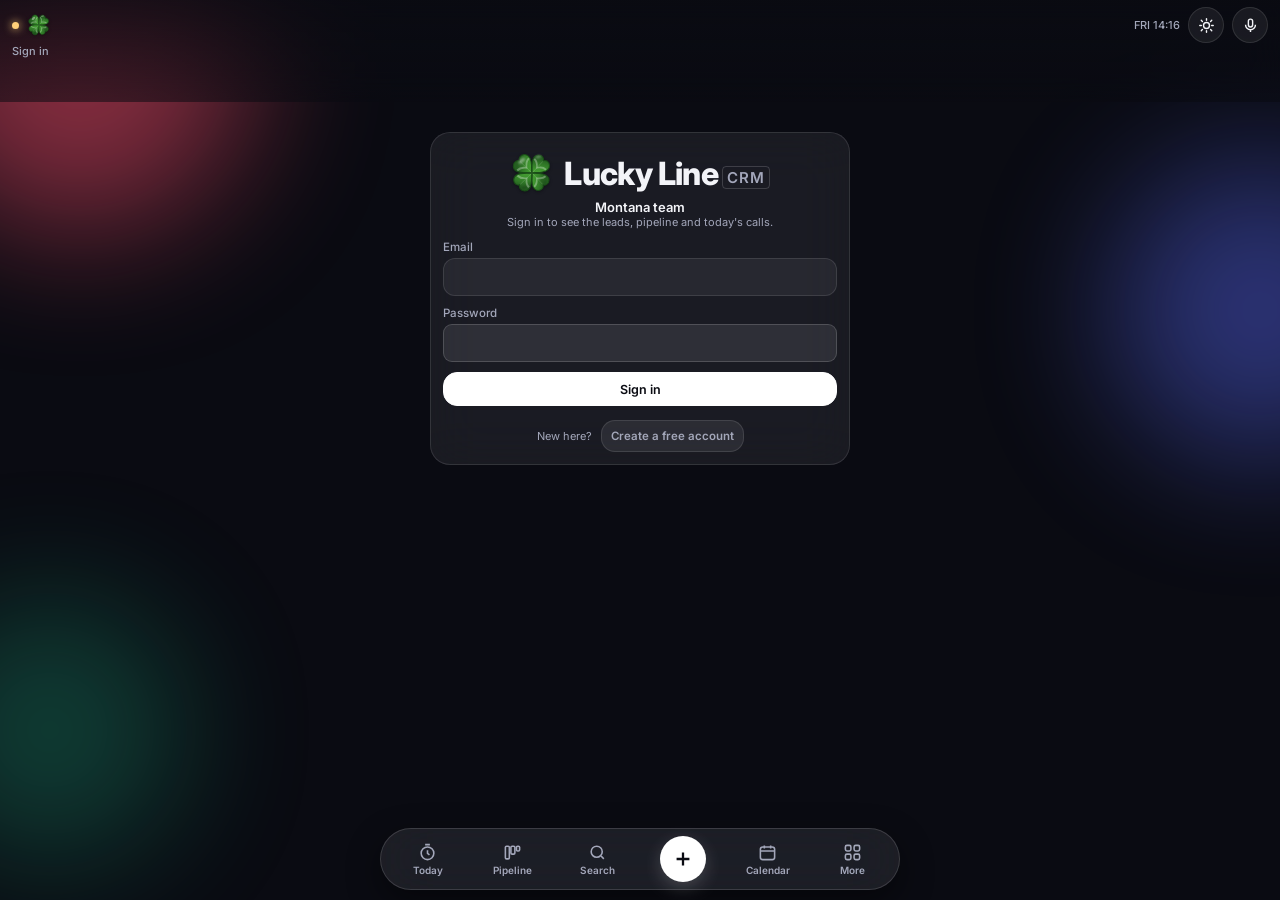
<file: index.html>
<!DOCTYPE html>
<html lang="en">
<head>
<meta charset="utf-8">
<meta name="robots" content="noindex,nofollow">
<meta name="viewport" content="width=device-width,initial-scale=1,viewport-fit=cover">
<title>Lucky Line CRM</title>
<meta name="theme-color" content="#0a0b12">
<link rel="manifest" href="manifest.webmanifest">
<meta name="apple-mobile-web-app-capable" content="yes">
<meta name="mobile-web-app-capable" content="yes">
<meta name="apple-mobile-web-app-status-bar-style" content="black-translucent">
<meta name="apple-mobile-web-app-title" content="Lucky Line">
<link rel="apple-touch-icon" href="icons/icon-180.png">
<link rel="icon" href="icons/icon-192.png">
<script>try{const m=localStorage.getItem('llcrm.theme')||'night';if(m==='day'||(m==='auto'&&matchMedia('(prefers-color-scheme: light)').matches))document.documentElement.classList.add('daymode')}catch(e){}</script>
<script>window.BRAND=/(^|\.)clvrcrm\.com$/.test(location.hostname)?'CLVR':'Lucky Line';if(BRAND==='CLVR'){document.title='CLVR CRM';document.querySelector('meta[name=apple-mobile-web-app-title]')?.setAttribute('content','CLVR')}</script>
<link rel="stylesheet" href="x.css?v=20261106a">
<link rel="preconnect" href="https://fonts.googleapis.com">
<link href="https://fonts.googleapis.com/css2?family=Inter:wght@400;500;600&family=JetBrains+Mono:wght@500&display=swap" rel="stylesheet">
<style>
/* App shell: top bar, scrolling content and the floating menu are stacked flex rows, so nothing ever sits on top of content. */
:root{--bg:#06080c;--panel:#0e1219;--panel2:#141a23;--border:#1b2230;--border2:#263042;--text:#e9eef6;--muted:#7c879a;--faint:#556073;--accent:#3ee0a1;--accent-bg:#0f2a20;--red:#ff4d4d;--red-bg:#2a1013;--amber:#ffc53d;--amber-bg:#2a2210;--green:#3ee0a1;--green-bg:#0f2a20;--blue:#6aa8ff}
*{box-sizing:border-box;-webkit-tap-highlight-color:transparent}
html,body{margin:0;height:100%;overflow:hidden;background:var(--bg);color:var(--text);font:13px/1.4 Inter,system-ui,-apple-system,sans-serif;-webkit-font-smoothing:antialiased}
body{display:flex;flex-direction:column;height:100dvh}
button,input,select,textarea{font:inherit;color:inherit}
a{color:inherit;text-decoration:none}
.mono{font-family:'JetBrains Mono',ui-monospace,monospace}
.top{flex:none;position:relative;z-index:30;background:var(--bg);padding:calc(env(safe-area-inset-top) + 6px) 12px 0}
.toprow{display:flex;align-items:center;gap:8px;min-height:38px}
.brand{flex:1;min-width:0;display:flex;align-items:center;gap:8px;font:600 12.5px 'JetBrains Mono',monospace;letter-spacing:.12em;color:var(--accent);text-transform:uppercase}
.dot{width:7px;height:7px;border-radius:50%;background:var(--green);box-shadow:0 0 8px var(--green);flex:none}
.dot.off{background:var(--amber);box-shadow:0 0 8px var(--amber)}
.status{font:500 10.5px 'JetBrains Mono',monospace;color:var(--muted);letter-spacing:.04em;white-space:nowrap;overflow:hidden;text-overflow:ellipsis;padding:0 0 6px;text-transform:uppercase}
.ib{width:36px;height:36px;border-radius:10px;border:1px solid var(--border);background:var(--panel);display:grid;place-items:center;cursor:pointer;flex:none}
.ib svg{width:17px;height:17px}
/* urgency orbs: glow grows green → yellow → red → hot red */
.orbs{display:flex;gap:10px;overflow-x:auto;padding:8px 2px 12px;scrollbar-width:none;border-bottom:1px solid var(--border)}
.orbs::-webkit-scrollbar{display:none}
.orb{flex:none;width:60px;text-align:center;font:600 9.5px 'JetBrains Mono',monospace;letter-spacing:.04em;color:var(--muted);text-transform:uppercase;cursor:pointer;background:none;border:0;padding:6px 0 0}
.orb i{display:grid;place-items:center;width:50px;height:50px;border-radius:50%;margin:0 auto 6px;font:700 12px 'JetBrains Mono',monospace;font-style:normal;color:#fff;background:#0b0f15}
.orb span{display:block;white-space:nowrap;overflow:hidden;text-overflow:ellipsis}
.og i{border:2px solid var(--green);box-shadow:0 0 6px rgba(62,224,161,.45)}
.oy i{border:2px solid var(--amber);box-shadow:0 0 10px rgba(255,197,61,.7),0 0 18px rgba(255,197,61,.3)}
.or i{border:2.5px solid var(--red);box-shadow:0 0 12px rgba(255,77,77,.85),0 0 24px rgba(255,77,77,.45)}
.orr i{border:3px solid #ff2d55;box-shadow:0 0 14px #ff2d55,0 0 30px rgba(255,45,85,.7),0 0 50px rgba(255,45,85,.35);animation:throb 1.4s ease-in-out infinite}
@keyframes throb{50%{box-shadow:0 0 20px #ff2d55,0 0 44px rgba(255,45,85,.85),0 0 70px rgba(255,45,85,.45)}}
@media (prefers-reduced-motion:reduce){.orr i,.late3{animation:none}}
#scroll{flex:1;min-height:0;overflow-y:auto;-webkit-overflow-scrolling:touch;overscroll-behavior:contain}
main{max-width:820px;margin:0 auto;padding:12px 12px 20px}
h2{font:600 10.5px 'JetBrains Mono',monospace;letter-spacing:.1em;text-transform:uppercase;color:var(--muted);margin:16px 2px 8px;display:flex;justify-content:space-between;align-items:center}
h2 .n{color:var(--faint)}
.card{background:var(--panel);border:1px solid var(--border);border-radius:14px;padding:11px}
.stack>*+*{margin-top:8px}
.grid{display:grid;grid-template-columns:repeat(2,minmax(0,1fr));gap:8px}
.w2{grid-column:1/-1}
.grid2{display:grid;grid-template-columns:repeat(2,minmax(0,1fr));gap:8px}
@media (min-width:700px){.grid{grid-template-columns:repeat(3,minmax(0,1fr))}}
.row{display:flex;align-items:center;gap:8px}
.grow{flex:1;min-width:0}
.t{font-weight:600;font-size:13px;line-height:1.25;overflow-wrap:anywhere}
.s{font-size:11px;color:var(--muted);overflow-wrap:anywhere;line-height:1.35}
.k{font:600 9.5px 'JetBrains Mono',monospace;letter-spacing:.1em;text-transform:uppercase;color:var(--muted)}
.v{font:700 22px 'JetBrains Mono',monospace;letter-spacing:-.02em;margin-top:2px}
.tag{font:700 10px 'JetBrains Mono',monospace;letter-spacing:.06em;text-transform:uppercase;margin-top:6px;display:block}
.pill{display:inline-flex;align-items:center;gap:4px;font:600 10px 'JetBrains Mono',monospace;letter-spacing:.05em;text-transform:uppercase;padding:2px 7px;border-radius:6px;background:var(--panel2);color:var(--muted);white-space:nowrap}
.pill.red{background:var(--red-bg);color:var(--red)}.pill.amber{background:var(--amber-bg);color:var(--amber)}.pill.green{background:var(--green-bg);color:var(--green)}.pill.acc{background:var(--accent-bg);color:var(--accent)}
.clock{font:700 26px 'JetBrains Mono',monospace;letter-spacing:-.02em;margin:6px 0 6px;color:var(--amber)}
.clock.late{color:var(--red);text-shadow:0 0 14px rgba(255,77,77,.55)}
.bar{height:3px;border-radius:2px;background:var(--panel2);overflow:hidden}.bar>i{display:block;height:3px;background:var(--amber)}
.bar.late>i{background:var(--red);box-shadow:0 0 8px var(--red)}
.btns{display:flex;gap:6px;flex-wrap:wrap;margin-top:10px}
.b{min-height:34px;padding:0 11px;border-radius:9px;border:1px solid var(--border2);background:var(--panel2);display:inline-flex;align-items:center;justify-content:center;gap:5px;cursor:pointer;font-weight:600;font-size:12px;text-align:center}
.b.p{background:var(--accent);border-color:var(--accent);color:#03140d;box-shadow:0 0 14px rgba(62,224,161,.35)}
.b.sm{min-height:32px;padding:0 9px;font-size:11.5px}
.b.ic{width:34px;padding:0}
.b svg{width:14px;height:14px}
.b.f{flex:1 1 110px}
.stat .v{font-size:24px}
.task{display:flex;gap:8px;align-items:flex-start;padding:10px 0;border-top:1px solid var(--border)}
.task:first-child{border-top:0;padding-top:0}
.chk{width:22px;height:22px;border-radius:7px;border:1.5px solid var(--faint);background:transparent;flex:none;cursor:pointer;display:grid;place-items:center;padding:0}
.chk svg{width:13px;height:13px;opacity:0}.chk.on{background:var(--accent);border-color:var(--accent);color:#03140d}.chk.on svg{opacity:1}
.acts{display:flex;gap:5px;margin-top:8px;flex-wrap:wrap}
/* floating frosted menu (in its own row, so it never covers content) */
.nav{flex:none;position:relative;z-index:20;padding:6px 14px calc(env(safe-area-inset-bottom) + 10px);background:var(--bg)}
.nav>div{max-width:520px;margin:0 auto;height:62px;border-radius:31px;background:rgba(22,28,38,.72);backdrop-filter:blur(22px) saturate(1.4);-webkit-backdrop-filter:blur(22px) saturate(1.4);border:1px solid rgba(255,255,255,.08);box-shadow:0 10px 30px rgba(0,0,0,.55);display:grid;grid-template-columns:repeat(6,1fr);align-items:center;padding:0 4px}
.nav a{display:flex;flex-direction:column;align-items:center;justify-content:center;gap:2px;font:600 9px 'JetBrains Mono',monospace;letter-spacing:.08em;text-transform:uppercase;color:var(--muted);height:52px;border-radius:26px}
.nav a.on{color:var(--accent);text-shadow:0 0 10px rgba(62,224,161,.7)}
.nav a.on svg{filter:drop-shadow(0 0 6px rgba(62,224,161,.8))}
.nav svg{width:19px;height:19px}
.nav a.plus{width:46px;height:46px;margin:0 auto;border-radius:50%;background:var(--accent);color:#03140d;box-shadow:0 0 18px rgba(62,224,161,.6)}
.nav a.plus svg{width:22px;height:22px}
.chips{display:flex;gap:6px;overflow-x:auto;padding-bottom:4px;scrollbar-width:none}.chips::-webkit-scrollbar{display:none}
.chip{flex:none;min-height:32px;padding:0 11px;border-radius:16px;border:1px solid var(--border2);background:var(--panel);font:600 10.5px 'JetBrains Mono',monospace;letter-spacing:.05em;text-transform:uppercase;cursor:pointer;white-space:nowrap;color:var(--muted)}
.chip.on{background:var(--accent-bg);color:var(--accent);border-color:var(--accent);box-shadow:0 0 10px rgba(62,224,161,.3)}
.risk{height:3px;border-radius:2px;background:var(--panel2);margin-top:8px;overflow:hidden}.risk>i{display:block;height:3px}
input[type=text],input[type=tel],input[type=email],input[type=number],input[type=search],input[type=date],select,textarea{width:100%;min-height:38px;border-radius:9px;border:1px solid var(--border2);background:var(--panel2);padding:8px 10px;outline:none;font-size:13px}
input:focus,select:focus,textarea:focus{border-color:var(--accent);box-shadow:0 0 0 3px rgba(62,224,161,.15)}
input[type=file]{width:100%;font-size:12px}
textarea{min-height:80px;resize:vertical}
label.f{display:block;font:600 9.5px 'JetBrains Mono',monospace;letter-spacing:.1em;text-transform:uppercase;color:var(--muted);margin:10px 0 4px}
.empty{color:var(--muted);font-size:12px;padding:4px 0}
.thumbs{display:grid;grid-template-columns:repeat(4,minmax(0,1fr));gap:5px;margin-top:8px}.thumbs img{width:100%;aspect-ratio:4/3;object-fit:cover;border-radius:6px;display:block;background:var(--panel2)}
.prog{font:500 11.5px 'JetBrains Mono',monospace;color:var(--muted);white-space:pre-wrap}
.sec{margin-top:12px;padding-top:10px;border-top:1px solid var(--border)}
.find{padding:7px 0;border-top:1px solid var(--border)}.find:first-child{border-top:0}
.note{padding:8px 0;border-top:1px solid var(--border)}.note:first-child{border-top:0}
.hide{display:none!important}
/* escalation: each day late it gets bigger, redder, louder */
.late1{border-color:rgba(255,197,61,.6)!important;box-shadow:0 0 12px rgba(255,197,61,.15)}
.late2{border-color:rgba(255,77,77,.75)!important;background:linear-gradient(180deg,#1d0d10,var(--panel))!important;box-shadow:0 0 16px rgba(255,77,77,.25)}.late2 .t{font-size:14.5px!important}
.late3{border:1.5px solid #ff2d55!important;background:linear-gradient(180deg,#2a0b12,var(--panel))!important;box-shadow:0 0 22px rgba(255,45,85,.4);animation:pulse 1.6s ease-in-out infinite}.late3 .t{font-size:16px!important}
@keyframes pulse{50%{box-shadow:0 0 34px rgba(255,45,85,.65)}}
.alarm{border:1px solid rgba(255,77,77,.6);background:linear-gradient(90deg,#2a0b12,#1a0d10);border-radius:14px;padding:11px 12px;box-shadow:0 0 20px rgba(255,77,77,.2)}
.alarm .big{font:700 15px 'JetBrains Mono',monospace;letter-spacing:.04em;color:#ff6b6b;text-transform:uppercase}
.alarm .sub{font-size:11px;color:#d79a9a;margin-top:2px}
.latetag{color:var(--red)}
.est{margin-top:8px}.lines{width:100%;border-collapse:collapse;table-layout:fixed;margin-top:8px}
.lines td{padding:3px 2px;vertical-align:top}.lines input{min-height:34px;padding:5px 7px;font-size:12px}

.logo{width:24px;height:24px;flex:none;filter:drop-shadow(0 1px 1.5px rgba(0,0,0,.35))}
.wm{display:inline-flex;align-items:baseline;gap:1px;font:800 17px Inter,sans-serif;letter-spacing:-.035em;text-transform:none}
.wm b{font-weight:800;background:linear-gradient(90deg,#d4ff3a,#2fe0a0);-webkit-background-clip:text;background-clip:text;color:transparent;filter:drop-shadow(0 0 8px rgba(120,240,120,.35))}
.wm i{font:700 11px 'JetBrains Mono',monospace;font-style:normal;letter-spacing:.14em;color:var(--text);margin-left:3px;padding:1px 4px;border:1px solid var(--border2);border-radius:4px;transform:translateY(-2px)}
.vt{font:600 12.5px 'JetBrains Mono',monospace;letter-spacing:.12em;color:var(--accent);text-transform:uppercase}
.hero{display:flex;align-items:center;gap:10px;justify-content:center;margin:6px 0 4px}.hero .logo{width:44px;height:44px}.hero .wm{font-size:32px}.hero .wm i{font-size:15px}
.tot{font:700 18px 'JetBrains Mono',monospace;color:var(--accent)}

/* ===== Aurora Glass skin ===== */
:root{--bg:#0a0b12;--panel:rgba(255,255,255,.065);--panel2:rgba(255,255,255,.09);--border:rgba(255,255,255,.11);--border2:rgba(255,255,255,.16);--text:#f3f4f8;--muted:#a3a7ba;--faint:#6f7387;--accent:#7ee8b4;--accent-bg:rgba(126,232,180,.14);--red:#ff7d8f;--red-bg:rgba(255,77,109,.16);--amber:#ffd07a;--amber-bg:rgba(255,190,90,.15);--green:#7ee8b4;--green-bg:rgba(126,232,180,.14)}
html,body{font:13.5px/1.42 Inter,system-ui,-apple-system,sans-serif;background:var(--bg)}
#aurora{position:fixed;inset:0;z-index:0;pointer-events:none;overflow:hidden}
#aurora i{position:absolute;border-radius:50%;filter:blur(70px);opacity:.5;transition:opacity 1s,background 1s}
#aurora .a1{width:340px;height:340px;top:-110px;left:-90px;background:var(--glow1,#ff4f6d)}
#aurora .a2{width:300px;height:300px;top:160px;right:-130px;background:#5b6cff;opacity:.42}
#aurora .a3{width:260px;height:260px;bottom:40px;left:-80px;background:#21c995;opacity:.28}
.top,#scroll,.nav{position:relative;z-index:1;background:transparent}
.top{background:linear-gradient(180deg,rgba(10,11,18,.85),rgba(10,11,18,.55));backdrop-filter:blur(18px);-webkit-backdrop-filter:blur(18px);border:0}
.brand{font:600 13px Inter;letter-spacing:0;text-transform:none;color:var(--text)}
.wm{font:700 15px Inter;letter-spacing:-.02em}.wm b{background:none;-webkit-background-clip:initial;background-clip:initial;color:var(--text);filter:none}.wm i{font:600 10px Inter;letter-spacing:.06em;border-color:var(--border2);color:var(--muted)}
.vt{font:600 15px Inter;letter-spacing:-.01em;color:var(--text);text-transform:none}
.logo{filter:drop-shadow(0 1px 1.5px rgba(0,0,0,.35))}
.status{font:500 11px Inter;letter-spacing:0;text-transform:none;color:var(--muted)}
#clockTop{font:500 11px Inter!important;letter-spacing:0!important;text-transform:none}
.ib{background:var(--panel);border-color:var(--border);border-radius:50%;backdrop-filter:blur(20px)}
.orbs{border-bottom:0;gap:12px;padding:10px 4px 14px;align-items:flex-end}
.orb{width:auto;min-width:58px;font:600 10.5px Inter;letter-spacing:0;text-transform:none;color:var(--muted)}
.orb i{font:700 12px Inter;background:rgba(255,255,255,.06);backdrop-filter:blur(16px);transition:all .4s}
.og i{width:44px;height:44px;border:2px solid rgba(126,232,180,.55);box-shadow:0 0 8px rgba(126,232,180,.25);color:#cfeee0}
.oy i{width:52px;height:52px;border:2.5px solid #ffd07a;box-shadow:0 0 14px rgba(255,208,122,.55),0 0 26px rgba(255,208,122,.25);color:#ffe4ad}
.or i{width:60px;height:60px;border:3px solid #ff6b81;box-shadow:0 0 18px rgba(255,107,129,.8),0 0 36px rgba(255,107,129,.4);color:#fff;font-size:13px}
.or2 i{width:68px;height:68px;border:3px solid #ff4d6d;background:rgba(255,77,109,.18);box-shadow:0 0 22px #ff4d6d,0 0 46px rgba(255,77,109,.55);color:#fff;font-size:14px;animation:throb 1.6s ease-in-out infinite}
.orr i{width:78px;height:78px;border:3.5px solid #ff3355;background:rgba(255,51,85,.26);box-shadow:0 0 26px #ff3355,0 0 60px rgba(255,51,85,.7),0 0 90px rgba(255,51,85,.35);color:#fff;font-size:15px;animation:throb 1.2s ease-in-out infinite}
.or span,.or2 span,.orr span{color:#ffb3be;font-weight:700}
@keyframes throb{50%{transform:scale(1.04);filter:brightness(1.25)}}
main{padding:6px 14px 20px}
h2{font:600 12.5px Inter;letter-spacing:0;text-transform:none;color:var(--muted);margin:18px 4px 8px}
h2 .n{color:var(--faint);font:500 12px Inter}
.card{background:var(--panel);border:1px solid var(--border);border-radius:20px;padding:12px;backdrop-filter:blur(24px) saturate(1.3);-webkit-backdrop-filter:blur(24px) saturate(1.3)}
.k{font:500 11.5px Inter;letter-spacing:0;text-transform:none;color:var(--muted)}
.v{font:700 26px Inter;letter-spacing:-.04em}
.tag{font:600 11px Inter;letter-spacing:0;text-transform:none}
.pill{font:600 10.5px Inter;letter-spacing:0;text-transform:none;border-radius:20px;padding:3px 9px}
.clock{font:700 28px Inter;letter-spacing:-.045em;margin:6px 0 4px;color:var(--text)}
.clock.late{color:var(--red);text-shadow:none}
.bar,.risk{height:4px;border-radius:2px;background:rgba(255,255,255,.08)}.bar>i,.risk>i{height:4px;border-radius:2px}
.b{border-radius:14px;background:rgba(255,255,255,.08);border-color:var(--border);font:600 12.5px Inter}
.b.p{background:#fff;border-color:#fff;color:#0a0b12;box-shadow:none}
.b.ic{border-radius:50%;width:36px;min-height:36px}
.chk{border-radius:50%;border-color:rgba(255,255,255,.3)}
.chk.on{background:var(--accent);border-color:var(--accent);color:#0a0b12}
.nav{background:transparent;padding:6px 16px calc(env(safe-area-inset-bottom) + 10px)}
.nav>div{background:rgba(255,255,255,.08);border:1px solid rgba(255,255,255,.14);backdrop-filter:blur(30px) saturate(1.5);-webkit-backdrop-filter:blur(30px) saturate(1.5);box-shadow:0 12px 34px rgba(0,0,0,.45)}
.nav a{font:600 10px Inter;letter-spacing:0;text-transform:none;color:var(--muted)}
.nav a.on{color:#fff;text-shadow:none}.nav a.on svg{filter:none}
.nav a.plus{background:#fff;color:#0a0b12;box-shadow:0 6px 18px rgba(255,255,255,.18)}
.chip{font:600 11.5px Inter;letter-spacing:0;text-transform:none;background:var(--panel);border-color:var(--border);color:var(--muted);backdrop-filter:blur(16px)}
.chip.on{background:#fff;color:#0a0b12;border-color:#fff;box-shadow:none}
input[type=text],input[type=tel],input[type=email],input[type=number],input[type=search],input[type=date],input[type=password],select,textarea{background:rgba(255,255,255,.06);border-color:var(--border);border-radius:12px}
input[type=date]{-webkit-appearance:none;appearance:none;display:block;min-width:0;max-width:100%;text-align:left}
label.f{font:500 11.5px Inter;letter-spacing:0;text-transform:none;color:var(--muted)}
.alarm{background:linear-gradient(135deg,rgba(255,77,109,.28),rgba(255,77,109,.1));border:1px solid rgba(255,107,129,.45);border-radius:20px;box-shadow:none;backdrop-filter:blur(20px)}
.alarm .big{font:700 17px Inter;letter-spacing:-.02em;text-transform:none;color:#fff}
.alarm .sub{color:#ffc2cb}
.late1{border-color:rgba(255,208,122,.55)!important;box-shadow:none}
.late2{border-color:rgba(255,107,129,.7)!important;background:rgba(255,77,109,.14)!important;box-shadow:0 0 22px rgba(255,77,109,.18)}
.late3{border:1.5px solid #ff4d6d!important;background:rgba(255,77,109,.22)!important;box-shadow:0 0 30px rgba(255,77,109,.35)}
.ptile .nm{font:600 13px Inter;line-height:1.25;display:-webkit-box;-webkit-line-clamp:2;-webkit-box-orient:vertical;overflow:hidden}
.grid .card>.row .t{overflow-wrap:anywhere;display:-webkit-box;-webkit-line-clamp:3;-webkit-box-orient:vertical;overflow:hidden}.ptile .tm{font:700 27px Inter;letter-spacing:-.045em;margin:6px 0 2px}
.tot{font:700 20px Inter;color:var(--text)}
.hello{font:700 26px Inter;letter-spacing:-.04em;line-height:1.1;margin:4px 4px 2px}

/* view-only team members: no edit controls */
body.ro .chk,body.ro .nav a.plus,body.ro button.b,body.ro #rflBtn,body.ro a[href^="#inspect-"],body.ro a.b.p[href^="#job-"]:not(.keep){display:none!important}
body.ro input:not([type=search]):not([type=email]):not([type=password]),body.ro select,body.ro textarea{pointer-events:none;opacity:.75}
body.ro .ro-note{display:block!important}
body.cr .cr-note{display:block!important}
.nx{display:block;margin-top:6px;font-size:12px;line-height:1.4;color:var(--text);white-space:pre-wrap;overflow-wrap:anywhere;cursor:pointer;text-align:left;background:none;border:0;padding:0;font-family:inherit;width:100%}
.nx b{font-weight:600;color:var(--muted);font-size:10px;letter-spacing:.06em;text-transform:uppercase;display:block;margin-bottom:2px}
.nx>span{display:-webkit-box;-webkit-line-clamp:3;-webkit-box-orient:vertical;overflow:hidden}
.nx:after{content:'Tap for full notes ›';display:block;margin-top:3px;font-size:10px;color:var(--muted)}
#nsheet{position:fixed;inset:0;z-index:90;display:none;background:rgba(0,0,0,.55);backdrop-filter:blur(6px);-webkit-backdrop-filter:blur(6px)}
#nsheet.on{display:flex;align-items:flex-end;justify-content:center}
#nsheet .pn{width:100%;max-width:560px;max-height:86vh;overflow:auto;background:rgba(20,24,34,.97);border:1px solid rgba(255,255,255,.12);border-radius:22px 22px 0 0;padding:16px 16px calc(20px + env(safe-area-inset-bottom))}
#nsheet .hd{display:flex;align-items:flex-start;gap:10px;position:sticky;top:-16px;background:rgba(20,24,34,.97);padding:4px 0 10px;margin-top:-4px}
#nsheet .hd .t{flex:1;font-size:17px}
#nsheet .blk{margin-top:12px}#nsheet .blk>b{display:block;font-size:10px;letter-spacing:.06em;text-transform:uppercase;color:var(--muted);margin-bottom:4px;font-weight:600}
#nsheet .txt{white-space:pre-wrap;overflow-wrap:anywhere;font-size:14px;line-height:1.45}
/* long text: 3 lines then …, tap for the whole note */
.cl3{display:-webkit-box;-webkit-line-clamp:3;-webkit-box-orient:vertical;overflow:hidden}
.cl3.cut{cursor:pointer}
textarea.fit{resize:none;overflow:hidden;line-height:1.4;min-height:0}
.fitw{position:relative;display:block}.fitw.more:after{content:'…  more';position:absolute;right:6px;bottom:5px;padding:1px 8px;border-radius:9px;font:600 11px Inter;color:var(--text);background:rgba(30,36,50,.95);pointer-events:none}
body.ro textarea.fit{pointer-events:auto!important}
#tsheet{position:fixed;inset:0;z-index:95;display:none;background:rgba(0,0,0,.55);backdrop-filter:blur(6px);-webkit-backdrop-filter:blur(6px)}
#tsheet.on{display:flex;align-items:flex-end;justify-content:center}
#tsheet .pn{width:100%;max-width:560px;max-height:86vh;overflow:auto;background:rgba(20,24,34,.97);border:1px solid rgba(255,255,255,.12);border-radius:22px 22px 0 0;padding:16px 16px calc(20px + env(safe-area-inset-bottom))}
#tsheet .txt{white-space:pre-wrap;overflow-wrap:anywhere;font-size:15px;line-height:1.5;margin-top:10px}
#tsheet textarea{min-height:40vh;margin-top:10px;font-size:15px;line-height:1.5}
body.ro .nav>div{grid-template-columns:repeat(5,1fr)}
body.ro button.b.vp{display:inline-flex!important}
.step{display:flex;gap:10px;align-items:flex-start;margin-top:12px}.step>.n{flex:none;width:26px;height:26px;border-radius:50%;display:grid;place-items:center;font:700 12px Inter;background:rgba(255,255,255,.1);color:var(--muted)}.step.done>.n{background:var(--green);color:#03140d}.step.now>.n{background:#fff;color:#0a0b12}.step .grow{min-width:0}
.b.big{min-height:48px;font-size:14.5px;width:100%}
.sendurl{display:block;overflow-wrap:anywhere;font-size:12px;padding:8px 10px;border-radius:10px;background:rgba(255,255,255,.06);margin-top:8px}
body.ro button.b.keep{display:inline-flex!important}
.ro-note,.cr-note{display:none;font:600 11px Inter;color:var(--amber);margin:0 4px 10px}

/* ===== Day mode (white background). Toggle: sun/moon button in the top bar. ===== */
html.daymode{--bg:#f4f6f9;--panel:rgba(255,255,255,.82);--panel2:#fff;--border:rgba(15,23,42,.09);--border2:rgba(15,23,42,.16);--text:#0f1520;--muted:#5b6476;--faint:#8a93a5;--accent:#0f9d63;--accent-bg:rgba(15,157,99,.1);--red:#e11d48;--red-bg:rgba(225,29,72,.08);--amber:#b7791f;--amber-bg:rgba(183,121,31,.1);--green:#0f9d63;--green-bg:rgba(15,157,99,.1);color-scheme:light}
html.daymode #aurora i{opacity:.16;filter:blur(90px)}
html.daymode .top{background:linear-gradient(180deg,rgba(244,246,249,.94),rgba(244,246,249,.75))}
html.daymode .card{box-shadow:0 1px 2px rgba(15,23,42,.05),0 6px 18px rgba(15,23,42,.05)}
html.daymode .orb i{background:#fff;color:#0f1520}
html.daymode .og i{border-color:#18b277;box-shadow:0 0 8px rgba(24,178,119,.3);color:#0d5c3e}
html.daymode .oy i{border-color:#e0a12b;box-shadow:0 0 12px rgba(224,161,43,.45);color:#7a5206}
html.daymode .or i,html.daymode .or2 i,html.daymode .orr i{color:#9f1239;background:#fff}
html.daymode .or span,html.daymode .or2 span,html.daymode .orr span{color:#be123c}
html.daymode .bar,html.daymode .risk{background:rgba(15,23,42,.08)}
html.daymode .b{background:rgba(15,23,42,.05)}
html.daymode .b.p,html.daymode .chip.on,html.daymode .day.on{background:#0f1520;border-color:#0f1520;color:#fff}
html.daymode .day.on b{color:#fff}
html.daymode .chk{border-color:rgba(15,23,42,.3)}
html.daymode .nav>div{background:rgba(255,255,255,.85);border-color:rgba(15,23,42,.1);box-shadow:0 10px 30px rgba(15,23,42,.14)}
html.daymode .nav a.on{color:#0f1520}
html.daymode .nav a.plus{background:#0f1520;color:#fff;box-shadow:0 6px 18px rgba(15,23,42,.25)}
html.daymode input[type=text],html.daymode input[type=tel],html.daymode input[type=email],html.daymode input[type=number],html.daymode input[type=search],html.daymode input[type=date],html.daymode input[type=password],html.daymode select,html.daymode textarea{background:#fff}
html.daymode .alarm{background:linear-gradient(135deg,rgba(225,29,72,.12),rgba(225,29,72,.04));border-color:rgba(225,29,72,.35)}
html.daymode .alarm .big{color:#9f1239}html.daymode .alarm .sub{color:#be123c}
html.daymode .late2{background:rgba(225,29,72,.06)!important}html.daymode .late3{background:rgba(225,29,72,.1)!important}
html.daymode #nsheet .pn,html.daymode #nsheet .hd,html.daymode #tsheet .pn{background:rgba(255,255,255,.98);border-color:rgba(15,23,42,.1)}
html.daymode .fitw.more:after{background:rgba(255,255,255,.95)}
html.daymode .clock{color:#0f1520}
html.daymode .hello{color:#0f1520}
.ib.thm svg{width:17px;height:17px}
@media (max-width:400px){#clockTop{display:none!important}}

/* day view: pink and red washes become light green */
html.daymode #aurora .a1{background:#7ee8b4!important}
html.daymode #aurora .a2{background:#a7f3d0}
html.daymode .alarm{background:linear-gradient(135deg,rgba(52,211,153,.18),rgba(52,211,153,.06));border-color:rgba(16,185,129,.45)}
html.daymode .alarm .big{color:#065f46}html.daymode .alarm .sub{color:#047857}
html.daymode .late1{border-color:rgba(16,185,129,.55)!important}
html.daymode .late2{background:rgba(52,211,153,.12)!important;border-color:rgba(16,185,129,.6)!important;box-shadow:0 0 18px rgba(52,211,153,.2)}
html.daymode .late3{background:rgba(52,211,153,.18)!important;border-color:#10b981!important;box-shadow:0 0 24px rgba(52,211,153,.3)}
html.daymode{--red:#059669;--red-bg:rgba(52,211,153,.14)}
html.daymode .tick .dn{color:#e11d48}
html.daymode .top{background:linear-gradient(180deg,rgba(240,253,246,.95),rgba(244,246,249,.78))}

/* room for the glow so it isn't boxed in */
.orbs{padding:22px 22px 20px;margin:-4px -18px -8px;align-items:center;-webkit-mask:linear-gradient(90deg,transparent,#000 22px calc(100% - 22px),transparent),linear-gradient(transparent,#000 16px calc(100% - 16px),transparent);-webkit-mask-composite:source-in;mask:linear-gradient(90deg,transparent,#000 22px calc(100% - 22px),transparent),linear-gradient(transparent,#000 16px calc(100% - 16px),transparent);mask-composite:intersect}
/* clock rings: ring sweeps around like a clock, green → yellow → red; overdue = full ring, bigger, brighter, faster pulse */
@property --pp{syntax:'<number>';inherits:false;initial-value:0}
@property --rot{syntax:'<angle>';inherits:false;initial-value:0deg}
.orb.clk i{position:relative;width:var(--s);height:var(--s);border:0;color:#fff;background:rgba(255,255,255,.05);box-shadow:0 0 var(--g) color-mix(in srgb,var(--c) 70%,transparent),inset 0 0 calc(var(--g)/2) color-mix(in srgb,var(--c) 25%,transparent);transition:width .6s,height .6s,box-shadow .6s;animation:none;filter:none;transform:none;font-size:calc(var(--s)/4.6)}
.orb.clk i::before{content:'';position:absolute;inset:0;border-radius:50%;--pp:var(--p);background:conic-gradient(var(--c) calc(var(--pp)*1%),rgba(255,255,255,.1) 0);-webkit-mask:radial-gradient(farthest-side,transparent calc(100% - 4px),#000 calc(100% - 3.5px));mask:radial-gradient(farthest-side,transparent calc(100% - 4px),#000 calc(100% - 3.5px));animation:sweep 1.4s cubic-bezier(.2,.8,.2,1) both}
@keyframes sweep{from{--pp:0}}
/* clock hand: bright tip riding the edge of the ring */
.orb.clk i::after{content:'';position:absolute;inset:0;border-radius:50%;background:conic-gradient(from var(--rot),transparent 0 82%,color-mix(in srgb,var(--c) 40%,#fff) 97%,transparent 100%);-webkit-mask:radial-gradient(farthest-side,transparent calc(100% - 4px),#000 calc(100% - 3.5px));mask:radial-gradient(farthest-side,transparent calc(100% - 4px),#000 calc(100% - 3.5px));opacity:.85;animation:hand 4s linear infinite}
.orb.clk.late i::after{animation-duration:calc(var(--spd)*2.2)}
@keyframes hand{to{--rot:360deg}}
.orb.clk.pulse i{animation:beat var(--spd) ease-in-out infinite}
@keyframes beat{50%{transform:scale(1.06);box-shadow:0 0 calc(var(--g)*1.3) var(--c),inset 0 0 var(--g) color-mix(in srgb,var(--c) 40%,transparent)}}
.orb.clk span{color:var(--muted);font-weight:600}
.orb.clk.late span{color:color-mix(in srgb,var(--c) 55%,#fff);font-weight:700}
html.daymode .orb.clk i{background:#fff;color:#0f1520}
html.daymode .orb.clk.late i{color:#9f1239}
html.daymode .orb.clk.late span{color:#be123c}
:root{--orb-red:#ff4d5e;--orb-yellow:#ffd07a;--orb-green:#7ee8b4}
html.daymode{--orb-red:#e11d48;--orb-yellow:#eab308;--orb-green:#0f9d63}
html.daymode #aurora .a1{background:var(--glow1)!important}
/* stats & tips stays put; circles scroll underneath it */
.orbs .tick{position:sticky;left:-22px;z-index:5;align-self:stretch;justify-content:center;padding:0 16px 0 22px;margin:-22px 0 -20px -22px;isolation:isolate}
.orbs .tick::before{content:'';position:absolute;inset:0 0 0 -14px;background:var(--bg);filter:blur(8px);z-index:-1}
.orbs .tick .tbox{background:color-mix(in srgb,var(--panel2) 100%,var(--bg))}
html.daymode .orbs .tick::before{background:#f4f8f6}
html.daymode .orbs .tick .tbox{background:#fff}
@media (prefers-reduced-motion:reduce){.orb.clk i,.orb.clk i::before,.orb.clk i::after{animation:none}}
/* ---- cross-device fixes (Nov 5) ---- */
/* url inputs were unstyled, so the link box spilled over the type picker */
input[type=url]{width:100%;min-height:38px;border-radius:12px;border:1px solid var(--border);background:rgba(255,255,255,.06);padding:8px 10px;outline:none;font-size:13px;color:var(--text)}
html.daymode input[type=url]{background:#fff}
/* iPhone zooms the whole page when you tap a box with text under 16px; stop that on phones and iPads */
@media (pointer:coarse){input,select,textarea{font-size:16px!important}}
/* urgency row stays inside the top bar so it never sits over page buttons */
.top .orbs{margin-bottom:0}
/* narrow phones (most Androids are 360-412 wide): tighter top bar so page titles are not cut off */
@media (max-width:400px){.toprow{gap:6px}.toprow .ib{width:34px;height:34px}.vt{font-size:14px!important}}
@media (max-width:370px){.toprow .ib{width:32px;height:32px}.toprow .ib svg{width:16px;height:16px}}
/* iPads: four stat tiles in one row instead of 3 + 1 */
@media (min-width:700px){.grid:has(> .stat:nth-child(4):last-child){grid-template-columns:repeat(4,minmax(0,1fr))}}
/* phones turned sideways: keep buttons clear of the notch */
.top{padding-left:max(12px,env(safe-area-inset-left));padding-right:max(12px,env(safe-area-inset-right))}
main{padding-left:max(14px,env(safe-area-inset-left));padding-right:max(14px,env(safe-area-inset-right))}
</style>
</head>
<body>
<div id="aurora" aria-hidden="true"><i class="a1"></i><i class="a2"></i><i class="a3"></i></div>
<div class="top" id="top"><div class="toprow">
 <a class="ib" id="backBtn" href="#today" aria-label="Back" style="display:none"><svg viewBox="0 0 24 24" fill="none" stroke="currentColor" stroke-width="2"><path d="M15 6l-6 6 6 6"/></svg></a>
 <div class="brand"><span class="dot off" id="live"></span><svg class="logo" viewBox="15 11 90 90" aria-hidden="true"><defs><radialGradient id="lgm1g" gradientUnits="userSpaceOnUse" cx="42" cy="28" r="80"><stop offset="0" stop-color="#a9dd86"/><stop offset=".3" stop-color="#6fbd4a"/><stop offset=".7" stop-color="#3f962f"/><stop offset="1" stop-color="#245f20"/></radialGradient><filter id="lgm1m" x="-50%" y="-50%" width="200%" height="200%"><feGaussianBlur stdDeviation="1.8"/></filter><clipPath id="lgm1c"><path transform="translate(60 56) rotate(-46) scale(1.0)" d="M0 0 C-4 -6 -17 -15 -19.5 -26 C-21.5 -36 -13 -42 -6 -40.5 C-2.6 -39.6 -0.8 -37.6 0 -35.6 C0.8 -37.6 2.6 -39.6 6 -40.5 C13 -42 21.5 -36 19.5 -26 C17 -15 4 -6 0 0z"/><path transform="translate(60 56) rotate(43) scale(0.96)" d="M0 0 C-4 -6 -17 -15 -19.5 -26 C-21.5 -36 -13 -42 -6 -40.5 C-2.6 -39.6 -0.8 -37.6 0 -35.6 C0.8 -37.6 2.6 -39.6 6 -40.5 C13 -42 21.5 -36 19.5 -26 C17 -15 4 -6 0 0z"/><path transform="translate(60 56) rotate(137) scale(0.93)" d="M0 0 C-4 -6 -17 -15 -19.5 -26 C-21.5 -36 -13 -42 -6 -40.5 C-2.6 -39.6 -0.8 -37.6 0 -35.6 C0.8 -37.6 2.6 -39.6 6 -40.5 C13 -42 21.5 -36 19.5 -26 C17 -15 4 -6 0 0z"/><path transform="translate(60 56) rotate(226) scale(0.98)" d="M0 0 C-4 -6 -17 -15 -19.5 -26 C-21.5 -36 -13 -42 -6 -40.5 C-2.6 -39.6 -0.8 -37.6 0 -35.6 C0.8 -37.6 2.6 -39.6 6 -40.5 C13 -42 21.5 -36 19.5 -26 C17 -15 4 -6 0 0z"/></clipPath></defs><path transform="translate(60 56) rotate(-46) scale(1.0)" d="M0 0 C-4 -6 -17 -15 -19.5 -26 C-21.5 -36 -13 -42 -6 -40.5 C-2.6 -39.6 -0.8 -37.6 0 -35.6 C0.8 -37.6 2.6 -39.6 6 -40.5 C13 -42 21.5 -36 19.5 -26 C17 -15 4 -6 0 0z" fill="url(#lgm1g)" stroke="#1a4d18" stroke-width="2.2" stroke-linejoin="round"/><path transform="translate(60 56) rotate(43) scale(0.96)" d="M0 0 C-4 -6 -17 -15 -19.5 -26 C-21.5 -36 -13 -42 -6 -40.5 C-2.6 -39.6 -0.8 -37.6 0 -35.6 C0.8 -37.6 2.6 -39.6 6 -40.5 C13 -42 21.5 -36 19.5 -26 C17 -15 4 -6 0 0z" fill="url(#lgm1g)" stroke="#1a4d18" stroke-width="2.2" stroke-linejoin="round"/><path transform="translate(60 56) rotate(137) scale(0.93)" d="M0 0 C-4 -6 -17 -15 -19.5 -26 C-21.5 -36 -13 -42 -6 -40.5 C-2.6 -39.6 -0.8 -37.6 0 -35.6 C0.8 -37.6 2.6 -39.6 6 -40.5 C13 -42 21.5 -36 19.5 -26 C17 -15 4 -6 0 0z" fill="url(#lgm1g)" stroke="#1a4d18" stroke-width="2.2" stroke-linejoin="round"/><path transform="translate(60 56) rotate(226) scale(0.98)" d="M0 0 C-4 -6 -17 -15 -19.5 -26 C-21.5 -36 -13 -42 -6 -40.5 C-2.6 -39.6 -0.8 -37.6 0 -35.6 C0.8 -37.6 2.6 -39.6 6 -40.5 C13 -42 21.5 -36 19.5 -26 C17 -15 4 -6 0 0z" fill="url(#lgm1g)" stroke="#1a4d18" stroke-width="2.2" stroke-linejoin="round"/><g clip-path="url(#lgm1c)"><path transform="translate(60 56) rotate(-46) scale(1.0)" d="M-17.5 -23.5 Q-7 -23 0 -12.5 Q7 -23 17.5 -23.5 L16.8 -27.6 Q7 -27.4 0 -17.8 Q-7 -27.4 -16.8 -27.6z" fill="#fff" opacity=".3"/><path transform="translate(60 56) rotate(-46) scale(1.0)" d="M0 -2 L0 -34" stroke="#fff" stroke-width="1.2" opacity=".25"/><path transform="translate(60 56) rotate(43) scale(0.96)" d="M-17.5 -23.5 Q-7 -23 0 -12.5 Q7 -23 17.5 -23.5 L16.8 -27.6 Q7 -27.4 0 -17.8 Q-7 -27.4 -16.8 -27.6z" fill="#fff" opacity=".3"/><path transform="translate(60 56) rotate(43) scale(0.96)" d="M0 -2 L0 -34" stroke="#fff" stroke-width="1.2" opacity=".25"/><path transform="translate(60 56) rotate(137) scale(0.93)" d="M-17.5 -23.5 Q-7 -23 0 -12.5 Q7 -23 17.5 -23.5 L16.8 -27.6 Q7 -27.4 0 -17.8 Q-7 -27.4 -16.8 -27.6z" fill="#fff" opacity=".3"/><path transform="translate(60 56) rotate(137) scale(0.93)" d="M0 -2 L0 -34" stroke="#fff" stroke-width="1.2" opacity=".25"/><path transform="translate(60 56) rotate(226) scale(0.98)" d="M-17.5 -23.5 Q-7 -23 0 -12.5 Q7 -23 17.5 -23.5 L16.8 -27.6 Q7 -27.4 0 -17.8 Q-7 -27.4 -16.8 -27.6z" fill="#fff" opacity=".3"/><path transform="translate(60 56) rotate(226) scale(0.98)" d="M0 -2 L0 -34" stroke="#fff" stroke-width="1.2" opacity=".25"/></g><g fill="#fff" filter="url(#lgm1m)"><ellipse cx="39" cy="31" rx="8" ry="4" transform="rotate(-40 39 31)" opacity=".38"/><ellipse cx="73" cy="23" rx="6" ry="2.8" transform="rotate(-14 73 23)" opacity=".28"/></g><g fill="#000" filter="url(#lgm1m)" opacity=".12"><ellipse cx="82" cy="74" rx="9" ry="5" transform="rotate(35 82 74)"/><ellipse cx="44" cy="86" rx="7" ry="4" transform="rotate(-30 44 86)"/></g></svg><span id="title"></span></div><span class="mono" id="clockTop" style="font-size:10.5px;color:var(--muted);letter-spacing:.06em"></span>
 <button class="ib" id="signout" aria-label="Sign out" style="display:none" onclick="signOut()"><svg viewBox="0 0 24 24" fill="none" stroke="currentColor" stroke-width="2"><path d="M15 4h4v16h-4M10 8l-4 4 4 4M6 12h11"/></svg></button><button class="ib thm" id="thmBtn" aria-label="Switch day or night" onclick="toggleTheme()"><svg viewBox="0 0 24 24" fill="none" stroke="currentColor" stroke-width="2" stroke-linecap="round"><g id="thmIco"></g></svg></button><button class="ib" id="micBtn" aria-label="Voice command" onclick="startVoice()"><svg viewBox="0 0 24 24" fill="none" stroke="currentColor" stroke-width="2"><rect x="9" y="3" width="6" height="11" rx="3"/><path d="M5 11a7 7 0 0014 0M12 18v3"/></svg></button> </div><div class="status" id="status">Connecting…</div><div class="orbs" id="orbs" aria-label="Most urgent"></div></div>
<div id="scroll"><main><div class="ro-note">View only. Ask Justin to make changes.</div><div class="cr-note">You can add leads, contacts, estimates and proposals. Only Justin can change or delete existing ones.</div><div id="view"></div></main></div>
<nav class="nav"><div>
 <a href="#today" data-v="today"><svg viewBox="0 0 24 24" fill="none" stroke="currentColor" stroke-width="2"><circle cx="12" cy="13" r="8"/><path d="M12 9v4l2.5 2M9 2h6"/></svg>Today</a>
 <a href="#pipeline" data-v="pipeline"><svg viewBox="0 0 24 24" fill="none" stroke="currentColor" stroke-width="2"><rect x="3" y="4" width="5" height="16" rx="1.5"/><rect x="10" y="4" width="5" height="10" rx="1.5"/><rect x="17" y="4" width="4" height="6" rx="1.5"/></svg>Pipeline</a>
 <a href="#search" data-v="search"><svg viewBox="0 0 24 24" fill="none" stroke="currentColor" stroke-width="2"><circle cx="11" cy="11" r="7"/><path d="M20 20l-3.5-3.5"/></svg>Search</a>
 <a href="#add" data-v="add" class="plus" aria-label="New lead"><svg viewBox="0 0 24 24" fill="none" stroke="currentColor" stroke-width="2.5"><path d="M12 5v14M5 12h14"/></svg></a>
 <a href="#calendar" data-v="calendar"><svg viewBox="0 0 24 24" fill="none" stroke="currentColor" stroke-width="2"><rect x="3" y="5" width="18" height="16" rx="3"/><path d="M3 10h18M8 3v4M16 3v4"/></svg>Calendar</a>
 <a href="#more" data-v="more"><svg viewBox="0 0 24 24" fill="none" stroke="currentColor" stroke-width="2"><rect x="3" y="3" width="7" height="7" rx="2"/><rect x="14" y="3" width="7" height="7" rx="2"/><rect x="3" y="14" width="7" height="7" rx="2"/><rect x="14" y="14" width="7" height="7" rx="2"/></svg>More</a>
</div></nav>
<script>
const PID='wwqjoagdnclaylllzcut', TZ='America/Denver';
const $=s=>document.querySelector(s), V=$('#view');
const esc=s=>String(s??'').replace(/[&<>"']/g,c=>({'&':'&amp;','<':'&lt;','>':'&gt;','"':'&quot;',"'":'&#39;'}[c]));
const q=v=>v==null||v===''?'null':"'"+String(v).replace(/'/g,"''")+"'";
const ICON={call:'<svg viewBox="0 0 24 24" fill="none" stroke="currentColor" stroke-width="2"><path d="M5 4h4l2 5-2.5 1.5a11 11 0 005 5L15 13l5 2v4a2 2 0 01-2 2A16 16 0 013 6a2 2 0 012-2"/></svg>',text:'<svg viewBox="0 0 24 24" fill="none" stroke="currentColor" stroke-width="2"><path d="M4 5h16v11H8l-4 4z"/></svg>',mail:'<svg viewBox="0 0 24 24" fill="none" stroke="currentColor" stroke-width="2"><rect x="3" y="5" width="18" height="14" rx="2"/><path d="M3 7l9 6 9-6"/></svg>',check:'<svg viewBox="0 0 24 24" fill="none" stroke="currentColor" stroke-width="3"><path d="M5 12l5 5 9-10"/></svg>',snooze:'<svg viewBox="0 0 24 24" fill="none" stroke="currentColor" stroke-width="2"><circle cx="12" cy="13" r="8"/><path d="M12 9v4l3 2"/></svg>',video:'<svg viewBox="0 0 24 24" fill="none" stroke="currentColor" stroke-width="2"><rect x="2" y="6" width="14" height="12" rx="2"/><path d="M16 10l6-3v10l-6-3"/></svg>',send:'<svg viewBox="0 0 24 24" fill="none" stroke="currentColor" stroke-width="2"><path d="M4 12l16-8-6 16-3-7z"/></svg>',doc:'<svg viewBox="0 0 24 24" fill="none" stroke="currentColor" stroke-width="2"><path d="M6 2h8l5 5v15H6z"/><path d="M14 2v5h5M9 13h7M9 17h7"/></svg>'};
let mcp=null, sampler=null, cache={};
function status(t){$('#status').textContent=t}

/* ---------- data layer: the viewer's own Supabase connector ---------- */
function textOf(p){if(p==null)return'';if(typeof p==='string')return p;if(Array.isArray(p))return p.map(textOf).join('\n');if(typeof p.text==='string')return p.text;if(p.content)return textOf(p.content);if(p.payload)return textOf(p.payload);if(p.result)return textOf(p.result);return JSON.stringify(p)}
let lastRaw='';
function findRows(x,depth){ // walk any shape (objects, arrays, JSON strings) until we hit an array of row objects
  if(depth>6||x==null)return null;
  if(Array.isArray(x)){if(x.length===0||(typeof x[0]==='object'&&x[0]!==null&&!('type' in x[0]&&'text' in x[0])))return x;for(const v of x){const r=findRows(v,depth+1);if(r)return r}return null}
  if(typeof x==='object'){for(const k of ['structuredContent','result','rows','data','payload','content','text']){if(k in x){const r=findRows(x[k],depth+1);if(r)return r}}for(const k in x){const r=findRows(x[k],depth+1);if(r)return r}return null}
  if(typeof x==='string'){const s=x.trim();
    try{const o=JSON.parse(s);if(o!==s){const r=findRows(o,depth+1);if(r)return r}}catch(e){}
    const m=s.match(/<untrusted-data-[^>]*>\s*([\s\S]*?)\s*<\/untrusted-data-[^>]*>/);if(m){try{return findRows(JSON.parse(m[1]),depth+1)}catch(e){}}
    // last resort: the outermost [ ... ] that parses as JSON
    for(let a=s.indexOf('[');a>=0;a=s.indexOf('[',a+1)){const b=s.lastIndexOf(']');if(b<=a)break;const cand=s.slice(a,b+1);for(const c of [cand,cand.replace(/\\"/g,'"').replace(/\\\\/g,'\\')]){try{const o=JSON.parse(c);if(Array.isArray(o))return o}catch(e){}}if(a>2000)break}
  }
  return null;
}
function parseRows(p){
  try{lastRaw=typeof p==='string'?p:JSON.stringify(p)}catch(e){lastRaw=String(p)}
  const r=findRows(p,0);if(r)return r;
  throw new Error('Could not read the database reply. Raw start: '+lastRaw.slice(0,400));
}
async function callTool(server,tool,input){
  if(!mcp)throw new Error('offline');
  if(mcp.callTool){const r=await mcp.callTool(server,tool,input);return r&&('payload' in r)?r.payload:r}
  const s=await mcp.server(server);return await s[tool](input);
}
const SB_URL='https://wwqjoagdnclaylllzcut.supabase.co',SB_KEY='sb_publishable_AVIpI00DFiYwugP16-wMWQ_qENLObrc';
let hosted=false,session=null;
const store={get(){try{return JSON.parse(localStorage.getItem('jcrm_session')||'null')}catch(e){return null}},set(v){try{v?localStorage.setItem('jcrm_session',JSON.stringify(v)):localStorage.removeItem('jcrm_session')}catch(e){}}};
async function authCall(grant,body){const r=await fetch(SB_URL+'/auth/v1/token?grant_type='+grant,{method:'POST',headers:{apikey:SB_KEY,'Content-Type':'application/json'},body:JSON.stringify(body)});const d=await r.json();if(!r.ok)throw new Error(d.error_description||d.msg||'Sign-in failed');return {access_token:d.access_token,refresh_token:d.refresh_token,expires_at:d.expires_at||Math.floor(Date.now()/1000)+(d.expires_in||3600),email:d.user&&d.user.email}}
async function freshToken(){if(!session)return null;if(session.expires_at-90<Date.now()/1000){try{session={...session,...(await authCall('refresh_token',{refresh_token:session.refresh_token}))};store.set(session)}catch(e){session=null;store.set(null);return null}}return session.access_token}
const sb={rpc:async(fnName,args)=>{const tok=await freshToken();if(!tok)return {error:{message:'auth: please sign in'}};const r=await fetch(SB_URL+'/rest/v1/rpc/'+fnName,{method:'POST',headers:{apikey:SB_KEY,Authorization:'Bearer '+tok,'Content-Type':'application/json'},body:JSON.stringify(args)});const d=await r.json().catch(()=>null);return r.ok?{data:d}:{error:{message:(d&&d.message)||('Error '+r.status)}}},
  auth:{signInWithPassword:async({email,password})=>{try{const ss=await authCall('password',{email,password});store.set(ss);return {data:{session:ss}}}catch(e){return {error:e}}},signOut:async()=>{store.set(null)}}};
function splitSql(q){const out=[];let cur='',inq=false;for(let i=0;i<q.length;i++){const ch=q[i];if(ch==="'"){if(inq&&q[i+1]==="'"){cur+="''";i++;continue}inq=!inq}if(ch===';'&&!inq){if(cur.trim())out.push(cur.trim());cur='';continue}cur+=ch}if(cur.trim())out.push(cur.trim());return out}
async function sql(query){
  if(hosted){if(!session)throw new Error('Please sign in');const {data,error}=await sb.rpc('crm_run',{stmts:splitSql(query)});if(error){if(/JWT|auth/i.test(error.message)){session=null;go()}throw new Error(error.message)}return data||[]}
  return parseRows(await callTool('Supabase','execute_sql',{project_id:PID,query}))}
async function fn(call){const r=await sql('select '+call+' as d');const d=r[0]&&r[0].d;return typeof d==='string'?JSON.parse(d):d}

/* ---------- time helpers ---------- */
const now=()=>Date.now();
function fmtDue(iso){if(!iso)return'';const d=new Date(iso),t=d.toLocaleTimeString('en-US',{hour:'numeric',minute:'2-digit',timeZone:TZ});const day=d.toLocaleDateString('en-US',{weekday:'short',month:'short',day:'numeric',timeZone:TZ});const today=new Date().toLocaleDateString('en-US',{weekday:'short',month:'short',day:'numeric',timeZone:TZ});return day===today?t:day+' · '+t}
function clockText(ms){if(document.querySelector('.ptile')){const a=Math.abs(ms),h=Math.floor(a/36e5),m=Math.floor(a%36e5/6e4),sx=Math.floor(a%6e4/1e3);return (ms<0?'−':'')+(h>=24?Math.floor(h/24)+'d '+(h%24)+'h':h?h+'h '+String(m).padStart(2,'0')+'m':m+'m '+String(sx).padStart(2,'0')+'s')}const late=ms<0;ms=Math.abs(ms);const h=Math.floor(ms/3600000),m=Math.floor(ms%3600000/60000),s=Math.floor(ms%60000/1000);const p=n=>String(n).padStart(2,'0');return (late?'+':'')+(h>99?Math.floor(h/24)+'d '+p(h%24)+'h':p(h)+':'+p(m)+':'+p(s))}
function phoneFmt(p){const d=String(p||'').replace(/\D/g,'').slice(-10);return d.length===10?`(${d.slice(0,3)}) ${d.slice(3,6)}-${d.slice(6)}`:p}
function contactBtns(phones,emails,sm,ic){const p=(phones||[])[0],e=(emails||[])[0];let h='';const c=`b ${sm?'sm':''} ${ic?'ic':''}`;if(p)h+=`<a class="${c}" href="tel:${esc(p)}" aria-label="Call">${ICON.call}${ic?'':'Call'}</a><a class="${c}" href="sms:${esc(p)}" aria-label="Text">${ICON.text}${ic?'':'Text'}</a>`;if(e)h+=`<a class="${c}" href="mailto:${esc(e)}" aria-label="Email">${ICON.mail}${ic?'':'Email'}</a>`;return h}
const prClass={Urgent:'red',High:'amber',Normal:'',Low:''};

/* ---------- router ---------- */
function Login(){status('Sign in');$('#orbs').innerHTML='';V.innerHTML=`<form class="card" id="lg" style="max-width:420px;margin:24px auto"><div class="hero"><svg class="logo" viewBox="15 11 90 90" aria-hidden="true"><defs><radialGradient id="lgm2g" gradientUnits="userSpaceOnUse" cx="42" cy="28" r="80"><stop offset="0" stop-color="#a9dd86"/><stop offset=".3" stop-color="#6fbd4a"/><stop offset=".7" stop-color="#3f962f"/><stop offset="1" stop-color="#245f20"/></radialGradient><filter id="lgm2m" x="-50%" y="-50%" width="200%" height="200%"><feGaussianBlur stdDeviation="1.8"/></filter><clipPath id="lgm2c"><path transform="translate(60 56) rotate(-46) scale(1.0)" d="M0 0 C-4 -6 -17 -15 -19.5 -26 C-21.5 -36 -13 -42 -6 -40.5 C-2.6 -39.6 -0.8 -37.6 0 -35.6 C0.8 -37.6 2.6 -39.6 6 -40.5 C13 -42 21.5 -36 19.5 -26 C17 -15 4 -6 0 0z"/><path transform="translate(60 56) rotate(43) scale(0.96)" d="M0 0 C-4 -6 -17 -15 -19.5 -26 C-21.5 -36 -13 -42 -6 -40.5 C-2.6 -39.6 -0.8 -37.6 0 -35.6 C0.8 -37.6 2.6 -39.6 6 -40.5 C13 -42 21.5 -36 19.5 -26 C17 -15 4 -6 0 0z"/><path transform="translate(60 56) rotate(137) scale(0.93)" d="M0 0 C-4 -6 -17 -15 -19.5 -26 C-21.5 -36 -13 -42 -6 -40.5 C-2.6 -39.6 -0.8 -37.6 0 -35.6 C0.8 -37.6 2.6 -39.6 6 -40.5 C13 -42 21.5 -36 19.5 -26 C17 -15 4 -6 0 0z"/><path transform="translate(60 56) rotate(226) scale(0.98)" d="M0 0 C-4 -6 -17 -15 -19.5 -26 C-21.5 -36 -13 -42 -6 -40.5 C-2.6 -39.6 -0.8 -37.6 0 -35.6 C0.8 -37.6 2.6 -39.6 6 -40.5 C13 -42 21.5 -36 19.5 -26 C17 -15 4 -6 0 0z"/></clipPath></defs><path transform="translate(60 56) rotate(-46) scale(1.0)" d="M0 0 C-4 -6 -17 -15 -19.5 -26 C-21.5 -36 -13 -42 -6 -40.5 C-2.6 -39.6 -0.8 -37.6 0 -35.6 C0.8 -37.6 2.6 -39.6 6 -40.5 C13 -42 21.5 -36 19.5 -26 C17 -15 4 -6 0 0z" fill="url(#lgm2g)" stroke="#1a4d18" stroke-width="2.2" stroke-linejoin="round"/><path transform="translate(60 56) rotate(43) scale(0.96)" d="M0 0 C-4 -6 -17 -15 -19.5 -26 C-21.5 -36 -13 -42 -6 -40.5 C-2.6 -39.6 -0.8 -37.6 0 -35.6 C0.8 -37.6 2.6 -39.6 6 -40.5 C13 -42 21.5 -36 19.5 -26 C17 -15 4 -6 0 0z" fill="url(#lgm2g)" stroke="#1a4d18" stroke-width="2.2" stroke-linejoin="round"/><path transform="translate(60 56) rotate(137) scale(0.93)" d="M0 0 C-4 -6 -17 -15 -19.5 -26 C-21.5 -36 -13 -42 -6 -40.5 C-2.6 -39.6 -0.8 -37.6 0 -35.6 C0.8 -37.6 2.6 -39.6 6 -40.5 C13 -42 21.5 -36 19.5 -26 C17 -15 4 -6 0 0z" fill="url(#lgm2g)" stroke="#1a4d18" stroke-width="2.2" stroke-linejoin="round"/><path transform="translate(60 56) rotate(226) scale(0.98)" d="M0 0 C-4 -6 -17 -15 -19.5 -26 C-21.5 -36 -13 -42 -6 -40.5 C-2.6 -39.6 -0.8 -37.6 0 -35.6 C0.8 -37.6 2.6 -39.6 6 -40.5 C13 -42 21.5 -36 19.5 -26 C17 -15 4 -6 0 0z" fill="url(#lgm2g)" stroke="#1a4d18" stroke-width="2.2" stroke-linejoin="round"/><g clip-path="url(#lgm2c)"><path transform="translate(60 56) rotate(-46) scale(1.0)" d="M-17.5 -23.5 Q-7 -23 0 -12.5 Q7 -23 17.5 -23.5 L16.8 -27.6 Q7 -27.4 0 -17.8 Q-7 -27.4 -16.8 -27.6z" fill="#fff" opacity=".3"/><path transform="translate(60 56) rotate(-46) scale(1.0)" d="M0 -2 L0 -34" stroke="#fff" stroke-width="1.2" opacity=".25"/><path transform="translate(60 56) rotate(43) scale(0.96)" d="M-17.5 -23.5 Q-7 -23 0 -12.5 Q7 -23 17.5 -23.5 L16.8 -27.6 Q7 -27.4 0 -17.8 Q-7 -27.4 -16.8 -27.6z" fill="#fff" opacity=".3"/><path transform="translate(60 56) rotate(43) scale(0.96)" d="M0 -2 L0 -34" stroke="#fff" stroke-width="1.2" opacity=".25"/><path transform="translate(60 56) rotate(137) scale(0.93)" d="M-17.5 -23.5 Q-7 -23 0 -12.5 Q7 -23 17.5 -23.5 L16.8 -27.6 Q7 -27.4 0 -17.8 Q-7 -27.4 -16.8 -27.6z" fill="#fff" opacity=".3"/><path transform="translate(60 56) rotate(137) scale(0.93)" d="M0 -2 L0 -34" stroke="#fff" stroke-width="1.2" opacity=".25"/><path transform="translate(60 56) rotate(226) scale(0.98)" d="M-17.5 -23.5 Q-7 -23 0 -12.5 Q7 -23 17.5 -23.5 L16.8 -27.6 Q7 -27.4 0 -17.8 Q-7 -27.4 -16.8 -27.6z" fill="#fff" opacity=".3"/><path transform="translate(60 56) rotate(226) scale(0.98)" d="M0 -2 L0 -34" stroke="#fff" stroke-width="1.2" opacity=".25"/></g><g fill="#fff" filter="url(#lgm2m)"><ellipse cx="39" cy="31" rx="8" ry="4" transform="rotate(-40 39 31)" opacity=".38"/><ellipse cx="73" cy="23" rx="6" ry="2.8" transform="rotate(-14 73 23)" opacity=".28"/></g><g fill="#000" filter="url(#lgm2m)" opacity=".12"><ellipse cx="82" cy="74" rx="9" ry="5" transform="rotate(35 82 74)"/><ellipse cx="44" cy="86" rx="7" ry="4" transform="rotate(-30 44 86)"/></g></svg><span class="wm"><b>${BRAND}</b><i>CRM</i></span></div><div class="t" style="text-align:center;margin-top:2px">Montana team</div><div class="s" style="text-align:center">Sign in to see the leads, pipeline and today's calls.</div>
  <label class="f">Email</label><input type="email" name="e" autocomplete="username" required><label class="f">Password</label><input type="password" name="p" autocomplete="current-password" required style="width:100%;min-height:38px;border-radius:9px;border:1px solid var(--border2);background:var(--panel2);padding:8px 10px;color:var(--text)">
  <div class="s" id="lerr" style="color:var(--red);margin-top:8px"></div><div class="btns"><button class="b p f" type="submit">Sign in</button></div></form>`;
  $('#lg').onsubmit=async e=>{e.preventDefault();const f=Object.fromEntries(new FormData(e.target));$('#lerr').textContent='';const {data,error}=await sb.auth.signInWithPassword({email:f.e.trim(),password:f.p});if(error){$('#lerr').textContent='That email or password is not right';return}session=data.session;await checkAccess();$('#live').classList.remove('off');$('#signout').style.display='grid';location.hash='today';go();setTimeout(refreshOrbs,800)}}
async function checkAccess(){if(!hosted||!session)return;try{const r=await sb.rpc('crm_run',{stmts:['select crm.my_access() as a']});const a=r.data&&r.data[0]&&r.data[0].a;const ed=!!(a&&a.editor);if(a&&a.name)window.MYNAME=String(a.name).split(' ')[0];if(a&&a.name&&(!location.hash||location.hash==='#today'))go();const cr=!ed&&!!(a&&a.creator);document.body.classList.toggle('ro',!ed&&!cr);document.body.classList.toggle('cr',cr);if(a&&!a.member){status('Your login is switched off. Ask Justin.')}}catch(e){}}
window.signOut=async()=>{document.body.classList.remove('ro');await sb.auth.signOut();session=null;$('#signout').style.display='none';go()};
function go(){if(hosted&&!session){Login();return}const routes=Object.assign({today:Today,pipeline:Pipeline,people:People,search:Search,add:AddLead,inspect:InspectPick},window.XROUTES||{});const argR=Object.assign({jobX:Job,inspectX:Inspect,contactX:Contact},...Object.entries(window.XARGROUTES||{}).map(([k,f])=>({[k+'X']:f})));const h=(location.hash||'#today').slice(1);let v=h,arg=null;
  const m=h.match(/^(job|inspect|contact|invoice|thread)-(.+)$/);if(m){v=m[1]+'X';arg=m[2]}
  document.querySelectorAll('.nav a').forEach(a=>a.classList.toggle('on',a.dataset.v===(v.replace('X',''))||(v==='jobX'&&a.dataset.v==='pipeline')||(a.dataset.v==='more'&&!['today','pipeline','add','calendar','jobX','search','contactX'].includes(v))));
  $('#backBtn').style.display=['today','pipeline','calendar','more','search'].includes(v)?'none':'grid';
  const vt=Object.assign({pipeline:'Pipeline',people:'People',search:'Search',add:'New lead',inspect:'Inspect',jobX:'Job',inspectX:'Inspection',contactX:'Contact'},window.XTITLES||{})[v];$('#title').innerHTML=vt?`<span class="vt">${vt}</span>`:'<span class="wm"><b>'+BRAND+'</b><i>CRM</i></span>';
  clearInterval(window._tick);$('#scroll').scrollTop=0;
  argR[v]?argR[v](arg):(routes[v]||Today)();
}
addEventListener('hashchange',go);
addEventListener('keydown',e=>{if(e.key==='Escape'){window.closeText&&closeText();window.closeNotes&&closeNotes()}});

function guard(fnc){return async(...a)=>{try{await fnc(...a)}catch(e){if(/Not a Juicy CRM team member/.test(e.message||'')){V.innerHTML=`<div class="card"><div class="t">This login is switched off</div><div class="s" style="margin-top:6px">You're signed in as ${esc(session&&session.email||'someone else')}. Sign out and sign in with your own login.</div><div class="btns"><button class="b p keep" onclick="signOut()">Sign out</button></div></div>`;status('Switched off');return}V.innerHTML=`<div class="card"><div class="t">Can't reach your database right now</div><div class="s" style="margin-top:6px">${esc(e.message==='offline'?'Open this page in Claude (signed in as Justin) so it can use your Supabase connection.':e.message)}</div><div class="btns"><button class="b p keep" onclick="go()">Try again</button></div></div>`;status('Offline')}}}

/* ---------- TODAY ---------- */
const first=n=>String(n||'').replace(/^(the|jack|chad)\b/i,m=>m).split(/[ (—·/]/).filter(Boolean)[0]||'';
function ago(ms){const m=Math.round(Math.abs(ms)/60000);if(m<60)return m+'M';const h=Math.round(m/60);if(h<48)return h+'H';return Math.round(h/24)+'D'}
function drawOrbs(d){const items=[];const t=now();
  (d.proposals||[]).forEach(p=>{const due=p.proposal_due_at?new Date(p.proposal_due_at).getTime():t;items.push({href:'#job-'+p.id,label:first(p.contact)||first(p.title),due,p:1})});
  (d.tasks||[]).forEach(x=>{if(!x.job_id||!items.find(i=>i.href==='#job-'+x.job_id))items.push({href:x.job_id?'#job-'+x.job_id:x.contact_id?'#contact-'+x.contact_id:'#today',label:first(x.contact)||first(x.title),due:new Date(x.due_at).getTime()})});
  (d.upcoming||[]).slice(0,4).forEach(x=>items.push({href:x.job_id?'#job-'+x.job_id:x.contact_id?'#contact-'+x.contact_id:'#today',label:first(x.contact)||first(x.title),due:new Date(x.due_at).getTime(),future:1}));
  items.sort((a,b)=>a.due-b.due);
  // one palette: tiers red → yellow → green, never mixed
  items.forEach(i=>{const ms=i.due-t;const win=i.p?36e5:864e5;i.ms=ms;i.fill=ms<0?1:Math.max(.04,Math.min(1,1-ms/win));i.tier=ms<0?0:i.fill>=.5?1:2});
  items.sort((a,b)=>a.tier-b.tier||a.due-b.due);
  const lateN=items.filter(i=>i.tier===0).length;document.documentElement.style.setProperty('--glow1',lateN?'var(--orb-red)':'var(--orb-green)');const a1=document.querySelector('#aurora .a1');if(a1)a1.style.opacity=lateN?.42:.3;
  let r=0;
  $('#orbs').innerHTML=items.slice(0,14).map(i=>{const ms=i.ms;const lab=ms<0?ago(ms):ms<864e5?ago(ms):new Date(i.due).toLocaleDateString('en-US',{weekday:'short',timeZone:TZ}).toUpperCase();
    // clock ring: one lap = 60 min for a proposal (Alden rule), 24 h for everything else
    let fill=i.fill,c,size,glow,spd,late=ms<0,op=1;
    if(!late){c=i.tier===1?'var(--orb-yellow)':'var(--orb-green)';size=52;glow=8;spd=0}
    else if(r++===0){const h=-ms/36e5,k=Math.min(1,Math.log2(1+h/6)/3.2);c='var(--orb-red)';size=72+k*12;glow=16+k*14;spd=Math.max(.55,1.6-k*1.05)}
    else{const n=r-1;const pct=Math.max(68,96-n*7);c=`color-mix(in srgb,var(--orb-red) ${pct}%,transparent)`;size=52;glow=Math.max(6,14-n*2);spd=0}
    const st=`--p:${(fill*100).toFixed(1)};--c:${c};--s:${size.toFixed(0)}px;--g:${glow.toFixed(0)}px;--spd:${spd}s`;
    return `<a class="orb clk${late?' late':''}${spd?' pulse':''}" href="${i.href}" style="opacity:${op}"><i style="${st}">${lab}</i><span>${esc(i.label)}</span></a>`}).join('')||'<div class="s" style="padding:6px 2px">Nothing urgent. Nice.</div>'}
const Today=guard(async()=>{
  status('Syncing…');const d=await fn('crm.app_today()');cache.today=d;drawOrbs(d);
  const tm=new Date().toLocaleTimeString('en-US',{hour:'2-digit',minute:'2-digit',hour12:false,timeZone:TZ});status('Live · synced '+tm);
  const safe=d.open_deals?Math.round(100*(1-d.slipping/d.open_deals)):100;
  const props=d.proposals||[],rank={Urgent:0,High:1,Normal:2,Low:3},tasks=(d.tasks||[]).sort((a,b)=>(b.days_late-a.days_late)||(rank[a.priority]-rank[b.priority])||(new Date(a.due_at)-new Date(b.due_at)));
  const late=tasks.filter(t=>t.days_late>0),todays=tasks.filter(t=>!(t.days_late>0)),lateProps=props.filter(p=>p.days_late>0||new Date(p.proposal_due_at)<new Date());
  const worst=Math.max(0,...late.map(t=>t.days_late),...props.map(p=>p.days_late||0));
  const who=window.MYNAME||'Justin';const hr=+new Date().toLocaleString('en-US',{hour:'numeric',hour12:false,timeZone:TZ});
  V.innerHTML=`<div class="hello">Good ${hr<12?'morning':hr<17?'afternoon':'evening'}, ${who}</div><div class="s" style="margin:0 4px 12px">${late.length+lateProps.length} to rescue · ${props.length} proposals due · ${todays.length} calls today</div>${late.length||lateProps.length?`<div class="alarm" role="alert"><div class="big">▲ ${late.length+lateProps.length} missed — do these first</div><div class="sub">Oldest is ${worst} day${worst===1?'':'s'} late. Every day they wait, they get bigger and louder.</div></div>`:''}
  <div class="grid" style="margin-top:8px">
   <div class="card stat"><div class="k">Missed</div><div class="v" style="color:${late.length+lateProps.length?'var(--red)':'var(--green)'};${late.length+lateProps.length?'text-shadow:0 0 12px rgba(255,77,77,.5)':''}">${late.length+lateProps.length}</div></div>
   <div class="card stat"><div class="k">Proposals due</div><div class="v" style="color:var(--amber)">${props.length}</div></div>
   <div class="card stat"><div class="k">Clients safe</div><div class="v" style="color:${safe>=80?'var(--green)':safe>=60?'var(--amber)':'var(--red)'}">${safe}%</div><div class="risk"><i style="width:${safe}%;background:${safe>=80?'var(--green)':safe>=60?'var(--amber)':'var(--red)'}"></i></div></div>
   <div class="card stat"><div class="k">Open pipeline</div><div class="v">$${Math.round((d.open_value||0)/1000)}K</div></div>
  </div>
  ${late.length?`<h2>Missed <span class="n">${late.length}</span></h2><div class="grid">${late.map(t=>tile(t,'late'+Math.min(3,t.days_late))).join('')}</div>`:''}
  <h2>Proposal clock <span class="n">${props.length}</span></h2>
  <div class="grid">${props.length?props.map(p=>{const due=p.proposal_due_at?new Date(p.proposal_due_at).getTime():now()+3600e3;const lateD=Math.max(0,p.days_late||0);const late=due<now();return `<a class="card ptile ${lateD>0?'late'+Math.min(3,lateD):late?'late1':''}" style="display:block" href="#job-${p.id}">
    <div class="row"><span class="pill ${late?'red':due-now()<3*36e5?'amber':'green'}">${late?'Late':due-now()<3*36e5?'Due soon':'On track'}</span></div>
    <div class="tm clock ${late?'late':''}" data-due="${due}" style="font-size:25px">--:--</div>
    <div class="nm">${esc(p.title.split('—')[0].trim())}</div><div class="s">${p.estimates?p.estimates+' option'+(p.estimates>1?'s':''):'No estimate yet'}${p.value?' · $'+Math.round(p.value/100)/10+'K':''}</div>${p.next_action?`<button type="button" class="nx" onclick="event.preventDefault();event.stopPropagation();openNotes('${p.id}')"><b>Next step</b><span>${esc(p.next_action)}</span></button>`:''}
    <div class="bar" data-due="${due}" data-start="${p.inspected_at?new Date(p.inspected_at).getTime():due-3600e3}" style="margin-top:8px"><i style="width:0"></i></div></a>`}).join(''):'<div class="card w2 empty">No proposals waiting. Log an inspection and the 60-minute clock starts.</div>'}</div>
  <h2>Today <span class="n">${todays.length} · ${d.done_today} done</span></h2>
  <div class="grid">${todays.length?todays.map(t=>tile(t,'')).join(''):'<div class="card w2 empty">All clear for today.</div>'}</div>
  <h2>Coming up <span class="n">${(d.upcoming||[]).length}</span></h2>
  <div class="grid">${(d.upcoming||[]).slice(0,10).map(t=>`<div class="card"><div class="t cl3">${esc(t.title)}</div><div class="tag" style="color:var(--green)">${esc(fmtDue(t.due_at))}</div></div>`).join('')||'<div class="card w2 empty">Nothing scheduled yet.</div>'}</div>`;
  startClocks();
});
function tile(t,cls){const late=t.days_late>0,soon=!late&&t.due_at&&new Date(t.due_at)-new Date()<2*36e5;const tag=late?`${t.days_late} day${t.days_late===1?'':'s'} late`:new Date(t.due_at)<new Date()?'Overdue · '+fmtDue(t.due_at):'Due '+fmtDue(t.due_at);
  return `<div class="card ${cls}" id="t-${t.id}"><div class="row" style="align-items:flex-start"><button class="chk" aria-label="Mark done" onclick="doneTask('${t.id}',this)">${ICON.check}</button><div class="grow"><div class="t" ${t.job_id?`role="button" tabindex="0" style="cursor:pointer" onclick="openNotes('${t.job_id}')"`:''}>${esc(t.title)}</div><div class="s">${esc(t.contact||'')}${t.job_id?' · <span style="text-decoration:underline">full notes</span>':''}</div></div></div>
   <span class="tag" style="color:${late||new Date(t.due_at)<new Date()?'var(--red)':soon?'var(--amber)':'var(--green)'}">${esc(tag)}</span>
   <div class="acts">${contactBtns(t.phones,t.emails,1,1)}<button class="b sm ic" aria-label="Move to tomorrow" onclick="snooze('${t.id}')">${ICON.snooze}</button>${t.job_id?`<a class="b sm" href="#job-${t.job_id}">Open</a>`:''}</div></div>`}
function taskRow(t){return tile(t,'')}
function startClocks(){const tick=()=>{document.querySelectorAll('.clock[data-due]').forEach(el=>{const ms=+el.dataset.due-now();el.textContent=el.closest('.ptile')?clockText(ms):(ms<0?clockText(ms)+' late':clockText(ms));el.classList.toggle('late',ms<0)});document.querySelectorAll('.bar[data-due]').forEach(el=>{const due=+el.dataset.due,st=+el.dataset.start,pct=Math.max(0,Math.min(100,(now()-st)/(due-st)*100));el.firstElementChild.style.width=pct+'%';el.classList.toggle('late',now()>due)})};tick();window._tick=setInterval(tick,1000)}
window.doneTask=async(id,btn)=>{btn.classList.add('on');try{await sql(`update crm.tasks set done_at=now() where id=${q(id)}; insert into crm.notes(contact_id,job_id,kind,body,author,source) select contact_id,job_id,case kind when 'call' then 'call' when 'text' then 'text' else 'note' end,'Done: '||title,'Justin','App' from crm.tasks where id=${q(id)}; select 1`);status('Done ✓');setTimeout(()=>{const r=$('#t-'+id);if(r)r.remove()},350)}catch(e){btn.classList.remove('on');status('Could not save: '+e.message)}};
window.snooze=async id=>{try{await sql(`update crm.tasks set due_at=(((now() at time zone '${TZ}')::date+1)+time '09:00') at time zone '${TZ}' where id=${q(id)}; select 1`);const r=$('#t-'+id);if(r)r.remove();status('Moved to tomorrow 9:00')}catch(e){status('Could not save: '+e.message)}};

/* ---------- PIPELINE ---------- */
const STAGES=['Lead','Inspection','Proposal Due','Proposal Sent','Approved','Scheduled','In Progress','On Hold'];
let pipeFilter='Hot';
const Pipeline=guard(async()=>{status('Syncing…');const rows=await fn('crm.app_pipeline()');cache.pipe=rows;status(rows.length+' open deals');drawPipe()});
let pipeQ='';
window.propUrl=t=>window.BRAND==='CLVR'?'https://clvrcrm.com/proposal/?t='+t:(window.PORTAL_BASE||'https://nomadishere.github.io/lucky-line-crm/')+'proposal.html?t='+t;
window.openProp=(e,t)=>{if(e){e.preventDefault();e.stopPropagation()}window.open(propUrl(t),'_blank','noopener')};
window.propBtn=(t,cls)=>t?`<button type="button" class="b sm keep vp ${cls||''}" onclick="openProp(event,'${t}')">${ICON.doc||''}View proposal</button>`:'';
function pipeCard(r){return `<a class="card" style="display:block" href="#job-${r.id}"><div class="row"><div class="grow"><div class="t">${esc(r.title)}</div><div class="s">${esc(r.contact||'')} · ${esc(r.stage)}${r.value?' · $'+Number(r.value).toLocaleString():''}</div></div></div>
   ${r.next_action?`<button type="button" class="nx" onclick="event.preventDefault();event.stopPropagation();openNotes('${r.id}')"><b>Next step</b><span>${esc(r.next_action)}</span></button>`:''}<div class="s">${r.days_quiet!=null?r.days_quiet+' days quiet':'No contact logged'}${r.next_action_due?' · due '+esc(r.next_action_due):''}</div>
   ${r.prop_token?`<div class="btns" style="margin-top:6px">${propBtn(r.prop_token)}</div>`:''}
   <div class="risk"><i style="width:${r.risk}%;background:${r.risk>=70?'var(--red)':r.risk>=45?'var(--amber)':'var(--green)'}"></i></div></a>`}
function drawPipe(){const rows=cache.pipe||[];const counts={};rows.forEach(r=>counts[r.stage]=(counts[r.stage]||0)+1);
  const hot=rows.filter(r=>r.stage!=='On Hold');
  V.innerHTML=`<input type="search" id="pipeq" placeholder="Search jobs, people or addresses" value="${esc(pipeQ)}" aria-label="Search the pipeline" style="margin-bottom:10px">
  <div class="chips">${['Hot',...STAGES].map(s=>`<button class="chip ${s===pipeFilter?'on':''}" onclick="pipeFilter='${s}';drawPipe()">${s==='Hot'?'Active':s} ${s==='Hot'?hot.length:(counts[s]||0)}</button>`).join('')}</div>
  <div class="grid" id="pipelist" style="margin-top:10px"></div><div id="pipenote"></div>`;
  const inp=$('#pipeq');inp.oninput=()=>{pipeQ=inp.value;drawPipeList()};drawPipeList()}
function drawPipeList(){const rows=cache.pipe||[];const f=pipeQ.toLowerCase().trim();
  const list=f?rows.filter(r=>[r.title,r.contact,r.address,r.stage,r.owner,...(r.phones||[])].join(' ').toLowerCase().includes(f)):(pipeFilter==='Hot'?rows.filter(r=>r.stage!=='On Hold'):rows.filter(r=>r.stage===pipeFilter));
  $('#pipelist').innerHTML=list.length?list.map(pipeCard).join(''):`<div class="card w2 empty">${f?'No job matches “'+esc(pipeQ)+'”.':'Nothing in this stage.'}</div>`;
  $('#pipenote').innerHTML=f?`<div class="s" style="margin-top:12px">Searching every stage. Clear the search to filter by stage again.</div>`:pipeFilter==='On Hold'?'<div class="s" style="margin-top:12px">Revive pile: older leads from Gage\'s message export. Open one, check the thread, set a next step.</div>':''}

/* ---------- PEOPLE + SEARCH ---------- */
const People=guard(async(qs='')=>{status('Syncing…');const rows=await fn(`crm.app_people(${q(qs)})`);cache.people=rows;status(rows.length+' people');
  V.innerHTML=`<input type="search" id="pq" placeholder="Name, company or phone" value="${esc(qs)}"><div class="grid" id="plist" style="margin-top:10px"></div>`;
  $('#pq').oninput=e=>{clearTimeout(window._pq);window._pq=setTimeout(()=>drawPeople(e.target.value),150)};drawPeople(qs)});
function drawPeople(f){f=(f||'').toLowerCase();const dig=f.replace(/\D/g,'');const rows=(cache.people||[]).filter(p=>!f||p.name.toLowerCase().includes(f)||(p.company||'').toLowerCase().includes(f)||(dig&&(p.phones||[]).join(' ').includes(dig)));
  $('#plist').innerHTML=rows.slice(0,150).map(p=>`<a class="card" style="display:block" href="#contact-${p.id}"><div class="t">${esc(p.name)}</div><div class="s">${esc(p.category)}${p.company?' · '+esc(p.company):''}</div><div class="tag" style="color:var(--muted)">${(p.phones||[])[0]?phoneFmt(p.phones[0]):'no phone'} · ${(p.jobs||[]).length} job${(p.jobs||[]).length===1?'':'s'}</div></a>`).join('')||'<div class="card w2 empty">No match. Tap + to add them.</div>'}
const Search=guard(async()=>{if(!cache.people)cache.people=await fn(`crm.app_people('')`);if(!cache.pipe)cache.pipe=await fn('crm.app_pipeline()');status('Type to jump anywhere');
  V.innerHTML=`<input type="search" id="sq" placeholder="Jump to a person, job or address" autofocus><div class="stack" id="sres" style="margin-top:12px"></div>`;const inp=$('#sq');inp.focus();
  inp.oninput=()=>{const f=inp.value.toLowerCase().trim();if(!f){$('#sres').innerHTML='';return}
    const jobs=(cache.pipe||[]).filter(j=>(j.title+' '+(j.contact||'')+' '+(j.address||'')).toLowerCase().includes(f)).slice(0,8),ppl=(cache.people||[]).filter(p=>(p.name+' '+(p.company||'')+' '+(p.phones||[]).join(' ')).toLowerCase().includes(f)).slice(0,8);
    $('#sres').innerHTML=jobs.map(j=>`<a class="card" style="display:block" href="#job-${j.id}"><div class="s">Job · ${esc(j.stage)}</div><div class="t">${esc(j.title)}</div>${j.prop_token?`<div class="btns" style="margin-top:6px">${propBtn(j.prop_token)}</div>`:''}</a>`).join('')+ppl.map(p=>`<a class="card" style="display:block" href="#contact-${p.id}"><div class="s">Person · ${esc(p.category)}</div><div class="t">${esc(p.name)}</div></a>`).join('')||'<div class="empty">No match.</div>'}});

const Contact=guard(async id=>{status('Loading…');const r=await sql(`select row_to_json(c) d, (select json_agg(json_build_object('id',j.id,'title',j.title,'stage',j.stage,'prop_token',(select pl.token from crm.portal_links pl where pl.kind='proposal' and pl.job_id=j.id and not pl.revoked and pl.expires_at>now() order by pl.created_at desc limit 1))) from crm.jobs j where j.contact_id=c.id) jobs from crm.contacts c where c.id=${q(id)}`);const c=typeof r[0].d==='string'?JSON.parse(r[0].d):r[0].d;const jobs=typeof r[0].jobs==='string'?JSON.parse(r[0].jobs):(r[0].jobs||[]);status(c.category);
  V.innerHTML=`<div class="card"><div class="t" style="font-size:18px">${esc(c.name)}</div><div class="s">${esc(c.category)}${c.company?' · '+esc(c.company):''}</div>
  <div class="s" style="margin-top:8px">${(c.phones||[]).map(phoneFmt).join(' · ')}${(c.emails||[]).length?'<br>'+c.emails.map(esc).join(' · '):''}</div>${c.background?`<div class="s" style="margin-top:8px;color:var(--text)">${esc(c.background)}</div>`:''}
  <div class="btns">${contactBtns(c.phones,c.emails)}<a class="b" href="#thread-${c.id}">Text history</a></div></div>
  <h2>Jobs <span class="n">${jobs.length}</span></h2><div class="stack">${jobs.map(j=>`<a class="card" style="display:block" href="#job-${j.id}"><div class="t">${esc(j.title)}</div><div class="s">${esc(j.stage)}</div>${j.prop_token?`<div class="btns" style="margin-top:6px">${propBtn(j.prop_token)}</div>`:''}</a>`).join('')}
  <button class="b f" style="width:100%" onclick="newJob('${c.id}')">New job for ${esc(c.name.split(' ')[0])}</button></div>`});
window.newJob=async cid=>{const r=await sql(`insert into crm.jobs(ref,contact_id,title,stage,priority,owner,next_action,next_action_due,source) select 'A:'||extensions.uuid_generate_v4(), id, name||' — new job','Lead','High','Justin','Call and schedule the inspection',(now() at time zone '${TZ}')::date,'App' from crm.contacts where id=${q(cid)} returning id`);location.hash='job-'+r[0].id};

/* ---------- ADD LEAD (speed to lead: call within 15 minutes) ---------- */
function AddLead(){status('Speed to lead: a call task is created for the next 15 minutes');
  V.innerHTML=`<form class="card" id="lf"><label class="f" style="margin-top:0">Name</label><input type="text" name="name" required placeholder="Jane Smith">
  <label class="f">Phone</label><input type="tel" name="phone" placeholder="(406) 555-0199"><label class="f">Email</label><input type="email" name="email" placeholder="jane@email.com">
  <label class="f">Job address</label><input type="text" name="addr" placeholder="123 Main St, Livingston"><label class="f">What do they need?</label><textarea name="scope" placeholder="Leak over the kitchen, metal roof quote"></textarea>
  <label class="f">Where did they come from?</label><select name="src"><option>Referral</option><option>Facebook</option><option>Google</option><option>Website</option><option>Yard sign</option><option>Door knock</option><option>Other</option></select>
  <div class="s" id="lerr" style="color:var(--red);margin-top:8px"></div><div class="btns"><button class="b p f" type="submit">Save and call</button></div></form>`;
  $('#lf').onsubmit=async e=>{e.preventDefault();const f=Object.fromEntries(new FormData(e.target));if(!f.name.trim()){$('#lerr').textContent='Enter a name first';return}
    const d=f.phone.replace(/\D/g,'').slice(-10),ph=d.length===10?'+1'+d:'';
    try{status('Saving…');const r=await sql(`select crm.add_lead(${q(f.name.trim())},${q(ph)},${q(f.email.trim())},${q(f.addr)},${q(f.scope)},${q(f.src)}) as job_id`);
      cache.people=null;cache.pipe=null;location.hash='job-'+r[0].job_id}catch(err){$('#lerr').textContent='Could not save: '+err.message}}}

/* ---------- LONG TEXT: 3 lines, then tap for everything ---------- */
const FIT_SEL='input.es,input.en,input.an,input.att,input.li,#inotes,#evn,#ititle,textarea.fit';
const FIT_LBL={es:'Estimate note',en:'Option name',li:'Line item',an:'Automation name',att:'Task',inotes:'Note to customer',evn:'Notes',ititle:'Invoice title',jnext:'Next step'};
function lineH(el){return parseFloat(getComputedStyle(el).lineHeight)||20}
function sizeFit(t){const cs=getComputedStyle(t),pad=parseFloat(cs.paddingTop)+parseFloat(cs.paddingBottom),max=lineH(t)*3+pad+2;t.style.height='auto';const full=t.scrollHeight;t.style.height=Math.min(full,max)+'px';const w=t.parentElement;if(w&&w.classList.contains('fitw'))w.classList.toggle('more',full>max+2)}
function fitAll(){document.querySelectorAll(FIT_SEL).forEach(el=>{if(el.tagName==='INPUT'&&el.classList.contains('li')&&(!el.value||document.activeElement===el))return;let t=el;if(el.tagName==='INPUT'){t=document.createElement('textarea');for(const a of el.attributes)if(!['type','value','list'].includes(a.name))t.setAttribute(a.name,a.value);t.value=el.value;t.rows=1;el.replaceWith(t)}
    if(t.dataset.fit)return;t.dataset.fit=1;t.classList.add('fit');const w=document.createElement('span');w.className='fitw';t.parentNode.insertBefore(w,t);w.appendChild(t);
    t.addEventListener('input',()=>sizeFit(t));t.addEventListener('keydown',e=>{if(e.key==='Enter'&&!e.shiftKey&&t.closest('.est,.card')&&!t.id.match(/jnext|evn|inotes/)){e.preventDefault()}});
    t.addEventListener('click',()=>{const cs=getComputedStyle(t);if(t.scrollHeight>t.clientHeight+2||document.body.classList.contains('ro'))openText(t)});
    if(document.body.classList.contains('ro'))t.readOnly=true;sizeFit(t)});
  document.querySelectorAll('.cl3').forEach(el=>el.classList.toggle('cut',el.scrollHeight>el.clientHeight+2))}
let _fitQ=0;new MutationObserver(()=>{if(_fitQ)return;_fitQ=requestAnimationFrame(()=>{_fitQ=0;fitAll()})}).observe(document.body,{childList:true,subtree:true});
addEventListener('resize',()=>{document.querySelectorAll('textarea.fit').forEach(sizeFit);fitAll()});
document.addEventListener('click',e=>{const el=e.target.closest('.cl3.cut');if(!el||el.closest('#tsheet,#nsheet'))return;
  const tile=el.closest('[id^="t-"]');const job=tile&&tile.querySelector('a[href^="#job-"]');e.preventDefault();e.stopPropagation();
  if(job&&el.classList.contains('t')){openNotes(job.getAttribute('href').slice(5));return}openText(el)},true);
window.openText=src=>{let sh=$('#tsheet');if(!sh){sh=document.createElement('div');sh.id='tsheet';sh.setAttribute('role','dialog');sh.setAttribute('aria-modal','true');sh.onclick=e=>{if(e.target===sh)closeText()};document.body.appendChild(sh)}
  const editable=src.tagName==='TEXTAREA'&&!src.readOnly&&!document.body.classList.contains('ro');
  const lbl=src.dataset.label||FIT_LBL[src.id]||FIT_LBL[[...src.classList].find(c=>FIT_LBL[c])]||src.getAttribute('aria-label')||(src.closest('div')&&src.closest('div').previousElementSibling&&src.closest('div').previousElementSibling.tagName==='LABEL'?src.closest('div').previousElementSibling.textContent:'')||(src.previousElementSibling&&src.previousElementSibling.tagName==='LABEL'?src.previousElementSibling.textContent:'')||'Full note';
  const val=src.tagName==='TEXTAREA'?src.value:src.textContent;
  sh.innerHTML=`<div class="pn" role="dialog" aria-modal="true" aria-label="${esc(lbl)}"><div class="row"><div class="t grow" style="font-size:16px">${esc(lbl.replace(/›/g,'').trim())}</div><button class="b sm keep" onclick="closeText()">${editable?'Cancel':'Close'}</button></div>
   ${editable?`<textarea id="tsedit">${esc(val)}</textarea><div class="btns"><button class="b p f keep" id="tsdone">Done</button></div>`:`<div class="txt">${esc(val)}</div>`}</div>`;
  sh.classList.add('on');document.body.style.overflow='hidden';
  if(editable){const ed=$('#tsedit');setTimeout(()=>ed.focus(),50);$('#tsdone').onclick=()=>{src.value=ed.value;src.dispatchEvent(new Event('input',{bubbles:true}));src.dispatchEvent(new Event('change',{bubbles:true}));sizeFit(src);closeText()}}};
window.closeText=()=>{const sh=$('#tsheet');if(sh)sh.classList.remove('on');if(!($('#nsheet')||{}).classList?.contains('on'))document.body.style.overflow=''};
addEventListener('keydown',e=>{if(e.key==='Escape')closeText()});addEventListener('hashchange',()=>closeText());

/* ---------- FULL NOTES SHEET ---------- */
window.openNotes=async id=>{let sh=$('#nsheet');if(!sh){sh=document.createElement('div');sh.id='nsheet';sh.setAttribute('role','dialog');sh.setAttribute('aria-modal','true');sh.onclick=e=>{if(e.target===sh)closeNotes()};document.body.appendChild(sh)}
  sh.innerHTML='<div class="pn" role="dialog" aria-modal="true" aria-label="Full notes"><div class="hd"><div class="t">Loading…</div><button class="b sm keep" onclick="closeNotes()">Close</button></div></div>';sh.classList.add('on');document.body.style.overflow='hidden';
  try{const d=await fn(`crm.app_job(${q(id)})`);const j=d.job||{},c=d.contact||{};const ins=(d.inspections||[]).find(i=>i.findings&&i.findings.summary);
    const open=(d.tasks||[]).filter(t=>!t.done_at);
    sh.querySelector('.pn').innerHTML=`<div class="hd"><div class="t">${esc(j.title||'')}<div class="s">${esc(c.name||'')}${j.stage?' · '+esc(j.stage):''}</div></div><button class="b sm keep" onclick="closeNotes()">Close</button></div>
     <div class="blk"><b>Next step${j.next_action_due?' · due '+esc(j.next_action_due):''}</b><div class="txt">${esc(j.next_action||'None set')}</div></div>
     ${open.length?`<div class="blk"><b>Open tasks</b>${open.map(t=>`<div class="txt">• ${esc(t.title)} <span class="s">${esc(fmtDue(t.due_at))}</span></div>`).join('')}</div>`:''}
     ${j.scope?`<div class="blk"><b>Scope</b><div class="txt">${esc(j.scope)}</div></div>`:''}
     ${j.address?`<div class="blk"><b>Address</b><div class="txt">${esc(j.address)}</div></div>`:''}
     ${ins?`<div class="blk"><b>Inspection summary</b><div class="txt">${esc(ins.findings.summary)}</div></div>`:''}
     <div class="blk"><b>Notes and history (${(d.notes||[]).length})</b>${(d.notes||[]).map(n=>`<div class="note"><div class="s">${esc(n.kind)} · ${esc(fmtDue(n.happened_at))}${n.author?' · '+esc(n.author):''}</div><div class="txt">${esc(n.body)}</div></div>`).join('')||'<div class="s">Nothing logged yet.</div>'}</div>
     <div class="btns">${(()=>{const pr=(cache.pipe||[]).find(x=>x.id===j.id);return pr&&pr.prop_token?`<a class="b f keep" href="${esc(propUrl(pr.prop_token))}" target="_blank" rel="noopener">${ICON.doc}View proposal</a>`:''})()}<a class="b p f keep" href="#job-${j.id}" onclick="closeNotes()">Open job</a></div>`}
  catch(e){sh.querySelector('.hd .t').textContent='Could not load notes: '+e.message}};
window.closeNotes=()=>{const sh=$('#nsheet');if(sh)sh.classList.remove('on');document.body.style.overflow=''};
addEventListener('keydown',e=>{if(e.key==='Escape')closeNotes()});addEventListener('hashchange',()=>closeNotes());

/* ---------- JOB ---------- */
const Job=guard(async id=>{status('Loading…');const [d,ests]=await Promise.all([fn(`crm.app_job(${q(id)})`),fn(`crm.app_estimates(${q(id)})`)]);if(!cache.book)fn(`(select json_agg(p order by category,item) from crm.price_book p)`).then(b=>{cache.book=b||[];const dl=$('#book');if(dl)dl.innerHTML=cache.book.map(x=>`<option value="${esc(x.item)}">`).join('')}).catch(()=>{});
  d.estimates=ests||[];cache.job=d;const j=d.job,c=d.contact||{};status(j.stage+(j.owner?' · '+j.owner:''));
  const clock=j.stage==='Proposal Due'&&!j.proposal_sent_at&&j.proposal_due_at;
  V.innerHTML=`<div class="card"><div class="t" style="font-size:18px">${esc(j.title)}</div><a class="s" href="#contact-${c.id}">${esc(c.name||'No contact')} ›</a>${j.address?`<div class="s">${esc(j.address)}</div>`:''}
    ${clock?`<div class="clock" data-due="${new Date(j.proposal_due_at).getTime()}"></div><div class="bar" data-due="${new Date(j.proposal_due_at).getTime()}" data-start="${new Date(j.inspected_at||new Date(j.proposal_due_at).getTime()-3600e3).getTime()}"><i></i></div>`:''}
    <div class="btns">${contactBtns(c.phones,c.emails)}</div></div>
  ${propSteps(j,c,d)}
  <div class="card" style="margin-top:8px"><div class="grid2"><div><label class="f" style="margin-top:0">Stage</label><select id="jstage">${[...STAGES,'Completed','Paid','Lost'].map(s=>`<option ${s===j.stage?'selected':''}>${s}</option>`).join('')}</select></div>
    <div><label class="f" style="margin-top:0">Priority</label><select id="jpri">${['Urgent','High','Normal','Low'].map(s=>`<option ${s===j.priority?'selected':''}>${s}</option>`).join('')}</select></div>
    <div><label class="f">Value ($)</label><input type="number" id="jval" value="${j.value??''}" inputmode="decimal"></div><div><label class="f">Next step due</label><input type="date" id="jdue" value="${j.next_action_due||''}"></div></div>
    <label class="f" style="display:flex;justify-content:space-between">Next step<a href="javascript:void 0" class="keep" style="color:var(--muted);font-weight:500;text-transform:none;letter-spacing:0" onclick="openNotes('${j.id}')">Full notes ›</a></label><textarea id="jnext" class="fit" aria-label="Next step">${esc(j.next_action||'')}</textarea>
    ${j.scope?`<label class="f">Scope</label><div class="s cl3" data-label="Scope" style="color:var(--text)">${esc(j.scope)}</div>`:''}
    <div class="btns"><button class="b f" onclick="saveJob('${j.id}')">Save</button>${!j.proposal_sent_at&&['Inspection','Proposal Due','Lead'].includes(j.stage)?`<button class="b p f" onclick="markSent('${j.id}')">${ICON.send}Proposal sent</button>`:''}</div></div>
  ${d.inspections.length?`<h2>Inspections <span class="n">${d.inspections.length}</span></h2>`+d.inspections.map(i=>inspCard(i,j,c)).join(''):''}
  <h2>Estimate <span class="n">${d.estimates.length} option${d.estimates.length===1?'':'s'}</span></h2>
  <datalist id="book">${(cache.book||[]).map(x=>`<option value="${esc(x.item)}">`).join('')}</datalist>
  <div id="ests">${d.estimates.map(estCard).join('')}</div>
  <div class="btns"><button class="b f" onclick="newEst('${j.id}')">Add option</button>${d.estimates.length?`<button class="b p f" onclick="buildProposal('${j.id}')">${ICON.send}Build proposal</button>`:''}</div>
  ${j.proposal_text!=null?`<div class="card" style="margin-top:8px"><label class="f" style="margin-top:0">Proposal (edit, then send)</label><textarea id="ptext" style="min-height:260px">${esc(j.proposal_text)}</textarea>
    <div class="btns"><button class="b f" onclick="saveProp('${j.id}')">Save</button>${mcp&&(c.emails||[]).length?`<button class="b f" onclick="gmailProp('${j.id}')">${ICON.mail}Gmail draft</button>`:''}<button class="b f" onclick="copyProp()">Copy</button><button class="b p f" onclick="markSent('${j.id}')">${ICON.send}Mark sent</button></div></div>`:''}
  <div id="jobx"></div>
  <h2>Tasks <span class="n">${d.tasks.filter(t=>!t.done_at).length}</span></h2><div class="card">${d.tasks.map(t=>`<div class="task"><button class="chk ${t.done_at?'on':''}" aria-label="Mark done" onclick="doneTask('${t.id}',this)">${ICON.check}</button><div class="grow"><div class="t" style="font-size:14px;${t.done_at?'text-decoration:line-through;color:var(--muted)':''}">${esc(t.title)}</div><div class="s">${esc(fmtDue(t.due_at))} · ${esc(t.owner||'')}</div></div></div>`).join('')||'<div class="empty">No tasks.</div>'}
    <div class="sec row"><input type="text" id="ntask" class="grow" placeholder="Add a task, e.g. Call Friday"><button class="b" onclick="addTask('${j.id}','${c.id||''}')">Add</button></div></div>
  <h2>Log</h2><div class="card"><div class="row"><select id="nkind" style="width:110px;flex:none"><option value="call">Call</option><option value="text">Text</option><option value="meeting">Meeting</option><option value="note">Note</option><option value="email">Email</option></select><input type="text" id="nbody" class="grow" placeholder="What happened?"></div><div class="btns"><button class="b f" onclick="addNote('${j.id}','${c.id||''}')">Log it</button></div>
    <div class="sec">${d.notes.map(n=>`<div class="note"><div class="s">${esc(n.kind)} · ${esc(fmtDue(n.happened_at))}${n.author?' · '+esc(n.author):''}</div><div class="cl3" data-label="${esc(n.kind)} note" style="white-space:pre-wrap">${esc(n.body)}</div></div>`).join('')||'<div class="empty">Nothing logged yet.</div>'}</div></div>
  ${d.other_jobs.length?`<h2>Other jobs</h2><div class="stack">${d.other_jobs.map(o=>`<a class="card" style="display:block" href="#job-${o.id}"><div class="t">${esc(o.title)}</div><div class="s">${esc(o.stage)}</div></a>`).join('')}</div>`:''}`;
  startClocks();if(window.afterJob)afterJob(d);
  sql(`select crm.roofly_code(${q(j.id)}) as c`).then(r=>{document.querySelectorAll('.rfl').forEach(b=>{if(r[0]&&!b.dataset.rep)b.href=roofly(j,c,r[0].c)})}).catch(()=>{});
  sql(`select token,views,last_viewed_at from crm.portal_links where kind='proposal' and job_id=${q(j.id)} and not revoked and expires_at>now() order by created_at desc limit 1`).then(r=>{const l=r[0];const box=$('#propView');if(!box)return;
    if(l){box.innerHTML=`<a class="b big keep" href="${esc(propUrl(l.token))}" target="_blank" rel="noopener">${ICON.doc}View proposal</a><div class="s" style="margin-top:6px;text-align:center">${l.views?'Customer opened it '+l.views+' time'+(l.views>1?'s':'')+' · last '+esc(fmtDue(l.last_viewed_at)):'Customer hasn\'t opened it yet'}</div>`}
    else if(j.proposal_sent_at){box.innerHTML='<div class="s" style="margin-top:8px">Marked sent '+esc(fmtDue(j.proposal_sent_at))+' outside the app (email or text). No customer page was made.</div>'}}).catch(()=>{})});
function propSteps(j,c,d){const ests=d.estimates||[],rf=(d.inspections||[]).find(i=>i.source==='roofly'),hasRep=!!rf||(d.inspections||[]).length>0,sent=!!j.proposal_sent_at,signed=['Approved','Scheduled','In Progress','Completed','Paid'].includes(j.stage);
  const s1=hasRep||ests.length?'done':'now',s2=sent?'done':(ests.length?'now':'');
  return `<div class="card" style="margin-top:8px" id="propCard"><div class="row"><div class="t grow" style="font-size:16px">Proposal</div><span class="pill ${signed?'green':sent?'':'amber'}">${signed?'Signed':sent?'Sent':ests.length?'Ready to send':'Not started'}</span></div>
   <div class="step ${s1}"><div class="n">${s1==='done'?'✓':'1'}</div><div class="grow"><div class="t" style="font-size:14px">${hasRep?'Roofly report done':'Create the Roofly report'}</div><div class="s">${hasRep?(ests.length?ests.length+' priced option'+(ests.length>1?'s':'')+' saved below.':'Report is in. Add the priced options in Roofly or below.'):'Photos, findings and priced options. It all saves back to this job.'}</div>
     <a class="b ${s1==='now'?'p big':'f'} rfl" id="rflBtn" style="margin-top:8px${s1==='now'?'':';width:100%'}" ${rf&&rf.report_url?`data-rep="1" href="${esc(rf.report_url)}"`:`href="${roofly(j,c,'')}"`} target="_blank" rel="noopener">${ICON.video}${hasRep?'Open Roofly report':'Create Roofly report'}</a>${s1==='now'?`<a class="b sm" style="margin-top:6px" href="#inspect-${j.id}">or quick video instead</a>`:''}</div></div>
   <div class="step ${s2}"><div class="n">${s2==='done'?'✓':'2'}</div><div class="grow"><div class="t" style="font-size:14px">${sent?'Sent to client':'Send to client'}</div><div class="s">${sent?'Sent '+esc(fmtDue(j.proposal_sent_at))+'. They can pick an option and sign on their phone.':ests.length?'Text or email '+esc((c.name||'the customer').split(/[ (—]/)[0])+' a link. They pick an option and sign with a finger.':'Unlocks once the Roofly report has priced options.'}</div>
     ${ests.length?`<button class="b ${sent?'f':'p big'}" style="margin-top:8px;width:100%" onclick="sendClient('${j.id}')">${ICON.send}${sent?'Send again':'Send to client'}</button>`:''}</div></div>
   <div id="propView"></div></div>`}
function inspCard(i,j,c){const f=i.findings||{};const items=f.findings||[];return `<div class="card" style="margin-top:8px"><div class="row"><div class="grow"><div class="t">${i.source==='roofly'?'Roofly report':'Walk-around'} · ${esc(fmtDue(i.recorded_at))}</div><div class="s">${i.source==='roofly'?(i.estimate_total?'Recommended '+money(i.estimate_total):'Report built'):(i.frame_count||0)+' frames · '+(i.transcript?'narration transcribed':'narration pending')} · ${esc(i.status.replace('_',' '))}</div></div>${i.report_url?`<a class="b sm" href="${esc(i.report_url)}" target="_blank" rel="noopener">Open report</a>`:''}</div>
  ${(i.thumbs||[]).length?`<div class="thumbs">${i.thumbs.slice(0,8).map(b=>`<img alt="" src="data:image/jpeg;base64,${b}">`).join('')}</div>`:''}
  ${f.summary?`<div class="sec"><div class="t" style="font-size:14px">Summary</div><div class="s cl3" data-label="Inspection summary" style="color:var(--text)">${esc(f.summary)}</div></div>`:''}
  ${items.length?`<div class="sec">${items.map(x=>`<div class="find"><span class="pill ${x.severity==='high'?'red':x.severity==='medium'?'amber':''}">${esc(x.severity||'')}</span> <b style="font-weight:500">${esc(x.area||'')}</b><div class="s cl3" data-label="${esc(x.area||'Finding')}" style="color:var(--text)">${esc(x.issue||'')}</div></div>`).join('')}</div>`:''}
  ${i.proposal_draft!=null?`<div class="sec"><label class="f" style="margin-top:0">Proposal draft (edit, then send)</label><textarea id="pd-${i.id}" style="min-height:220px">${esc(i.proposal_draft)}</textarea>
   <div class="btns"><button class="b f" onclick="saveDraft('${i.id}')">Save draft</button>${mcp&&(c.emails||[]).length?`<button class="b f" onclick="gmailDraft('${i.id}','${j.id}')">${ICON.mail}Gmail draft</button>`:''}<button class="b p f" onclick="markSent('${j.id}','${i.id}')">${ICON.send}Mark sent</button></div></div>`:''}</div>`}
window.saveJob=async id=>{try{await sql(`update crm.jobs set stage=${q($('#jstage').value)},priority=${q($('#jpri').value)},value=${$('#jval').value?Number($('#jval').value):'null'},next_action=${q($('#jnext').value)},next_action_due=${q($('#jdue').value)} where id=${q(id)}; select 1`);status('Saved ✓');cache.pipe=null}catch(e){status('Could not save: '+e.message)}};
window.markSent=async(id,iid)=>{try{if(iid&&$('#pd-'+iid))await saveDraft(iid,1);await sql(`update crm.jobs set stage='Proposal Sent',proposal_sent_at=now(),next_action='Follow up on the proposal in 2 days',next_action_due=(now() at time zone '${TZ}')::date+2 where id=${q(id)};
  insert into crm.notes(contact_id,job_id,kind,body,author,source) select contact_id,id,'system','Proposal sent'||case when inspected_at is not null then ' '||round(extract(epoch from now()-inspected_at)/60)||' min after inspection' else '' end,'Justin','App' from crm.jobs where id=${q(id)};
  ${iid?`update crm.inspections set status='sent' where id=${q(iid)};`:''}
  insert into crm.tasks(contact_id,job_id,kind,title,owner,priority,due_at,source) select contact_id,id,'call','Follow up on the proposal: '||title,'Justin','High',(((now() at time zone '${TZ}')::date+2)+time '10:00') at time zone '${TZ}','Proposal follow-up' from crm.jobs where id=${q(id)}; select 1`);status('Clock stopped. Follow-up set for 2 days.');go()}catch(e){status('Could not save: '+e.message)}};
window.saveDraft=async(iid,quiet)=>{await sql(`update crm.inspections set proposal_draft=${q($('#pd-'+iid).value)},status=case when status='drafted' then 'approved' else status end where id=${q(iid)}; select 1`);if(!quiet)status('Draft saved ✓')};
window.gmailDraft=async(iid,jid)=>{const d=cache.job,c=d.contact;try{status('Creating Gmail draft…');await saveDraft(iid,1);await callTool('Gmail','create_draft',{to:[c.emails[0]],subject:'Your roof proposal from Lucky Line Roofing — '+(d.job.address||d.job.title),body:$('#pd-'+iid).value,includeSignature:true});status('Gmail draft ready. Review and send it in Gmail, then tap Mark sent.')}catch(e){status('Gmail draft failed: '+e.message)}};
window.addTask=async(jid,cid)=>{const t=$('#ntask').value.trim();if(!t){$('#ntask').focus();return}await sql(`insert into crm.tasks(contact_id,job_id,kind,title,owner,priority,due_at,source) values (${q(cid)},${q(jid)},'${/call|phone/i.test(t)?'call':'other'}',${q(t)},'Justin','Normal',(((now() at time zone '${TZ}')::date+1)+time '09:00') at time zone '${TZ}','App'); select 1`);go()};
window.addNote=async(jid,cid)=>{const b=$('#nbody').value.trim();if(!b){$('#nbody').focus();return}await sql(`insert into crm.notes(contact_id,job_id,kind,body,author,source) values (${q(cid)},${q(jid)},${q($('#nkind').value)},${q(b)},'Justin','App'); update crm.jobs set last_contact_at=now() where id=${q(jid)}; update crm.contacts set last_contact_at=now() where id=${q(cid)}; select 1`);go()};

/* ---------- ESTIMATING ---------- */
function roofly(j,c,code){c=c||{};const u=new URLSearchParams({me:'justin',link:code||'',address:j.address||'',client:(c.name||'').replace(/\s*[(—].*$/,''),phone:(c.phones||[])[0]||'',email:(c.emails||[])[0]||'',notes:j.scope||''});return 'https://useroofly.com/?'+u}
const money=n=>'$'+Math.round(Number(n)||0).toLocaleString();
function lineRow(l){return `<tr><td style="width:46%"><input type="text" list="book" class="li" value="${esc(l.item||'')}" placeholder="Item" oninput="fillPrice(this)"></td><td style="width:15%"><input type="number" class="lq" value="${l.qty??1}" inputmode="decimal" oninput="recalc(this)"></td><td style="width:14%"><input type="text" class="lu" value="${esc(l.unit||'ea')}"></td><td style="width:25%"><input type="number" class="lp" value="${l.unit_price??''}" inputmode="decimal" placeholder="$" oninput="recalc(this)"></td></tr>`}
function estCard(e){return `<div class="card est" data-id="${e.id}"><div class="row"><input type="text" class="en grow" value="${esc(e.name)}" aria-label="Option name"><select class="et" style="width:110px;flex:none" aria-label="Tier">${['Good','Better','Best','Repair','Replace','Other'].map(t=>`<option ${t===e.tier?'selected':''}>${t}</option>`).join('')}</select></div>
  <input type="text" class="es" style="margin-top:8px" value="${esc(e.summary||'')}" placeholder="One line on what this option is">
  <table class="lines"><tbody>${(e.lines.length?e.lines:[{}]).map(lineRow).join('')}</tbody></table>
  <div class="row" style="margin-top:8px"><button class="b sm" onclick="addLine(this)">Add line</button><div class="grow"></div><div class="tot">${money(e.total)}</div></div>
  <div class="btns"><button class="b f" onclick="saveEst(this)">Save option</button><button class="b sm" onclick="delEst('${e.id}')">Delete</button></div></div>`}
window.addLine=btn=>{btn.closest('.est').querySelector('tbody').insertAdjacentHTML('beforeend',lineRow({}))};
window.recalc=el=>{const card=el.closest('.est');let t=0;card.querySelectorAll('tbody tr').forEach(r=>{t+=(+r.querySelector('.lq').value||0)*(+r.querySelector('.lp').value||0)});card.querySelector('.tot').textContent=money(t)};
window.fillPrice=el=>{const b=(cache.book||[]).find(x=>x.item===el.value);if(!b)return;const r=el.closest('tr');r.querySelector('.lu').value=b.unit;if(b.unit_price!=null&&!r.querySelector('.lp').value)r.querySelector('.lp').value=b.unit_price;recalc(el)};
window.newEst=async jid=>{const n=(cache.job.estimates||[]).length;const names=['Good','Better','Best'];await sql(`insert into crm.estimates(job_id,name,tier,sort) values (${q(jid)},${q((names[n]||'Option')+' option')},${q(names[n]||'Other')},${n+1}); select 1`);go()};
window.delEst=async id=>{await sql(`delete from crm.estimates where id=${q(id)}; select 1`);go()};
window.saveEst=async btn=>{const card=btn.closest('.est'),id=card.dataset.id;const rows=[...card.querySelectorAll('tbody tr')].map((r,i)=>({item:r.querySelector('.li').value.trim(),qty:+r.querySelector('.lq').value||0,unit:r.querySelector('.lu').value.trim()||'ea',price:+r.querySelector('.lp').value||0,i})).filter(r=>r.item);
  try{await sql(`update crm.estimates set name=${q(card.querySelector('.en').value)},tier=${q(card.querySelector('.et').value)},summary=${q(card.querySelector('.es').value)} where id=${q(id)};
   delete from crm.estimate_lines where estimate_id=${q(id)};
   ${rows.length?`insert into crm.estimate_lines(estimate_id,item,qty,unit,unit_price,sort) values ${rows.map(r=>`(${q(id)},${q(r.item)},${r.qty},${q(r.unit)},${r.price},${r.i})`).join(',')};`:''}
   update crm.jobs set value=(select max(t) from (select sum(l.qty*l.unit_price) t from crm.estimates e join crm.estimate_lines l on l.estimate_id=e.id where e.job_id=crm.jobs.id group by e.id) s) where id=(select job_id from crm.estimates where id=${q(id)});
   insert into crm.price_book(item,unit,unit_price,category) values ${rows.length?rows.map(r=>`(${q(r.item)},${q(r.unit)},${r.price||'null'},'Saved from estimates')`).join(','):"('__none','ea',null,null)"} on conflict (item) do update set unit_price=coalesce(excluded.unit_price,crm.price_book.unit_price), unit=excluded.unit;
   delete from crm.price_book where item='__none'; select 1`);cache.book=null;status('Option saved ✓ (prices remembered in the price book)')}catch(e){status('Could not save: '+e.message)}};
window.buildProposal=async jid=>{const d=cache.job,j=d.job,c=d.contact||{};const ests=d.estimates;const insp=(d.inspections||[])[0];const f=(insp&&insp.findings)||{};
  const opts=ests.map(e=>`${e.tier?e.tier+' — ':''}${e.name}: ${money(e.total)}${e.summary?'\n  '+e.summary:''}${e.lines.length>1?'\n'+e.lines.map(l=>`  • ${l.item} (${l.qty} ${l.unit})`).join('\n'):''}`).join('\n\n');
  const first=(c.name||'there').split(/[ (—]/)[0];
  let text=`Hi ${first},\n\nThank you for having Lucky Line Roofing out to look at ${j.address||'your roof'}.${f.summary?'\n\nWhat we found: '+f.summary:''}${(f.findings||[]).length?'\n\n'+f.findings.map(x=>`• ${x.area}: ${x.issue}`).join('\n'):''}\n\nHere ${ests.length>1?'are your options':'is our proposal'}:\n\n${opts}\n\nTo move forward, just reply to this email or call/text me at 406-609-9950 and we'll get you on the schedule. Happy to walk through any of it.\n\nJustin Walton\nLucky Line Roofing\nShelter you can count on, service you'll remember.\n406-609-9950 · luckylineroofing.com`;
  if(!sampler){try{sampler=await claude.use('sample')}catch(e){}}
  if(sampler){status('Writing the proposal…');try{const r=await sampler(`Polish this roofing proposal email for a Montana homeowner/business. Keep every price and option exactly as given, keep it warm, clear and short, no markdown symbols except • bullets. Return only the email text.\n\nJob: ${j.title}\nScope notes: ${j.scope||''}\n\n${text}`,{modelTier:'default'});if(r&&r.text&&r.text.includes('$'))text=r.text.trim()}catch(e){}}
  await sql(`update crm.jobs set proposal_text=${q(text)} where id=${q(jid)}; select 1`);status('Proposal ready: review, then send');go()};
window.saveProp=async jid=>{await sql(`update crm.jobs set proposal_text=${q($('#ptext').value)} where id=${q(jid)}; select 1`);status('Saved ✓')};
window.copyProp=async()=>{try{await navigator.clipboard.writeText($('#ptext').value);status('Copied. Paste it into a text or email.')}catch(e){$('#ptext').select();status('Select-all done. Copy from the menu.')}};
window.gmailProp=async jid=>{const d=cache.job,c=d.contact;try{await saveProp(jid);status('Creating Gmail draft…');await callTool('Gmail','create_draft',{to:[c.emails[0]],subject:'Your roof proposal from Lucky Line Roofing — '+(d.job.address||d.job.title),body:$('#ptext').value,includeSignature:true});status('Gmail draft ready. Send it from Gmail, then tap Mark sent.')}catch(e){status('Gmail draft failed: '+e.message)}};

/* ---------- INSPECTION VIDEO: 2 frames/sec + narration ---------- */
const InspectPick=guard(async()=>{status('Pick the job, then the walk-around video');if(!cache.pipe)cache.pipe=await fn('crm.app_pipeline()');
  V.innerHTML=`<div class="card"><div class="t">New inspection</div><div class="s">Pick the job. <b>Roofly report</b> builds the full branded Lucky Line inspection report and priced options from your video and photos, then saves it all back to the job. <b>Quick video</b> is a fast in-app read. Either way the 60-minute clock starts.</div></div>
  <input type="search" id="iq" placeholder="Find the job" style="margin-top:12px"><div class="stack" id="ilist" style="margin-top:12px"></div>
  <div class="s" style="margin-top:16px">Backup: save the video to the <b>Lucky Line Inspections</b> folder in Google Drive and it's processed automatically.</div>`;
  const draw=f=>{f=(f||'').toLowerCase();$('#ilist').innerHTML=(cache.pipe||[]).filter(j=>!f||(j.title+' '+(j.contact||'')).toLowerCase().includes(f)).slice(0,40).map(j=>`<div class="card"><div class="t">${esc(j.title)}</div><div class="s">${esc(j.contact||'')} · ${esc(j.stage)}</div><div class="btns"><a class="b p f" href="#job-${j.id}">Open job → Roofly report</a><a class="b sm" href="#inspect-${j.id}">Quick video</a></div></div>`).join('')};
  $('#iq').oninput=e=>draw(e.target.value);draw('')});
const Inspect=guard(async jid=>{const d=await fn(`crm.app_job(${q(jid)})`);cache.job=d;status(d.job.title);
  V.innerHTML=`<div class="card"><div class="t">${esc(d.job.title)}</div><div class="s">${esc((d.contact||{}).name||'')} · ${esc(d.job.address||'')}</div>
  <label class="f">Walk-around video</label><input type="file" id="vid" accept="video/*"><div class="prog" id="prog" style="margin-top:10px"></div><div class="thumbs" id="strip"></div></div>`;
  $('#vid').onchange=e=>{const f=e.target.files[0];if(f)runInspection(f,d)}});
function mulaw(s){const B=0x84,C=32635;let sign=(s>>8)&0x80;if(sign)s=-s;if(s>C)s=C;s+=B;let e=7;for(let m=0x4000;(s&m)===0&&e>0;e--,m>>=1);const man=(s>>(e+3))&0x0F;return ~(sign|(e<<4)|man)&0xFF}
function wavMulaw(f32,rate){const n=f32.length,buf=new ArrayBuffer(46+n),v=new DataView(buf);const w=(o,s)=>{for(let i=0;i<s.length;i++)v.setUint8(o+i,s.charCodeAt(i))};
  w(0,'RIFF');v.setUint32(4,38+n,true);w(8,'WAVE');w(12,'fmt ');v.setUint32(16,18,true);v.setUint16(20,7,true);v.setUint16(22,1,true);v.setUint32(24,rate,true);v.setUint32(28,rate,true);v.setUint16(32,1,true);v.setUint16(34,8,true);v.setUint16(36,0,true);w(38,'data');v.setUint32(42,n,true);
  for(let i=0;i<n;i++)v.setUint8(46+i,mulaw(Math.max(-1,Math.min(1,f32[i]))*32767|0));return new Uint8Array(buf)}
const b64=u8=>{let s='';for(let i=0;i<u8.length;i+=0x8000)s+=String.fromCharCode.apply(null,u8.subarray(i,i+0x8000));return btoa(s)};
const blob2b64=b=>new Promise(r=>{const fr=new FileReader();fr.onload=()=>r(String(fr.result).split(',')[1]);fr.readAsDataURL(b)});
async function runInspection(file,d){const P=$('#prog'),log=t=>{P.textContent+=t+'\n'};P.textContent='';$('#vid').disabled=true;
  try{
  const url=URL.createObjectURL(file),v=document.createElement('video');v.muted=true;v.playsInline=true;v.preload='auto';v.src=url;
  await new Promise((res,rej)=>{v.onloadedmetadata=res;v.onerror=()=>rej(new Error('This video format can\'t be read here. Save it to the Drive folder instead.'))});
  const dur=v.duration,N=Math.floor(dur*2);log(`Video ${Math.round(dur)}s → ${N} frames at 2 per second`);
  const small=document.createElement('canvas'),big=document.createElement('canvas'),sw=96,sh=Math.round(sw*v.videoHeight/v.videoWidth),bw=768,bh=Math.round(bw*v.videoHeight/v.videoWidth);small.width=sw;small.height=sh;big.width=bw;big.height=bh;
  const sx=small.getContext('2d',{willReadFrequently:true}),bx=big.getContext('2d');const frames=[];let prev=null;
  for(let i=0;i<N;i++){v.currentTime=i/2;await new Promise(r=>{v.onseeked=r});sx.drawImage(v,0,0,sw,sh);const px=sx.getImageData(0,0,sw,sh).data;let diff=0;if(prev){for(let k=0;k<px.length;k+=16)diff+=Math.abs(px[k]-prev[k])}prev=px;
    bx.drawImage(v,0,0,bw,bh);const jb=await new Promise(r=>big.toBlob(r,'image/jpeg',.62));frames.push({i,t:i/2,diff,blob:jb});if(i%10===0)P.lastChild&&(P.textContent=P.textContent.replace(/Frames .*\n$/,'')+`Frames ${i+1}/${N}\n`)}
  // key frames: the most changed moments, spread across the video (every frame is still read by the AI below)
  const K=Math.min(24,frames.length),seg=frames.length/K,keys=[];for(let s=0;s<K;s++){const part=frames.slice(Math.floor(s*seg),Math.floor((s+1)*seg));if(part.length)keys.push(part.reduce((a,b)=>b.diff>a.diff?b:a))}
  $('#strip').innerHTML=keys.slice(0,8).map(k=>`<img alt="" src="${URL.createObjectURL(k.blob)}">`).join('');log(`Picked ${keys.length} key frames`);
  // save inspection (this starts the 60-minute clock)
  const ins=await sql(`insert into crm.inspections(job_id,source,video_name,recorded_at,duration_sec,frame_count,status) values (${q(d.job.id)},'app',${q(file.name)},${q(new Date(file.lastModified||Date.now()).toISOString())},${dur.toFixed(1)},${N},'processing') returning id`);const iid=ins[0].id;log('Saved. 60-minute proposal clock started.');
  for(let s=0;s<keys.length;s+=4){const part=keys.slice(s,s+4);const vals=[];for(const k of part)vals.push(`(${q(iid)},${k.i},${k.t},${q(await blob2b64(k.blob))},true)`);await sql(`insert into crm.inspection_frames(inspection_id,idx,t_sec,jpeg_b64,key_frame) values ${vals.join(',')}; select 1`)}
  log('Key frames saved');
  // narration: 8 kHz μ-law WAV, saved in chunks for transcription
  let audioOk=false;try{log('Pulling the narration…');const ab=await file.arrayBuffer();const ac=new (window.AudioContext||window.webkitAudioContext)();const dec=await ac.decodeAudioData(ab);const off=new OfflineAudioContext(1,Math.ceil(dec.duration*8000),8000);const src=off.createBufferSource();src.buffer=dec;src.connect(off.destination);src.start();const rend=await off.startRendering();const wav=b64(wavMulaw(rend.getChannelData(0),8000));
    const CH=400000;for(let c=0,n=0;c<wav.length;c+=CH,n++)await sql(`insert into crm.inspection_audio(inspection_id,chunk_no,b64) values (${q(iid)},${n},${q(wav.slice(c,c+CH))}); select 1`);audioOk=true;log('Narration saved: transcript arrives with the next sync');}catch(e){log('Narration could not be read on this device. Also drop the video in the Drive folder so it gets transcribed.')}
  // AI read of the frames
  let findings=null,draft=null;
  if(!sampler){try{sampler=await claude.use('sample')}catch(e){}}
  if(sampler){const lim=await (sampler.limits?sampler.limits():{images:8});const per=Math.max(1,Math.min(8,(lim&&lim.images)||8));
    const pick=[];const step=Math.max(1,Math.floor(frames.length/(per*6)));for(let i=0;i<frames.length;i+=step)pick.push(frames[i]);
    const ctx=`Job: ${d.job.title}\nAddress: ${d.job.address||'unknown'}\nKnown scope: ${d.job.scope||'none'}\nCustomer: ${(d.contact||{}).name||''}`;const obs=[];
    for(let s=0;s<pick.length;s+=per){const part=pick.slice(s,s+per);log(`AI reading frames ${s+1}-${s+part.length} of ${pick.length}…`);
      try{const r=await sampler.json(`You are a senior roof inspector for Lucky Line Roofing in Montana reviewing frames from a walk-around inspection video (2 frames per second). ${ctx}\nFrame times (seconds): ${part.map(p=>p.t).join(', ')}.\nReturn JSON only: {"observations":[{"t":seconds,"area":"e.g. north slope, chimney, valley, gutters","issue":"what you see","severity":"low|medium|high"}],"roof_type":"","materials":"","notes":""}. Only report what is visible. Skip frames that show nothing useful.`,{images:part.map(p=>p.blob),modelTier:'default'});if(r&&r.observations)obs.push(...r.observations.map(o=>({...o})));}catch(e){log('A batch was skipped: '+(e.message||e.code))}}
    log('Writing the inspection report and proposal draft…');
    try{const r=await sampler.json(`You write inspection reports and proposals for Lucky Line Roofing (Montana; tagline "Shelter you can count on, service you'll remember."; phone 406-609-9950). ${ctx}\nObservations from the walk-around video frames:\n${JSON.stringify(obs).slice(0,12000)}\nReturn JSON only: {"summary":"2-3 sentences","findings":[{"area":"","issue":"","severity":"low|medium|high"}],"scope":[{"item":"","detail":""}],"questions":["things to confirm before pricing"],"proposal_text":"A warm, plain-English proposal email to the customer: what we found, what we recommend (good/better/best options when it makes sense), next steps. Leave every price as $____ for the team to fill in. Sign off from Justin Walton, Lucky Line Roofing, 406-609-9950."}`,{modelTier:'complex'});findings=r;draft=r.proposal_text||'';}catch(e){log('Draft failed: '+(e.message||e.code))}}
  else log('AI is not available in this view; frames and narration are saved and will be drafted at the next sync.');
  await sql(`update crm.inspections set findings=${findings?q(JSON.stringify(findings))+'::jsonb':'null'},proposal_draft=${q(draft)},status=${q(findings?(audioOk?'drafted':'drafted'):'needs_transcript')} where id=${q(iid)}; select 1`);
  log('Done. Opening the job…');setTimeout(()=>location.hash='job-'+d.job.id,600);
  }catch(e){log('Stopped: '+e.message);$('#vid').disabled=false}}

/* ---------- boot ---------- */
setInterval(()=>{const e=$('#clockTop');if(e)e.textContent=new Date().toLocaleString('en-US',{weekday:'short',hour:'2-digit',minute:'2-digit',hour12:false,timeZone:TZ}).toUpperCase()},1000);
async function refreshOrbs(){try{if(!cache.today||Date.now()-(cache.todayAt||0)>60000){cache.today=await fn('crm.app_today()');cache.todayAt=Date.now()}drawOrbs(cache.today)}catch(e){}}
addEventListener('DOMContentLoaded',async()=>{
  if(!window.claude||!window.claude.use){hosted=true;session=store.get();
    $('#live').classList.toggle('off',!session);if(session){$('#signout').style.display='grid';status((session.email||'')+' · signed in');checkAccess()}go();if(session){setTimeout(refreshOrbs,1200);setInterval(refreshOrbs,60000)}return}
  go();try{mcp=await claude.use('mcp')}catch(e){mcp=null}
  $('#live').classList.toggle('off',!mcp);if(mcp){go();setTimeout(refreshOrbs,1500);setInterval(refreshOrbs,60000)}else status('Not connected: open in Claude to load your data')});
if('serviceWorker' in navigator&&location.protocol==='https:'&&!window.claude)navigator.serviceWorker.register('sw.js').catch(()=>{});
</script>
<script src="x-core.js?v=20261105c"></script>
<script src="x-job.js?v=20261109a"></script>
<script src="x-voice.js?v=20261105c"></script>
<script src="x-stats.js?v=20261106a"></script>
<script src="x-signup.js?v=20261105d"></script>
<script>
/* ---------- day / night ---------- */
const SUN='<circle cx="12" cy="12" r="4.2"/><path d="M12 2.5v2.2M12 19.3v2.2M4.6 4.6l1.6 1.6M17.8 17.8l1.6 1.6M2.5 12h2.2M19.3 12h2.2M4.6 19.4l1.6-1.6M17.8 6.2l1.6-1.6"/>',MOON='<path d="M20 14.5A8 8 0 0 1 9.5 4a8 8 0 1 0 10.5 10.5z"/>';
function paintTheme(){const d=document.documentElement.classList.contains('daymode');const g=document.getElementById('thmIco');if(g)g.innerHTML=d?MOON:SUN;const b=document.getElementById('thmBtn');if(b)b.setAttribute('aria-label',d?'Switch to night mode':'Switch to day mode');const m=document.querySelector('meta[name=theme-color]');if(m)m.content=d?'#f4f6f9':'#0a0b12'}
window.toggleTheme=()=>{const d=!document.documentElement.classList.contains('daymode');document.documentElement.classList.toggle('daymode',d);try{localStorage.setItem('llcrm.theme',d?'day':'night')}catch(e){}paintTheme()};
paintTheme();
</script>
</body>
</html>
</file>
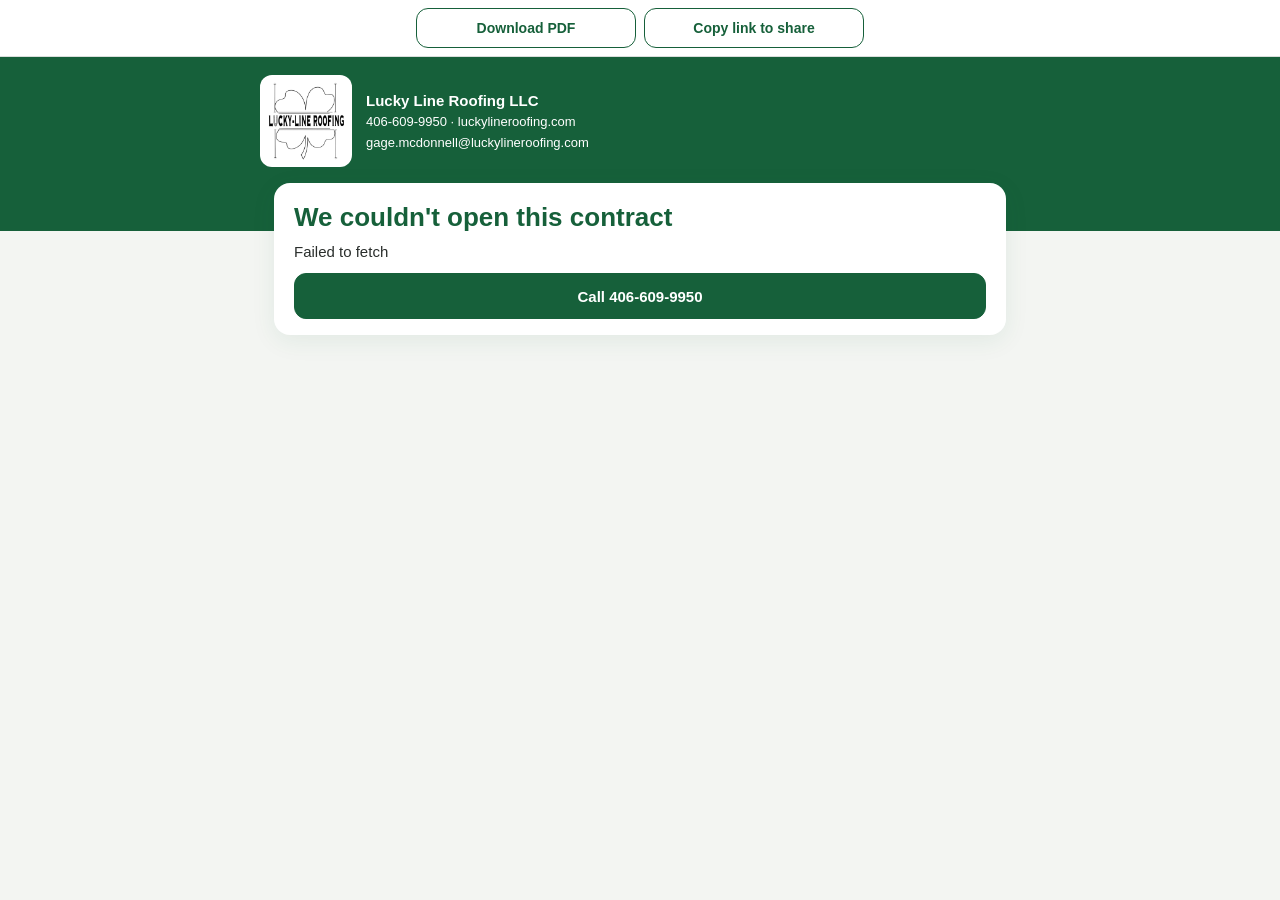
<file: contract.html>
<!DOCTYPE html>
<html lang="en">
<head>
<meta charset="utf-8">
<meta name="viewport" content="width=device-width,initial-scale=1,viewport-fit=cover">
<meta name="robots" content="noindex,nofollow">
<meta name="referrer" content="no-referrer">
<title>Roof contract · Lucky Line Roofing</title>
<link rel="icon" href="img/lucky-line-logo.png">
<link rel="stylesheet" href="portal.css">
<style>
.testbar{background:#FFF4D6;color:#7a5a00;text-align:center;font-weight:bold;font-size:14px;padding:8px 12px}
.bar{position:sticky;top:0;z-index:5;background:#fff;border-bottom:1px solid var(--rule);display:flex;gap:8px;padding:8px 14px;justify-content:center}
.bar .btn{min-height:40px;flex:0 1 220px;font-size:14px}
.lead td{font-size:15px}.lead .nm{font-weight:bold;color:var(--green)}
.terms{padding-left:24px;margin:0}.terms li{margin:0 0 9px}
ul.sc{padding-left:20px;margin:0 0 10px}ul.sc li{margin:0 0 5px}
.sigs{display:grid;grid-template-columns:1fr;gap:10px}@media(min-width:640px){.sigs{grid-template-columns:1fr 1fr}}
.sigblock{border:1.5px solid var(--rule);border-radius:12px;padding:10px 12px;background:#fff;break-inside:avoid}
.sigblock .lbl{font-size:12px;font-weight:bold;color:var(--muted);text-transform:uppercase;letter-spacing:.4px}
.sigblock img{width:100%;max-width:280px;height:80px;object-fit:contain;object-position:left center;display:block;border-bottom:1px solid var(--rule)}
.sigmeta{font-size:13.5px;margin-top:6px}
.box p{margin:0 0 6px}.box p:last-child{margin:0}
textarea.f2{width:100%;font:inherit;padding:11px 12px;border:1.5px solid var(--rule);border-radius:10px;resize:none;color:var(--ink);min-height:48px}
.foot{color:var(--muted);font-size:12px;margin-top:14px;border-top:1px solid var(--rule);padding-top:8px;display:flex;justify-content:space-between;gap:8px;flex-wrap:wrap}
.band .who{min-width:0;overflow-wrap:anywhere}@media(max-width:360px){.logo{width:72px;height:72px}}
.modal{position:fixed;inset:0;z-index:50;background:rgba(10,30,20,.55);display:flex;align-items:flex-end;justify-content:center;padding:12px}
@media(min-width:640px){.modal{align-items:center}}
.sheet{background:#fff;border-radius:18px;max-width:460px;width:100%;padding:18px 16px 16px;max-height:90vh;overflow:auto;box-shadow:0 10px 40px rgba(0,0,0,.25)}
.sheet h2{color:var(--green);margin:0 0 6px}.sheet .linkbox{width:100%;font:13px/1.4 "Liberation Sans",Arial,sans-serif;padding:10px;border:1.5px solid var(--rule);border-radius:10px;background:var(--cover);color:var(--ink);resize:none;margin-top:8px}
.sheet .grid{display:grid;grid-template-columns:1fr 1fr;gap:8px;margin-top:12px}.sheet .grid .btn{flex:none;width:100%}
.sheet .done{display:block;width:100%;margin-top:10px;background:none;border:0;color:var(--muted);font:bold 14px "Liberation Sans",Arial,sans-serif;padding:10px;cursor:pointer}
.copied{color:var(--green);font-weight:bold;text-align:center;min-height:20px;margin-top:8px}
.warn{background:#FDECEC;border:1.5px solid var(--high);color:var(--high);border-radius:12px;padding:12px;font-weight:bold}
@media print{.modal{display:none!important}.wrap{padding-bottom:0}.sec:last-child{margin-bottom:0}.testbar{-webkit-print-color-adjust:exact;print-color-adjust:exact}}
</style>
</head>
<body>
<div id="tb"></div>
<div class="bar no-print"><button class="btn" onclick="pdf()">Download PDF</button><button class="btn" id="cp" onclick="copyLink()">Copy link to share</button></div>
<div class="band"><div class="in"><div class="logo"><img src="img/lucky-line-logo.png" alt="Lucky Line Roofing"></div>
 <div class="who"><b>Lucky Line Roofing LLC</b><br>406-609-9950 · luckylineroofing.com<br>gage.mcdonnell@luckylineroofing.com</div></div></div>
<div class="wrap" id="app"><div class="titlecard"><h1>Loading your contract…</h1></div></div>
<script>
const SB='https://wwqjoagdnclaylllzcut.supabase.co',KEY='sb_publishable_AVIpI00DFiYwugP16-wMWQ_qENLObrc';
const T=new URLSearchParams(location.search).get('t')||'';
const esc=s=>String(s??'').replace(/[&<>"']/g,c=>({'&':'&amp;','<':'&lt;','>':'&gt;','"':'&quot;',"'":'&#39;'}[c]));
const money=n=>'$'+(Number(n)||0).toLocaleString('en-US',{minimumFractionDigits:2,maximumFractionDigits:2});
const ROOF='<svg width="30" height="16" viewBox="0 0 30 16" aria-hidden="true"><path d="M1 9 L15 2 L29 9" fill="none" stroke="#16603A" stroke-width="2"/><line x1="7" y1="14" x2="23" y2="14" stroke="#16603A" stroke-width="2"/></svg>';
const hdr=s=>`<div class="hdr"><div class="brand">${ROOF}LUCKY LINE ROOFING</div><div class="section">${esc(s)}</div></div>`;
async function call(action,p){const r=await fetch(SB+'/rest/v1/rpc/crm_contract',{method:'POST',headers:{apikey:KEY,Authorization:'Bearer '+KEY,'Content-Type':'application/json'},body:JSON.stringify({p_token:T,p_action:action,p:p||{}})});const d=await r.json().catch(()=>null);if(!r.ok)throw new Error((d&&d.message)||'Something went wrong. Please call 406-609-9950.');return d}
const A=document.getElementById('app');let V=null;
const sigCard=(lbl,s)=>`<div class="sigblock"><div class="lbl">${esc(lbl)}</div><img src="${esc(s.sig)}" alt="Signature of ${esc(s.name)}"><div class="sigmeta"><b>${esc(s.name)}</b>${s.title?', '+esc(s.title):''}<br>Signed ${esc(s.at)}</div></div>`;
function contractBody(d){
 return `<div class="titlecard"><h1>${esc(d.title)}</h1><div class="prop">${esc(d.address)}</div>
 <div class="meta">Client / Property Contact: ${esc(d.client_line)}<br>Prepared: ${esc(d.prepared)}${(d.contacts||[]).map(c=>`<br>${esc(c[0])}: ${esc(c[1])} · ${esc(c[2])}`).join('')}</div>
 <div class="tag">Shelter you can count on, service you'll remember.</div></div>
 <div class="sec">${hdr('Project Summary')}<p>${esc(d.summary)}</p><p class="muted">${esc(d.measure_note)}</p></div>
 <div class="sec">${hdr('Price')}<h2>Our proposal</h2>
 <table class="lead"><thead><tr><th>Item Description</th><th class="num">Amount</th></tr></thead><tbody><tr><td><span class="nm">${esc(d.lead[0])}</span><br>${esc(d.lead[1])}</td><td class="num">${money(d.lead[2])}</td></tr><tr class="total"><td>TOTAL INVESTMENT</td><td class="num">${money(d.total)}</td></tr></tbody></table>
 <h3>Price breakdown</h3>
 <table><thead><tr><th>Item Description</th><th class="num">Amount</th></tr></thead><tbody>${d.lines.map(l=>`<tr><td>${esc(l[0])}</td><td class="num">${money(l[1])}</td></tr>`).join('')}<tr class="total"><td>${esc(d.lines_total_label)}</td><td class="num">${money(d.total)}</td></tr></tbody></table>
 <div class="cols"><div class="box"><h4>Payment Terms</h4>${d.payment.map(x=>`<p>${esc(x)}</p>`).join('')}</div><div class="box"><h4>Warranty</h4><p>${esc(d.warranty)}</p></div></div></div>
 <div class="sec">${hdr('Scope of Work')}<ul class="sc">${d.scope.map(x=>`<li>${esc(x)}</li>`).join('')}</ul><div class="box"><h4>Important Exclusions</h4>${esc(d.exclusions)}</div></div>
 <div class="sec">${hdr('Mandatory Clauses')}${d.clauses.map(c=>`<p><b>${esc(c[0])}:</b> ${esc(c[1])}</p>`).join('')}</div>
 <div class="sec">${hdr('Addendum A')}<h2>Contract Terms &amp; Conditions</h2><ol class="terms">${d.addendum.map(c=>`<li><b>${esc(c[0])}:</b> ${esc(c[1])}</li>`).join('')}</ol></div>`}
function render(){const v=V,d=v.data;
 document.getElementById('tb').innerHTML=v.is_test?`<div class="testbar">TEST COPY · not a real contract · ${esc(v.label||'')}</div>`:'';
 document.getElementById('cp').textContent=v.role==='company'?'Send to client':'Share';
 const foot=`<div class="foot"><span><i>Shelter you can count on, service you'll remember.</i></span><span>${esc(d.footer||'')}</span></div>`;
 let acc='';
 if(v.client&&v.company){
  acc=`<div class="sec ok">${hdr('Acceptance')}<h2>Signed. Thank you${v.role==='client'?', '+esc(String(v.client.name).split(' ')[0]):''}!</h2>
  <p>Both parties have signed. This is the full agreement for ${esc(d.accept_label.toLowerCase())} at ${esc(d.address)} for <b>${money(d.total)}</b>.</p>
  <div class="sigs">${sigCard('For Lucky Line Roofing LLC',v.company)}${sigCard('Client',v.client)}</div>
  <p class="muted" style="margin-top:10px">${esc(d.after_note)}</p>${foot}</div>`;
 }else if(v.role==='company'&&!v.company){
  acc=`<div class="sec no-print" id="acc">${hdr('Lucky Line signature')}<h2>Sign for Lucky Line</h2>
  <p>This is exactly what the client will see. Lucky Line signs first; the client link only works after you sign.</p>
  <label class="f" for="nm">Your name</label><input type="text" id="nm" autocomplete="name" value="${esc(d.company_default[0])}">
  <label class="f" for="ti">Title</label><input type="text" id="ti" value="${esc(d.company_default[1])}">
  ${pad()}<div class="err" id="err" role="alert"></div><div class="row"><button class="btn p" id="go" onclick="sign()">Sign for Lucky Line</button></div></div>`;
 }else if(v.role==='company'){
  acc=`<div class="sec">${hdr('Acceptance')}<h2>Signed for Lucky Line</h2><div class="sigs">${sigCard('For Lucky Line Roofing LLC',v.company)}</div>
  ${v.changed_since_signing?'<p class="warn">The contract changed after you signed. The client cannot sign this version.</p>':''}
  <p style="margin-top:12px">Waiting for the client to sign. Send them the client link:</p>
  <div class="row no-print"><button class="btn p" onclick="openShare()">Send to client</button></div>${foot}</div>`;
 }else{
  acc=`<div class="sec" id="acc">${hdr('Acceptance')}<h2>Accept and sign</h2><div class="sigs">${sigCard('For Lucky Line Roofing LLC',v.company)}</div>
  <p style="margin-top:12px">You're accepting <b>${esc(d.accept_label)}</b> for <b>${money(d.total)}</b>.</p>
  <label class="f" for="nm">Your full name</label><input type="text" id="nm" autocomplete="name" value="${esc(d.client_default[0])}">
  <label class="f" for="ti">Signing as</label><textarea class="f2" id="ti" rows="2">${esc(d.client_default[1])}</textarea>
  <label class="f" for="em">Email (for your copy)</label><input type="email" id="em" autocomplete="email">
  ${pad()}<label class="agree"><input type="checkbox" id="ag"><span>${esc(d.agree)}</span></label>
  <div class="err" id="err" role="alert"></div><div class="row"><button class="btn p" id="go" onclick="sign()">Sign &amp; accept</button></div>${foot}</div>`;
 }
 A.innerHTML=contractBody(d)+acc;
 if(document.getElementById('pad'))setupPad()}
const pad=()=>`<label class="f">Sign with your finger</label><div class="padwrap"><canvas class="pad" id="pad" aria-label="Signature box"></canvas><div class="padline"></div></div>
 <div class="row" style="margin-top:6px"><button class="btn" style="flex:0 1 auto;min-height:38px" onclick="clearPad()">Clear signature</button></div>`;
let cv,ctx,inked=false;
function setupPad(){cv=document.getElementById('pad');const r=cv.getBoundingClientRect(),k=window.devicePixelRatio||1;cv.width=r.width*k;cv.height=r.height*k;ctx=cv.getContext('2d');ctx.scale(k,k);ctx.lineWidth=2.4;ctx.lineCap='round';ctx.lineJoin='round';ctx.strokeStyle='#14231a';inked=false;let down=false,last=null;
 const pt=e=>{const b=cv.getBoundingClientRect();return [e.clientX-b.left,e.clientY-b.top]};
 cv.onpointerdown=e=>{down=true;last=pt(e);cv.setPointerCapture(e.pointerId);e.preventDefault()};
 cv.onpointermove=e=>{if(!down)return;const p=pt(e);ctx.beginPath();ctx.moveTo(last[0],last[1]);ctx.lineTo(p[0],p[1]);ctx.stroke();last=p;inked=true;e.preventDefault()};
 cv.onpointerup=cv.onpointercancel=()=>{down=false}}
function clearPad(){if(ctx){ctx.clearRect(0,0,cv.width,cv.height);inked=false}}
function sigPng(){const k=Math.min(1,600/cv.width),c=document.createElement('canvas');c.width=Math.round(cv.width*k);c.height=Math.round(cv.height*k);const x=c.getContext('2d');x.fillStyle='#fff';x.fillRect(0,0,c.width,c.height);x.drawImage(cv,0,0,c.width,c.height);return c.toDataURL('image/png')}
async function sign(){const E=document.getElementById('err');E.textContent='';const g=id=>document.getElementById(id);const nm=g('nm').value.trim();
 if(nm.length<2){E.textContent='Please type your full name.';return}if(!inked){E.textContent='Please sign in the box.';return}
 if(g('ag')&&!g('ag').checked){E.textContent='Please check the box to accept.';return}
 const b=g('go');b.disabled=true;b.textContent='Saving…';
 try{await call('sign',{name:nm,title:g('ti').value.trim(),email:g('em')?g('em').value.trim():'',agree:g('ag')?g('ag').checked:false,signature:sigPng(),ua:navigator.userAgent});const wasCo=V.role==='company';V=await call('view');render();scrollTo({top:document.body.scrollHeight,behavior:'smooth'});if(wasCo)openShare()}
 catch(e){E.textContent=e.message;b.disabled=false;b.textContent='Try again'}}
function linkToShare(){const u=new URL(location.href);if(V&&V.role==='company'&&V.client_link_token)u.searchParams.set('t',V.client_link_token);return u.href}
function clientFirst(){const n=(V&&V.data&&V.data.client_default&&V.data.client_default[0])||'';return n.split(' ')[0]||'there'}
function shareMsg(){return `Hi ${clientFirst()}, here's your roof contract from Lucky Line Roofing for ${V.data.address}. You can review it and sign right on your phone: ${linkToShare()}`}
function copyLink(){if(V&&V.role==='company'&&!V.client_link_token){alertMsg('Sign for Lucky Line first. Then the client link is ready.');return}openShare()}
function openShare(){closeShare();const co=V.role==='company';const m=document.createElement('div');m.className='modal';m.id='share';m.setAttribute('role','dialog');m.setAttribute('aria-modal','true');m.setAttribute('aria-labelledby','shh');
 const msg=shareMsg(),subj='Your roof contract from Lucky Line Roofing';const hasShare=!!navigator.share;
 m.innerHTML=`<div class="sheet"><h2 id="shh">${co?'Now send this to your client':'Share this contract'}</h2>
 <p>${co?`You signed for Lucky Line. Send ${esc(clientFirst())} this link so they can review and sign on their phone.`:'Send this link to anyone who needs a copy.'}</p>
 <textarea class="linkbox" id="lk" rows="3" readonly>${esc(linkToShare())}</textarea>
 <div class="grid"><a class="btn p" href="sms:${/iPhone|iPad|iPod|Macintosh/.test(navigator.userAgent)?'&':'?'}body=${encodeURIComponent(msg)}">Text it</a><a class="btn p" href="mailto:?subject=${encodeURIComponent(subj)}&body=${encodeURIComponent(msg)}">Email it</a>
 ${hasShare?'<button class="btn" onclick="doShare()">Share…</button>':''}<button class="btn" onclick="doCopy()" ${hasShare?'':'style="grid-column:1/-1"'}>Copy link</button></div>
 <div class="copied" id="cpm" aria-live="polite"></div><button class="done" onclick="closeShare()">Done</button></div>`;
 m.addEventListener('click',e=>{if(e.target===m)closeShare()});document.body.appendChild(m);document.body.style.overflow='hidden'}
function closeShare(){const m=document.getElementById('share');if(m){m.remove();document.body.style.overflow=''}}
addEventListener('keydown',e=>{if(e.key==='Escape')closeShare()});
async function doShare(){try{await navigator.share({title:'Your roof contract from Lucky Line Roofing',text:shareMsg().replace(/: https?:\S+$/,':'),url:linkToShare()})}catch(e){}}
async function doCopy(){const out=document.getElementById('cpm'),lk=document.getElementById('lk');try{await navigator.clipboard.writeText(linkToShare());out.textContent='Link copied. Paste it in a text or email.'}catch(e){lk.focus();lk.select();lk.setSelectionRange(0,99999);try{document.execCommand('copy');out.textContent='Link copied. Paste it in a text or email.'}catch(_){out.textContent='Press and hold the link above to copy it.'}}}
function alertMsg(m){const E=document.getElementById('err');if(E){E.textContent=m;E.scrollIntoView({block:'center'})}}
function pdf(){print()}
(async()=>{try{V=await call('view');render()}catch(e){A.innerHTML=`<div class="titlecard"><h1>We couldn't open this contract</h1><p>${esc(e.message)}</p><div class="row"><a class="btn p" href="tel:4066099950">Call 406-609-9950</a></div></div>`}})();
let rw=innerWidth;addEventListener('resize',()=>{if(innerWidth!==rw){rw=innerWidth;if(cv&&!inked)setupPad()}});
</script>
</body>
</html>
</file>
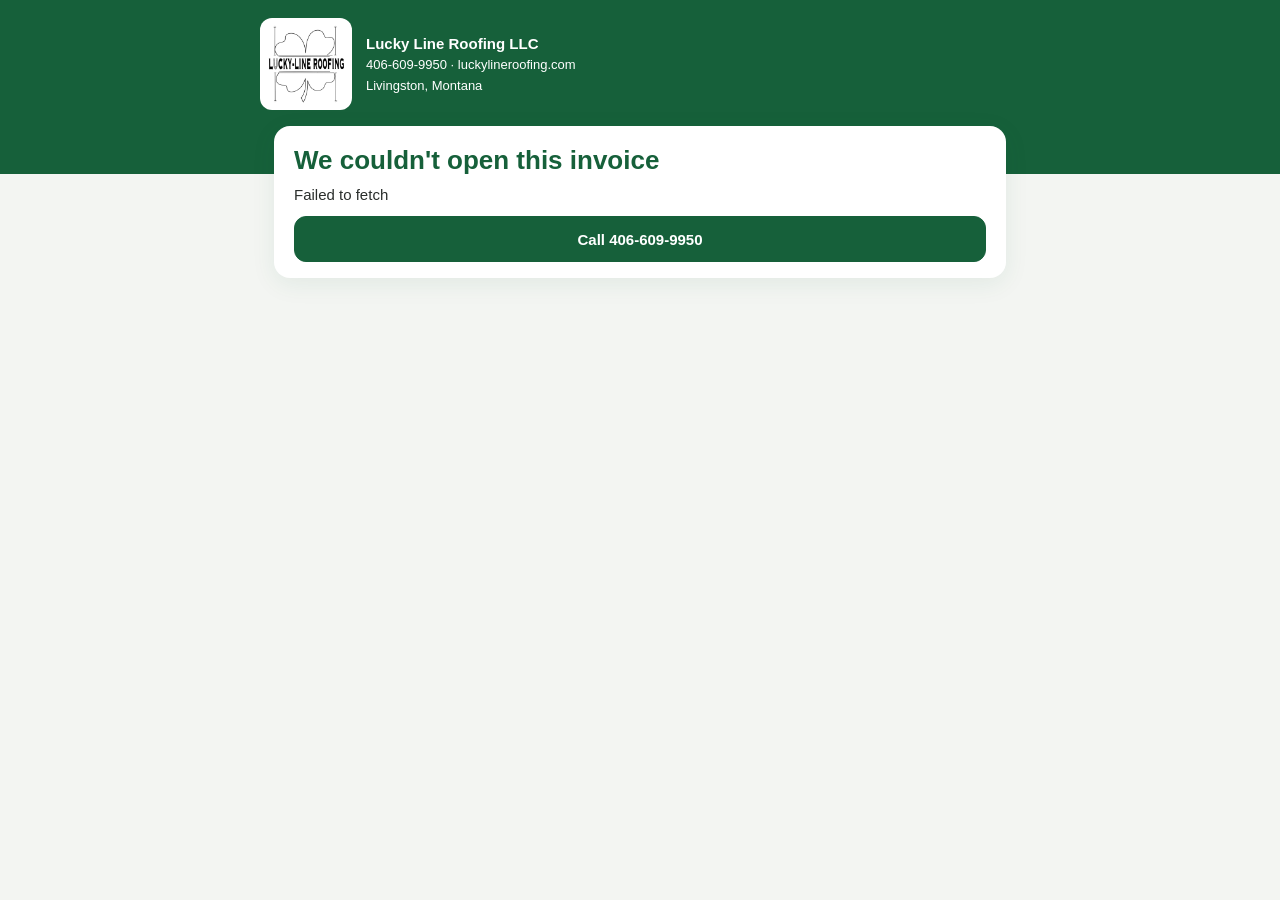
<file: invoice.html>
<!DOCTYPE html>
<html lang="en">
<head>
<meta charset="utf-8">
<meta name="viewport" content="width=device-width,initial-scale=1,viewport-fit=cover">
<meta name="robots" content="noindex,nofollow">
<meta name="referrer" content="no-referrer">
<title>Invoice · Lucky Line Roofing</title>
<link rel="icon" href="img/lucky-line-logo.png">
<link rel="stylesheet" href="portal.css">
</head>
<body>
<div class="band"><div class="in"><div class="logo"><img src="img/lucky-line-logo.png" alt="Lucky Line Roofing"></div>
 <div class="who"><b>Lucky Line Roofing LLC</b><br>406-609-9950 · luckylineroofing.com<br>Livingston, Montana</div></div></div>
<div class="wrap" id="app"><div class="titlecard"><h1>Loading your invoice…</h1></div></div>
<script>
const SB='https://wwqjoagdnclaylllzcut.supabase.co',KEY='sb_publishable_AVIpI00DFiYwugP16-wMWQ_qENLObrc';
const T=new URLSearchParams(location.search).get('t')||'';
const esc=s=>String(s??'').replace(/[&<>"']/g,c=>({'&':'&amp;','<':'&lt;','>':'&gt;','"':'&quot;',"'":'&#39;'}[c]));
const money=n=>'$'+(Number(n)||0).toLocaleString('en-US',{minimumFractionDigits:2,maximumFractionDigits:2});
const ROOF='<svg width="30" height="16" viewBox="0 0 30 16" aria-hidden="true"><path d="M1 9 L15 2 L29 9" fill="none" stroke="#16603A" stroke-width="2"/><line x1="7" y1="14" x2="23" y2="14" stroke="#16603A" stroke-width="2"/></svg>';
const hdr=s=>`<div class="hdr"><div class="brand">${ROOF}LUCKY LINE ROOFING</div><div class="section">${s}</div></div>`;
async function call(){const r=await fetch(SB+'/rest/v1/rpc/crm_portal',{method:'POST',headers:{apikey:KEY,Authorization:'Bearer '+KEY,'Content-Type':'application/json'},body:JSON.stringify({p_token:T,p_action:'view',p:{}})});const d=await r.json().catch(()=>null);if(!r.ok)throw new Error((d&&d.message)||'Something went wrong. Please call 406-609-9950.');return d}
const A=document.getElementById('app');
async function payCard(btn){btn.disabled=true;btn.textContent='Opening secure checkout…';try{const r=await fetch(SB+'/functions/v1/crm-pay',{method:'POST',headers:{'Content-Type':'application/json'},body:JSON.stringify({t:T,back:location.href})});const d=await r.json();if(d.url){location.href=d.url;return}throw new Error(d.error||'Card payments are not available right now.')}catch(e){btn.textContent=e.message;setTimeout(()=>{btn.disabled=false;btn.textContent='Pay by card or bank'},4000)}}
(async()=>{try{const d=await call();const i=d.invoice,t=d.totals,bal=Math.max(0,(+t.total)-(+t.paid));const paidNow=new URLSearchParams(location.search).get('paid');
 A.innerHTML=`<div class="titlecard"><h1>Invoice #${esc(i.number)}</h1><div class="prop">${esc(d.job.title)}${d.job.address?'<br><span style="font-weight:normal">'+esc(d.job.address)+'</span>':''}</div>
  <div class="meta">Bill to: ${esc(d.customer)}<br>Issued: ${esc(i.issued_on)}${i.due_on?'<br>Due: '+esc(i.due_on):''}</div><div class="tag">Shelter you can count on, service you'll remember.</div></div>
 ${paidNow&&bal>0?`<div class="sec ok"><h2>Thank you!</h2><p>Your payment is processing. This page updates once it clears.</p></div>`:''}
 <div class="sec">${hdr(i.title||'Invoice')}
  <table><thead><tr><th>Description</th><th class="num">Qty</th><th class="num">Amount</th></tr></thead><tbody>${(d.lines||[]).map(l=>`<tr><td>${esc(l.item)}</td><td class="num">${esc(+l.qty)}</td><td class="num">${money(l.amount)}</td></tr>`).join('')}
   <tr><td colspan="2"><b>Total</b></td><td class="num"><b>${money(t.total)}</b></td></tr>${(d.payments||[]).map(p=>`<tr><td colspan="2">Paid ${esc(p.paid_at)} · ${esc(p.method||'')}</td><td class="num">−${money(p.amount)}</td></tr>`).join('')}
   <tr class="total"><td colspan="2">${bal>0?'BALANCE DUE':'PAID IN FULL'}</td><td class="num">${money(bal)}</td></tr></tbody></table>
  ${i.notes?`<p style="margin-top:12px">${esc(i.notes)}</p>`:''}</div>
 ${bal>0?`<div class="sec">${hdr('How to pay')}<div class="big">${money(bal)}</div>
  <div class="row no-print">${d.card_enabled==='true'?`<button class="btn p" onclick="payCard(this)">Pay by card or bank</button>`:''}${d.pay_link?`<a class="btn ${d.card_enabled==='true'?'':'p'}" href="${esc(d.pay_link)}" target="_blank" rel="noopener">Pay online</a>`:''}${d.financing_link?`<a class="btn" href="${esc(d.financing_link)}" target="_blank" rel="noopener">Monthly payment options</a>`:''}</div>
  <div class="box" style="margin-top:12px">${esc(d.pay_instructions||'Call 406-609-9950 to pay.')}</div></div>`:`<div class="sec ok"><h2>Paid in full. Thank you!</h2><p>We appreciate your business. If anything ever comes up with your roof, call us.</p></div>`}
 <div class="sec">${hdr('Questions?')}<div class="people"><div><b>Justin Walton</b><br><a href="tel:4153005496">415-300-5496</a><br><a href="mailto:jw@luckylineroofing.com">jw@luckylineroofing.com</a></div><div><b>Gage McDonnell</b><br><a href="tel:4066099950">406-609-9950</a><br><a href="mailto:gage.mcdonnell@luckylineroofing.com">gage.mcdonnell@luckylineroofing.com</a></div></div>
  <div class="row no-print"><button class="btn" onclick="print()">Print or save as PDF</button></div>
  <div class="ftr"><span><i>Shelter you can count on, service you'll remember.</i></span><span>406-609-9950 · luckylineroofing.com</span></div></div>`}
 catch(e){A.innerHTML=`<div class="titlecard"><h1>We couldn't open this invoice</h1><p>${esc(e.message)}</p><div class="row"><a class="btn p" href="tel:4066099950">Call 406-609-9950</a></div></div>`}})();
</script>
</body>
</html>
</file>
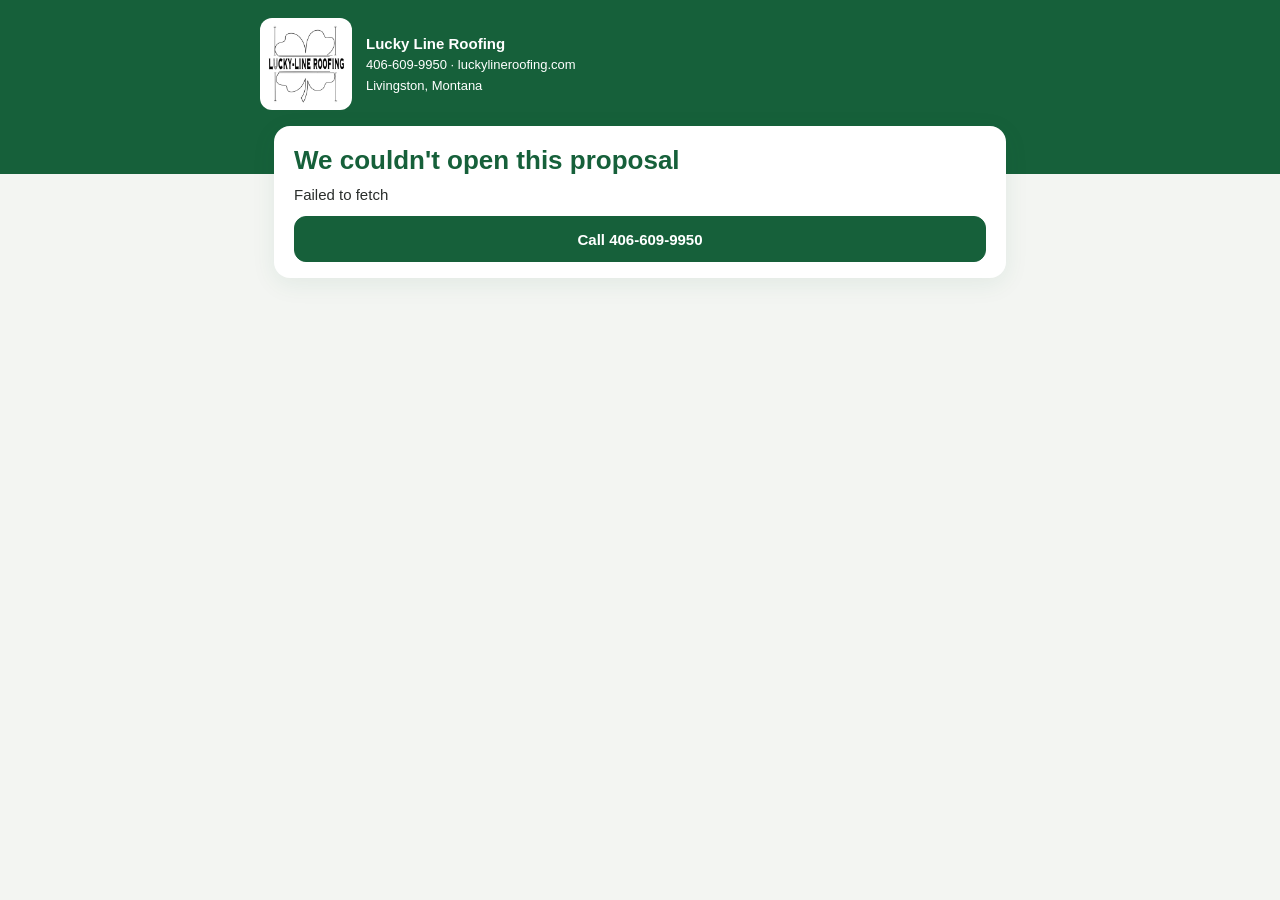
<file: proposal.html>
<!DOCTYPE html>
<html lang="en">
<head>
<meta charset="utf-8">
<meta name="viewport" content="width=device-width,initial-scale=1,viewport-fit=cover">
<meta name="robots" content="noindex,nofollow">
<meta name="referrer" content="no-referrer">
<title>Your roof proposal · Lucky Line Roofing</title>
<link rel="icon" href="img/lucky-line-logo.png">
<link rel="stylesheet" href="portal.css">
</head>
<body>
<div class="band"><div class="in"><div class="logo"><img src="img/lucky-line-logo.png" alt="Lucky Line Roofing"></div>
 <div class="who"><b>Lucky Line Roofing</b><br>406-609-9950 · luckylineroofing.com<br>Livingston, Montana</div></div></div>
<div class="wrap" id="app"><div class="titlecard"><h1>Loading your proposal…</h1></div></div>
<script>
const SB='https://wwqjoagdnclaylllzcut.supabase.co',KEY='sb_publishable_AVIpI00DFiYwugP16-wMWQ_qENLObrc';
const T=new URLSearchParams(location.search).get('t')||'';
const esc=s=>String(s??'').replace(/[&<>"']/g,c=>({'&':'&amp;','<':'&lt;','>':'&gt;','"':'&quot;',"'":'&#39;'}[c]));
const money=n=>'$'+(Number(n)||0).toLocaleString('en-US',{minimumFractionDigits:0,maximumFractionDigits:2});
const ROOF='<svg width="30" height="16" viewBox="0 0 30 16" aria-hidden="true"><path d="M1 9 L15 2 L29 9" fill="none" stroke="#16603A" stroke-width="2"/><line x1="7" y1="14" x2="23" y2="14" stroke="#16603A" stroke-width="2"/></svg>';
const hdr=s=>`<div class="hdr"><div class="brand">${ROOF}LUCKY LINE ROOFING</div><div class="section">${s}</div></div>`;
async function call(action,p){const r=await fetch(SB+'/rest/v1/rpc/crm_portal',{method:'POST',headers:{apikey:KEY,Authorization:'Bearer '+KEY,'Content-Type':'application/json'},body:JSON.stringify({p_token:T,p_action:action,p:p||{}})});const d=await r.json().catch(()=>null);if(!r.ok)throw new Error((d&&d.message)||'Something went wrong. Please call 406-609-9950.');return d}
const A=document.getElementById('app');let D=null,pick=null;
const PEOPLE=`<div class="sec">${hdr('Questions?')}<div class="people"><div><b>Justin Walton</b><br><a href="tel:4153005496">415-300-5496</a><br><a href="mailto:jw@luckylineroofing.com">jw@luckylineroofing.com</a></div><div><b>Gage McDonnell</b><br><a href="tel:4066099950">406-609-9950</a><br><a href="mailto:gage.mcdonnell@luckylineroofing.com">gage.mcdonnell@luckylineroofing.com</a></div></div>
 <div class="ftr"><span><i>Shelter you can count on, service you'll remember.</i></span><span>406-609-9950 · luckylineroofing.com</span></div></div>`;
function render(){const d=D,first=d.first||'there';const opts=d.options||[];if(!pick&&d.signed)pick=d.signed.estimate_id;if(!pick&&opts.length===1)pick=opts[0].id;
 const chosen=opts.find(o=>o.id===pick);
 A.innerHTML=`<div class="titlecard"><h1>Roof Proposal</h1><div class="prop">${esc(d.job.title)}${d.job.address?'<br><span style="font-weight:normal">'+esc(d.job.address)+'</span>':''}</div>
  <div class="meta">Prepared for: ${esc(d.customer)}<br>Prepared by: Justin Walton, Lucky Line Roofing LLC<br>Good through: ${esc(d.valid_until)}</div><div class="tag">Shelter you can count on, service you'll remember.</div></div>
 ${d.signed?`<div class="sec ok"><h2>Signed. Thank you, ${esc(first)}!</h2><p>${esc(d.signed.name)} accepted <b>${esc((opts.find(o=>o.id===d.signed.estimate_id)||{}).name||'the proposal')}</b> (${money(d.signed.total)}) on ${esc(d.signed.at)}.</p><p>We'll call you shortly to set up the deposit and pick an install date. Keep this page for your records.</p><div class="row no-print"><button class="btn" onclick="print()">Print or save as PDF</button></div></div>`:''}
 <div class="sec">${hdr('A note from us')}${d.job.letter?`<div class="letter">${esc(d.job.letter.replace(/\n*Justin Walton[\s\S]*$/,'').trim())}</div>`:`<p>Hi ${esc(first)},</p><p>Thank you for having us out. We're local to Livingston, and our advice is always free, whether or not you hire us. Below is what we found and your options, explained plainly.</p>`}
  <p style="margin-top:10px">With gratitude,<br><b>Justin &amp; Gage</b><br>Lucky Line Roofing</p></div>
 ${d.summary||(d.findings||[]).length?`<div class="sec">${hdr('What we found')}${d.summary?`<p>${esc(d.summary)}</p>`:''}${(d.findings||[]).map(f=>`<div class="find"><span class="lvl ${esc((f.severity||'').toLowerCase())}">${esc(f.severity||'')}</span> <b>${esc(f.area||'')}</b><div>${esc(f.issue||'')}</div></div>`).join('')}
  ${d.report_url?`<div class="row no-print"><a class="btn" href="${esc(d.report_url)}" target="_blank" rel="noopener">See the full photo report</a></div>`:''}</div>`:''}
 <div class="sec">${hdr('Recommendation & Proposals')}<h2>${opts.length>1?'Your options':'Our proposal'}</h2>${opts.length>1?'<p class="muted">Tap the option you want, then sign at the bottom.</p>':''}
  ${opts.map(o=>`<label class="opt ${o.id===pick?'on':''}"><div class="top">${d.signed?'':`<input type="radio" name="opt" value="${o.id}" ${o.id===pick?'checked':''} onchange="pick='${o.id}';render()">`}<div style="flex:1;min-width:0"><div><span class="nm">${esc(o.name)}</span>${o.tier?`<span class="tier">${esc(o.tier)}</span>`:''}</div>${o.summary?`<div class="muted" style="font-size:13.5px">${esc(o.summary)}</div>`:''}</div></div>
   <table><thead><tr><th>Scope</th><th class="num">Qty</th><th class="num">Amount</th></tr></thead><tbody>${(o.lines||[]).map(l=>`<tr><td>${esc(l.item)}</td><td class="num">${esc(+l.qty)} ${esc(l.unit||'')}</td><td class="num">${money(l.amount)}</td></tr>`).join('')}<tr class="total"><td colspan="2">TOTAL INVESTMENT</td><td class="num">${money(o.total)}</td></tr></tbody></table></label>`).join('')||'<p>Your options are being finalized. Please call 406-609-9950.</p>'}
  <div class="cols"><div class="box"><h4>Warranty, Payment &amp; Schedule</h4>${esc(d.terms||'50% deposit to get on the schedule, balance at substantial completion.')}</div><div class="box"><h4>Notes &amp; Exclusions</h4>Anything outside the scope above, including hidden damage found during tear-off (like rotted decking), is only done with your written OK on a change order. Proposal good for 30 days.</div></div>
  ${d.financing_link?`<div class="row no-print"><a class="btn" href="${esc(d.financing_link)}" target="_blank" rel="noopener">See monthly payment options</a></div>`:''}</div>
 ${!d.signed&&opts.length?`<div class="sec no-print" id="acc">${hdr('Acceptance')}<h2>Accept and sign</h2>
  <p>${chosen?`You're accepting <b>${esc(chosen.name)}</b> for <b>${money(chosen.total)}</b>.`:'<b>Pick an option above first.</b>'}</p>
  <label class="f" for="nm">Your full name</label><input type="text" id="nm" autocomplete="name" value="${esc(d.customer||'')}">
  <label class="f" for="em">Email (for your copy)</label><input type="email" id="em" autocomplete="email">
  <label class="f">Sign with your finger</label><div class="padwrap"><canvas class="pad" id="pad" aria-label="Signature box"></canvas><div class="padline"></div></div>
  <div class="row" style="margin-top:6px"><button class="btn" style="flex:0 1 auto;min-height:38px" onclick="clearPad()">Clear signature</button></div>
  <label class="agree"><input type="checkbox" id="ag"><span>I accept this proposal and the payment terms above, and authorize Lucky Line Roofing LLC to do the work.</span></label>
  <div class="err" id="err" role="alert"></div><div class="row"><button class="btn p" id="go" onclick="sign()">Sign &amp; accept</button></div></div>`:''}
 ${PEOPLE}`;
 if(!d.signed&&opts.length)setupPad()}
let pad,ctx,inked=false;
function setupPad(){pad=document.getElementById('pad');const r=pad.getBoundingClientRect(),k=window.devicePixelRatio||1;pad.width=r.width*k;pad.height=r.height*k;ctx=pad.getContext('2d');ctx.scale(k,k);ctx.lineWidth=2.4;ctx.lineCap='round';ctx.lineJoin='round';ctx.strokeStyle='#14231a';inked=false;let down=false,last=null;
 const pt=e=>{const b=pad.getBoundingClientRect();return [e.clientX-b.left,e.clientY-b.top]};
 pad.onpointerdown=e=>{down=true;last=pt(e);pad.setPointerCapture(e.pointerId);e.preventDefault()};
 pad.onpointermove=e=>{if(!down)return;const p=pt(e);ctx.beginPath();ctx.moveTo(last[0],last[1]);ctx.lineTo(p[0],p[1]);ctx.stroke();last=p;inked=true;e.preventDefault()};
 pad.onpointerup=pad.onpointercancel=()=>{down=false}}
function clearPad(){if(ctx){ctx.clearRect(0,0,pad.width,pad.height);inked=false}}
function sigPng(){const k=Math.min(1,600/pad.width),c=document.createElement('canvas');c.width=Math.round(pad.width*k);c.height=Math.round(pad.height*k);const x=c.getContext('2d');x.fillStyle='#fff';x.fillRect(0,0,c.width,c.height);x.drawImage(pad,0,0,c.width,c.height);return c.toDataURL('image/png')}
async function sign(){const E=document.getElementById('err');E.textContent='';const nm=document.getElementById('nm').value.trim();
 if(!pick){E.textContent='Pick an option above first.';return}if(nm.length<2){E.textContent='Please type your full name.';return}if(!inked){E.textContent='Please sign in the box.';return}if(!document.getElementById('ag').checked){E.textContent='Please check the box to accept.';return}
 const b=document.getElementById('go');b.disabled=true;b.textContent='Signing…';
 try{await call('sign',{estimate_id:pick,name:nm,email:document.getElementById('em').value.trim(),signature:sigPng(),ua:navigator.userAgent});D=await call('view');render();scrollTo({top:0,behavior:'smooth'})}catch(e){E.textContent=e.message;b.disabled=false;b.textContent='Sign & accept'}}
(async()=>{try{D=await call('view');render()}catch(e){A.innerHTML=`<div class="titlecard"><h1>We couldn't open this proposal</h1><p>${esc(e.message)}</p><div class="row"><a class="btn p" href="tel:4066099950">Call 406-609-9950</a></div></div>`}})();
addEventListener('resize',()=>{if(pad&&!inked)setupPad()});
</script>
</body>
</html>
</file>
<file: x.css>
/* Lucky Line CRM v2 screens. Same Aurora Glass tokens as index.html.
   z-index ladder (whole app): aurora 0 < content 1 < bottom menu 20 < top bar 30. Nothing in this file floats over content. */
.week{display:grid;grid-template-columns:repeat(7,minmax(0,1fr));gap:5px;margin-top:8px}
.day{display:flex;flex-direction:column;align-items:center;gap:2px;padding:8px 0 7px;border-radius:16px;border:1px solid var(--border);background:var(--panel);cursor:pointer;font:600 10.5px Inter;color:var(--muted);min-width:0}
.day b{font:700 16px Inter;color:var(--text);letter-spacing:-.02em}
.day.on{background:#fff;border-color:#fff;color:#0a0b12}.day.on b{color:#0a0b12}
.day.today:not(.on){border-color:rgba(126,232,180,.6)}
.day i{display:flex;gap:2px;height:5px;font-style:normal}.day i u{width:5px;height:5px;border-radius:50%;background:var(--accent)}
.day i u.r{background:var(--red)}.day i u.a{background:var(--amber)}
.ev{display:flex;gap:10px;align-items:flex-start;padding:10px 0;border-top:1px solid var(--border)}.ev:first-child{border-top:0;padding-top:2px}
.ev .tm{flex:none;width:58px;font:600 12px Inter;color:var(--muted);padding-top:1px}
.ev .bar2{flex:none;width:4px;align-self:stretch;border-radius:2px;background:var(--accent)}
.ev.install .bar2{background:#8fa8ff}.ev.proposal .bar2{background:var(--red)}.ev.task .bar2{background:var(--amber)}.ev.done{opacity:.5}
.tiles{display:grid;grid-template-columns:repeat(2,minmax(0,1fr));gap:8px}
@media (min-width:700px){.tiles{grid-template-columns:repeat(3,minmax(0,1fr))}}
.tilebtn{display:flex;flex-direction:column;gap:6px;padding:14px 12px;min-height:92px}
.tilebtn svg{width:22px;height:22px;color:var(--accent)}
.tilebtn .t{font-size:14px}
.hb{display:grid;grid-template-columns:96px minmax(0,1fr) 64px;gap:8px;align-items:center;padding:5px 0;font-size:12px}
.hb .lbl{color:var(--muted);overflow:hidden;text-overflow:ellipsis;white-space:nowrap}
.hb .trk{height:10px;border-radius:5px;background:rgba(255,255,255,.07);overflow:hidden}
.hb .trk i{display:block;height:10px;border-radius:0 4px 4px 0;background:#8fa8ff}
.hb .val{text-align:right;font-weight:600;font-variant-numeric:tabular-nums}
.cols{display:grid;grid-template-columns:repeat(6,minmax(0,1fr));gap:8px;align-items:end;height:130px;margin-top:10px;border-bottom:1px solid var(--border)}
.cols .c{display:flex;flex-direction:column;justify-content:flex-end;align-items:stretch;height:100%;gap:4px}
.cols .c i{display:block;border-radius:4px 4px 0 0;background:#8fa8ff;min-height:2px}
.cols .c span{font:600 10.5px Inter;color:var(--text);text-align:center;font-variant-numeric:tabular-nums}
.colx{display:grid;grid-template-columns:repeat(6,minmax(0,1fr));gap:8px;margin-top:5px;font:500 10.5px Inter;color:var(--muted);text-align:center}
.sw{position:relative;flex:none;width:44px;height:26px;border-radius:13px;background:rgba(255,255,255,.14);border:0;cursor:pointer;padding:0}
.sw::after{content:'';position:absolute;top:3px;left:3px;width:20px;height:20px;border-radius:50%;background:#fff;transition:left .2s}
.sw.on{background:var(--accent)}.sw.on::after{left:21px}
.docs{display:grid;grid-template-columns:repeat(3,minmax(0,1fr));gap:6px;margin-top:8px}
.doc{position:relative;border-radius:12px;overflow:hidden;background:rgba(255,255,255,.06);aspect-ratio:1;display:flex;align-items:center;justify-content:center;border:1px solid var(--border);cursor:pointer;padding:0;color:var(--muted)}
.doc img{width:100%;height:100%;object-fit:cover;display:block}
.doc .nm{font:600 10.5px Inter;padding:6px;text-align:center;overflow-wrap:anywhere}
.mat{width:100%;border-collapse:collapse;font-size:12.5px;margin-top:8px}.mat td{padding:5px 2px;border-top:1px solid var(--border)}.mat td:last-child{text-align:right;font-weight:600;font-variant-numeric:tabular-nums}
.map{height:300px;border-radius:16px;overflow:hidden;margin-top:8px;background:#111;position:relative;z-index:1}
.mapbar{display:flex;gap:6px;flex-wrap:wrap;margin-top:8px}
.thread{display:flex;flex-direction:column;gap:6px;max-height:340px;overflow-y:auto;padding:4px 0}
.bub{max-width:82%;padding:8px 11px;border-radius:16px;font-size:13px;white-space:pre-wrap;overflow-wrap:anywhere}
.bub.in{align-self:flex-start;background:rgba(255,255,255,.1);border-bottom-left-radius:5px}
.bub.out{align-self:flex-end;background:#2f7d5a;border-bottom-right-radius:5px}
.bub small{display:block;font-size:10px;color:rgba(255,255,255,.6);margin-top:3px}
.voice{border:1px solid rgba(126,232,180,.45);background:linear-gradient(135deg,rgba(126,232,180,.16),rgba(126,232,180,.05))}
.voice .heard{font:600 16px Inter;letter-spacing:-.01em;margin-top:4px;min-height:22px}
.ib.rec{background:var(--red);border-color:var(--red);color:#fff;animation:throb 1.2s ease-in-out infinite}
.sig{width:100%;height:150px;border-radius:12px;background:#fff;touch-action:none;display:block}
.kv{display:flex;justify-content:space-between;gap:10px;padding:6px 0;border-top:1px solid var(--border);font-size:12.5px}.kv:first-child{border-top:0}.kv b{font-weight:600}
.addon{border-left:3px solid var(--amber)}
.addon.live{border-left-color:var(--accent)}
code.lk{display:block;font:500 11px 'JetBrains Mono',monospace;background:rgba(255,255,255,.06);border-radius:10px;padding:8px;overflow-wrap:anywhere;margin-top:6px;user-select:all}
/* top bar: on phones, drop the clock so the title, mic and search always fit without touching */
.brand,.brand .wm,.brand .vt{white-space:nowrap;min-width:0}
.brand .vt{overflow:hidden;text-overflow:ellipsis}
#title{min-width:0;overflow:hidden}
@media (max-width:480px){#clockTop{display:none!important}}
label.b svg{flex:none}
/* view-only logins: hide everything that changes data */
body.ro .sw,body.ro label.b,body.ro #micBtn,body.ro .acts .chip{display:none!important}
/* stats ticker (front of the urgency circles) + stats page */
.tick{flex:none;align-self:center;display:flex;flex-direction:column;align-items:stretch;gap:3px;font:700 11px Inter;letter-spacing:-.01em;min-width:86px}
.tick .tklbl{font:600 8.5px Inter;letter-spacing:.08em;text-transform:uppercase;color:var(--muted);text-align:center;line-height:1}
.tick .tbox{display:flex;flex-direction:column;gap:2px;padding:7px 10px;border-radius:14px;background:var(--panel);border:1px solid var(--border);backdrop-filter:blur(16px);-webkit-backdrop-filter:blur(16px)}
.tick .tk{display:flex;justify-content:space-between;gap:6px;white-space:nowrap}
.tick em{font:500 9.5px Inter;font-style:normal;color:var(--muted)}
.up{color:var(--green)}.dn{color:var(--red)}
.stk{display:grid;grid-template-columns:repeat(3,minmax(0,1fr));gap:8px;margin-top:6px}
.stk b{display:block;font:700 19px Inter;letter-spacing:-.04em;white-space:nowrap}.stk span{font-size:11px;color:var(--muted)}
.lbr{display:flex;align-items:center;gap:8px;padding:8px 0;border-top:1px solid var(--border)}.lbr:first-child{border-top:0}
.lbr .rk{width:22px;height:22px;border-radius:50%;display:grid;place-items:center;background:var(--panel2);font:700 11px Inter;flex:none}
.lbr .sc{font:700 15px Inter;min-width:28px;text-align:right}
.coach{display:flex;gap:10px;align-items:flex-end;overflow:hidden}
.coach .mascot{flex:none;width:96px;height:112px;animation:hop 2.6s ease-in-out 1}
.coach .mascot.hop{animation:hop .7s ease-in-out 1}
@keyframes hop{0%,100%{transform:translateY(0) rotate(0)}30%{transform:translateY(-8px) rotate(-4deg)}60%{transform:translateY(0) rotate(3deg)}}
@media (prefers-reduced-motion:reduce){.coach .mascot,.coach .mascot.hop{animation:none}}
.coach .bubble{flex:1;min-width:0;position:relative;background:var(--panel2);border:1px solid var(--border2);border-radius:16px 16px 16px 4px;padding:10px 12px;align-self:center}
.feat{display:flex;gap:12px;align-items:center;margin-top:8px}
.feat .play{flex:none;width:44px;height:44px;border-radius:50%;display:grid;place-items:center;background:var(--accent);color:#0a0b12;font-size:16px;padding-left:3px}
.prize{background:linear-gradient(135deg,rgba(126,232,180,.16),rgba(255,208,122,.12));border:1px solid rgba(126,232,180,.35);border-radius:14px;padding:10px 12px;margin-bottom:8px}
.plinks{display:flex;flex-wrap:wrap;gap:6px;margin-top:8px}
#csheet{position:fixed;inset:0;z-index:96;display:none;background:rgba(0,0,0,.55);backdrop-filter:blur(6px);-webkit-backdrop-filter:blur(6px)}
#csheet.on{display:flex;align-items:flex-end;justify-content:center}
#csheet .pn{width:100%;max-width:560px;max-height:86vh;overflow:auto;background:rgba(20,24,34,.97);border:1px solid rgba(255,255,255,.12);border-radius:22px 22px 0 0;padding:16px 16px calc(20px + env(safe-area-inset-bottom))}
html.daymode #csheet .pn{background:rgba(255,255,255,.98);border-color:rgba(15,23,42,.1)}
html.daymode .prize{background:linear-gradient(135deg,rgba(15,157,99,.1),rgba(183,121,31,.08));border-color:rgba(15,157,99,.3)}
body.ro #rfmBtn{display:none!important}
/* Talk to Clover */
.clvbtn{display:flex;align-items:center;gap:12px;width:100%;margin:0 0 8px;padding:8px 12px 8px 8px;border-radius:999px;background:var(--panel);border:1px solid var(--border2);color:var(--text);text-align:left;cursor:pointer;font:inherit}
.clvcoin{flex:none;width:80px;height:80px;border-radius:50%;display:grid;place-items:center;background:radial-gradient(circle at 35% 30%,rgba(184,245,106,.35),rgba(23,182,115,.15) 70%);border:2px solid rgba(126,232,180,.6);box-shadow:0 0 18px rgba(126,232,180,.25);animation:hop 2.6s ease-in-out 1}
.clvcoin img{width:56px;height:65px}
.clvtx{display:flex;flex-direction:column;min-width:0}.clvtx b{font:700 16px Inter;letter-spacing:-.02em}.clvtx small{font-size:12px;color:var(--muted);margin-top:2px}
.clvbtn:active .clvcoin{transform:scale(.95)}
@media (prefers-reduced-motion:reduce){.clvcoin{animation:none}}
#clsheet{position:fixed;inset:0;z-index:97;display:none;background:rgba(0,0,0,.55);backdrop-filter:blur(6px);-webkit-backdrop-filter:blur(6px)}
#clsheet.on{display:flex;align-items:flex-end;justify-content:center}
#clsheet .pn{width:100%;max-width:560px;height:86vh;display:flex;flex-direction:column;background:rgba(20,24,34,.97);border:1px solid rgba(255,255,255,.12);border-radius:22px 22px 0 0;padding:12px 14px calc(12px + env(safe-area-inset-bottom))}
html.daymode #clsheet .pn{background:rgba(255,255,255,.98);border-color:rgba(15,23,42,.1)}
.clvhd{display:flex;align-items:center;gap:10px;padding-bottom:8px;border-bottom:1px solid var(--border)}
.clvmsgs{flex:1;min-height:0;overflow-y:auto;display:flex;flex-direction:column;gap:8px;padding:10px 0}
.clvm{max-width:86%;padding:9px 12px;border-radius:16px;white-space:pre-wrap;font-size:14px;line-height:1.4}
.clvm.c{align-self:flex-start;background:var(--panel2);border:1px solid var(--border2);border-bottom-left-radius:4px}
.clvm.u{align-self:flex-end;background:rgba(126,232,180,.18);border:1px solid rgba(126,232,180,.4);border-bottom-right-radius:4px}
.clvchips{display:flex;gap:6px;overflow-x:auto;padding:6px 0;flex:none;scrollbar-width:none}.clvchips::-webkit-scrollbar{display:none}
.clvchips .b{flex:none;white-space:nowrap}
.clvin{display:flex;gap:8px;flex:none;padding-top:6px}.clvin input{min-width:0;font-size:16px}

#vidsheet{position:fixed;inset:0;z-index:98;display:none;background:rgba(0,0,0,.7);backdrop-filter:blur(6px);-webkit-backdrop-filter:blur(6px)}
#vidsheet.on{display:flex;align-items:center;justify-content:center;padding:max(10px,env(safe-area-inset-top)) 10px max(10px,env(safe-area-inset-bottom))}
#vidsheet .pn{width:100%;max-width:520px;max-height:100%;display:flex;flex-direction:column;gap:8px;background:rgba(12,16,22,.97);border:1px solid rgba(255,255,255,.12);border-radius:22px;padding:12px}
#vidsheet .hd{display:flex;align-items:center;gap:10px}
#vidsheet video{width:100%;flex:1 1 auto;min-height:0;max-height:calc(100dvh - 150px);object-fit:contain;background:#06080c;border-radius:14px;aspect-ratio:9/16}
#vidsheet .s{text-align:center;color:var(--muted,#9aa59a)}
html.daymode #vidsheet .pn{background:rgba(255,255,255,.98);border-color:rgba(15,23,42,.1)}

.trgrid{display:grid;grid-template-columns:repeat(auto-fit,minmax(240px,1fr));gap:8px}.trgrid .feat{margin-top:0}
</file>
<file: portal.css>
/* Lucky Line Roofing customer pages (proposal + invoice). House style from the VFW / American Legion packages. */
:root{--green:#16603A;--tint:#EAF2EC;--cover:#F3F5F2;--ink:#2A2E2C;--muted:#5F6763;--rule:#D9DEDB;--critical:#8E1B1B;--high:#C0392B;--medium:#B7791F}
*{box-sizing:border-box}
html,body{margin:0;background:var(--cover);color:var(--ink);font:15px/1.5 "Liberation Sans",Arial,Helvetica,sans-serif;-webkit-text-size-adjust:100%}
.wrap{max-width:760px;margin:0 auto;padding:0 14px 40px}
.band{background:var(--green);color:#fff;padding:18px 14px 64px}
.band .in{max-width:760px;margin:0 auto;display:flex;gap:14px;align-items:center}
.logo{width:92px;height:92px;flex:none;background:#fff;border-radius:12px;padding:6px}
.logo img{width:100%;height:100%;object-fit:contain;display:block}
.band .who{font-size:13px;line-height:1.55}
.band .who b{font-size:15px}
.titlecard{background:#fff;border-radius:16px;padding:20px 20px 16px;margin:-48px 0 14px;box-shadow:0 6px 24px rgba(22,96,58,.08)}
.titlecard h1{color:var(--green);font-size:26px;line-height:1.15;margin:0 0 8px}
.titlecard .prop{font-weight:bold;font-size:17px;margin:0 0 8px}
.titlecard .meta{color:var(--muted);font-size:13.5px;line-height:1.7}
.tag{color:var(--green);font-style:italic;font-size:13.5px;margin-top:10px}
.sec{background:#fff;border-radius:16px;padding:18px 18px 14px;margin-top:12px}
.hdr{display:flex;justify-content:space-between;align-items:center;border-bottom:1.5px solid var(--green);padding-bottom:7px;margin-bottom:14px;gap:10px}
.hdr .brand{display:flex;align-items:center;gap:8px;color:var(--green);font-weight:bold;font-size:13px;letter-spacing:.2px}
.hdr .section{color:var(--muted);font-size:12.5px}
h2{font-size:22px;margin:0 0 8px}
h3{color:var(--green);font-size:17px;margin:14px 0 6px}
p{margin:0 0 10px}
.letter{white-space:pre-wrap}
.find{padding:8px 0;border-top:1px solid var(--rule)}.find:first-child{border-top:0}
.lvl{font-weight:bold;font-size:12.5px;text-transform:capitalize}.lvl.high{color:var(--high)}.lvl.medium{color:var(--medium)}.lvl.low,.lvl.easy{color:var(--green)}.lvl.critical{color:var(--critical)}
table{width:100%;border-collapse:collapse;font-size:13.5px;margin:8px 0 0}
th{background:var(--green);color:#fff;text-align:left;padding:7px 9px;font-weight:bold}
td{padding:7px 9px;border-bottom:1px solid var(--rule);vertical-align:top}
tr:nth-child(even) td{background:#F7FAF8}
.num{text-align:right;white-space:nowrap}
tr.total td{background:var(--green);color:#fff;font-weight:bold;font-size:15px}
.opt{border:2px solid var(--rule);border-radius:14px;padding:14px;margin-top:12px;cursor:pointer;display:block}
.opt.on{border-color:var(--green);box-shadow:0 0 0 3px rgba(22,96,58,.15)}
.opt .top{display:flex;gap:10px;align-items:flex-start}
.opt input{width:22px;height:22px;accent-color:var(--green);flex:none;margin:2px 0 0}
.opt .nm{font-weight:bold;font-size:17px;color:var(--green)}
.opt .tier{display:inline-block;font-size:11.5px;font-weight:bold;color:var(--green);background:var(--tint);border-radius:20px;padding:2px 9px;margin-left:4px}
.cols{display:grid;grid-template-columns:1fr;gap:10px;margin-top:12px}
@media (min-width:640px){.cols{grid-template-columns:1fr 1fr}}
.box{background:var(--tint);border-radius:12px;padding:12px 14px;font-size:13.5px}
.box h4{color:var(--green);margin:0 0 6px;font-size:14px}
label.f{display:block;font-weight:bold;font-size:13px;margin:12px 0 5px}
input[type=text],input[type=email]{width:100%;font:inherit;padding:11px 12px;border:1.5px solid var(--rule);border-radius:10px;background:#fff;color:var(--ink)}
input:focus{outline:none;border-color:var(--green)}
.padwrap{position:relative;margin-top:4px}
canvas.pad{width:100%;height:170px;border:1.5px dashed var(--green);border-radius:12px;background:#fff;touch-action:none;display:block}
.padline{position:absolute;left:18px;right:18px;bottom:36px;border-top:1px solid var(--rule);pointer-events:none}
.row{display:flex;gap:8px;flex-wrap:wrap;align-items:center;margin-top:10px}
.btn{display:inline-flex;align-items:center;justify-content:center;gap:6px;min-height:46px;padding:0 18px;border-radius:12px;border:1.5px solid var(--green);background:#fff;color:var(--green);font:bold 15px "Liberation Sans",Arial,sans-serif;cursor:pointer;text-decoration:none;flex:1 1 160px;text-align:center}
.btn.p{background:var(--green);color:#fff}
.btn[disabled]{opacity:.5}
.agree{display:flex;gap:10px;align-items:flex-start;margin-top:12px;font-size:13.5px}
.agree input{width:22px;height:22px;accent-color:var(--green);flex:none;margin:0}
.err{color:var(--high);font-weight:bold;margin-top:8px;min-height:1px}
.ok{background:var(--tint);border:2px solid var(--green);border-radius:14px;padding:16px}
.ok h2{color:var(--green)}
.people{display:grid;grid-template-columns:1fr;gap:8px;font-size:13.5px}
@media (min-width:640px){.people{grid-template-columns:1fr 1fr}}
.people a{color:var(--green)}
.ftr{border-top:1px solid var(--rule);margin-top:18px;padding-top:8px;color:var(--muted);font-size:12px;display:flex;justify-content:space-between;gap:8px;flex-wrap:wrap}
.big{font-size:30px;font-weight:bold;color:var(--green)}
.muted{color:var(--muted)}
@media print{html,body{background:#fff}.no-print{display:none!important}.sec,.titlecard{box-shadow:none;break-inside:avoid}}
</file>
